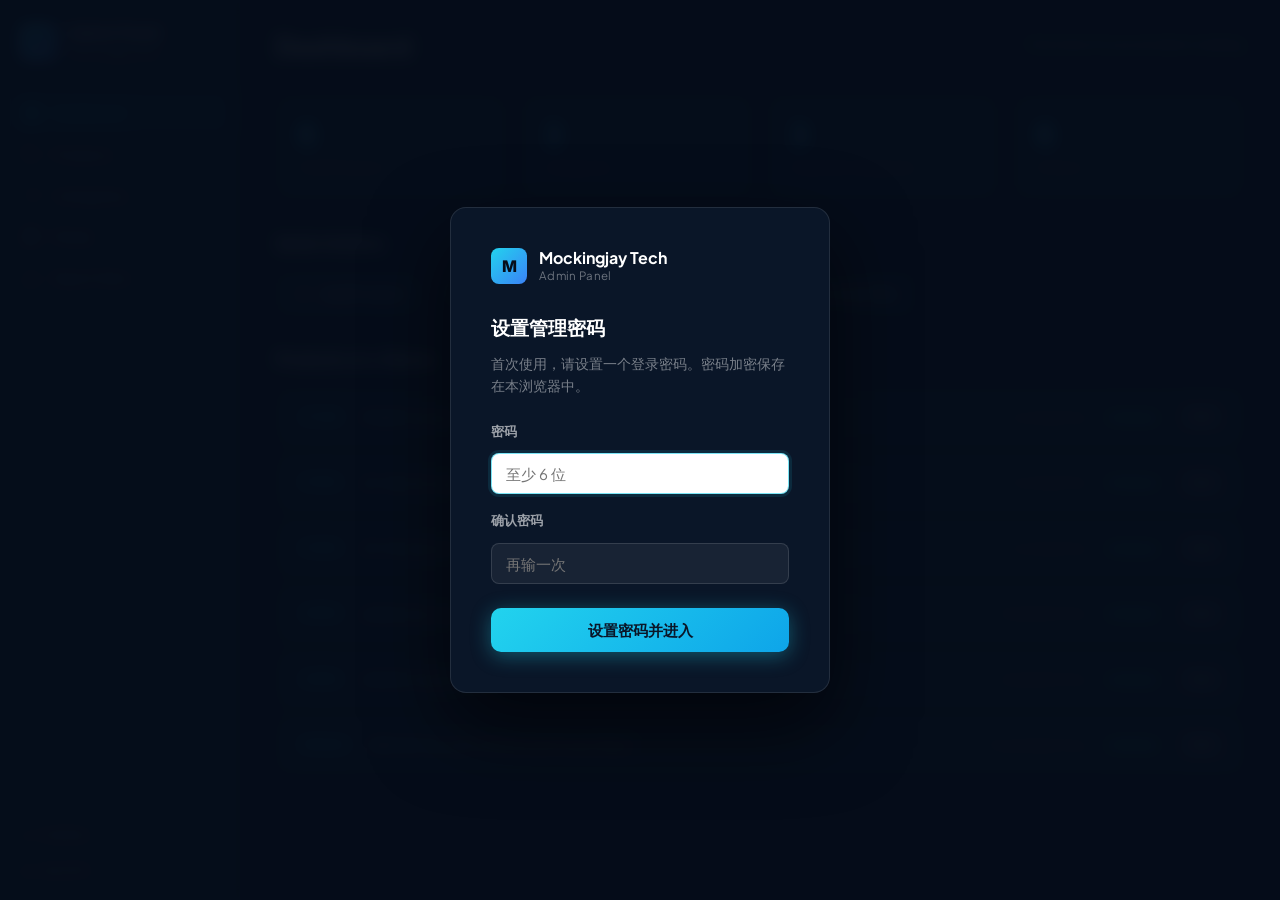
<file: admin.html>
<!DOCTYPE html>
<html lang="en">
<head>
  <meta charset="UTF-8">
  <meta name="viewport" content="width=device-width, initial-scale=1.0">
  <title>Admin Panel | Mockingjay Tech</title>
  <meta name="robots" content="noindex, nofollow">
  <link rel="icon" href="data:image/svg+xml,<svg xmlns='http://www.w3.org/2000/svg' viewBox='0 0 100 100'><rect width='100' height='100' rx='20' fill='%230A1628'/><text y='.9em' font-size='80' x='10'>⚙️</text></svg>">
  <link rel="preconnect" href="https://fonts.googleapis.com">
  <link rel="preconnect" href="https://fonts.gstatic.com" crossorigin>
  <link href="https://fonts.googleapis.com/css2?family=Inter:wght@400;500;600;700;800&family=Plus+Jakarta+Sans:wght@400;500;600;700&display=swap" rel="stylesheet">
  <link rel="stylesheet" href="assets/css/styles.css?v=20260601">
  <link rel="stylesheet" href="assets/css/admin.css?v=20260601">
</head>
<body class="admin-body">

<!-- ══ AUTH OVERLAY ════════════════════════════ -->
<div id="auth-overlay" class="auth-overlay" style="display:none">
  <div class="auth-box">
    <div class="auth-logo">
      <div class="nav-logo-icon">M</div>
      <div>
        <div class="auth-logo-name">Mockingjay Tech</div>
        <div class="auth-logo-sub">Admin Panel</div>
      </div>
    </div>

    <!-- Setup (first time) -->
    <div id="auth-setup" style="display:none">
      <h2 class="auth-title">设置管理密码</h2>
      <p class="auth-desc">首次使用，请设置一个登录密码。密码加密保存在本浏览器中。</p>
      <div class="form-group">
        <label class="form-label">密码</label>
        <input class="form-input" type="password" id="setup-pass" placeholder="至少 6 位" autocomplete="new-password">
      </div>
      <div class="form-group">
        <label class="form-label">确认密码</label>
        <input class="form-input" type="password" id="setup-pass2" placeholder="再输一次" autocomplete="new-password">
      </div>
      <div id="auth-error" class="auth-error" style="display:none"></div>
      <button class="btn-primary" style="width:100%;margin-top:8px;justify-content:center" onclick="MJ_Auth.submitSetup()">设置密码并进入</button>
    </div>

    <!-- Login -->
    <div id="auth-login" style="display:none">
      <h2 class="auth-title">登录后台</h2>
      <p class="auth-desc">请输入管理密码继续。</p>
      <div class="form-group">
        <label class="form-label">密码</label>
        <input class="form-input" type="password" id="login-pass" placeholder="管理密码" autocomplete="current-password">
      </div>
      <div id="auth-error" class="auth-error" style="display:none"></div>
      <button class="btn-primary" style="width:100%;margin-top:8px;justify-content:center" onclick="MJ_Auth.submitLogin()">进入后台</button>
    </div>
  </div>
</div>

<!-- ══ ADMIN LAYOUT ═════════════════════════════ -->
<div class="admin-layout">

  <!-- ─── Sidebar ─── -->
  <aside class="admin-sidebar" id="admin-sidebar">
    <div class="admin-sidebar-header">
      <div class="admin-logo">
        <div class="nav-logo-icon">M</div>
        <div>
          <div style="color:var(--white);font-weight:700;font-size:0.9375rem">Admin Panel</div>
          <div style="color:var(--text-muted);font-size:0.75rem">Mockingjay Tech</div>
        </div>
      </div>
    </div>

    <nav class="admin-nav">
      <a href="#" class="admin-nav-item active" data-section="dashboard">
        <svg width="18" height="18" viewBox="0 0 24 24" fill="none" stroke="currentColor" stroke-width="2"><rect x="3" y="3" width="7" height="7"/><rect x="14" y="3" width="7" height="7"/><rect x="14" y="14" width="7" height="7"/><rect x="3" y="14" width="7" height="7"/></svg>
        Dashboard
      </a>
      <a href="#" class="admin-nav-item" data-section="products">
        <svg width="18" height="18" viewBox="0 0 24 24" fill="none" stroke="currentColor" stroke-width="2"><path d="M20.59 13.41l-7.17 7.17a2 2 0 01-2.83 0L2 12V2h10l8.59 8.59a2 2 0 010 2.82z"/><line x1="7" y1="7" x2="7.01" y2="7"/></svg>
        Products
      </a>
      <a href="#" class="admin-nav-item" data-section="categories">
        <svg width="18" height="18" viewBox="0 0 24 24" fill="none" stroke="currentColor" stroke-width="2"><line x1="8" y1="6" x2="21" y2="6"/><line x1="8" y1="12" x2="21" y2="12"/><line x1="8" y1="18" x2="21" y2="18"/><line x1="3" y1="6" x2="3.01" y2="6"/><line x1="3" y1="12" x2="3.01" y2="12"/><line x1="3" y1="18" x2="3.01" y2="18"/></svg>
        Categories
      </a>
      <a href="#" class="admin-nav-item" data-section="media">
        <svg width="18" height="18" viewBox="0 0 24 24" fill="none" stroke="currentColor" stroke-width="2"><rect x="3" y="3" width="18" height="18" rx="2" ry="2"/><circle cx="8.5" cy="8.5" r="1.5"/><polyline points="21 15 16 10 5 21"/></svg>
        Media
      </a>
      <a href="#" class="admin-nav-item" data-section="export">
        <svg width="18" height="18" viewBox="0 0 24 24" fill="none" stroke="currentColor" stroke-width="2"><path d="M21 15v4a2 2 0 01-2 2H5a2 2 0 01-2-2v-4"/><polyline points="7 10 12 15 17 10"/><line x1="12" y1="15" x2="12" y2="3"/></svg>
        Export Data
      </a>
    </nav>

    <div class="admin-sidebar-footer">
      <a href="index.html" target="_blank" class="admin-view-site">
        <svg width="14" height="14" viewBox="0 0 24 24" fill="none" stroke="currentColor" stroke-width="2"><path d="M18 13v6a2 2 0 01-2 2H5a2 2 0 01-2-2V8a2 2 0 012-2h6"/><polyline points="15 3 21 3 21 9"/><line x1="10" y1="14" x2="21" y2="3"/></svg>
        查看网站
      </a>
      <button class="admin-view-site" style="background:none;border:none;cursor:pointer;width:100%;text-align:left" onclick="MJ_Auth.changePassword()">
        <svg width="14" height="14" viewBox="0 0 24 24" fill="none" stroke="currentColor" stroke-width="2"><rect x="3" y="11" width="18" height="11" rx="2" ry="2"/><path d="M7 11V7a5 5 0 0110 0v4"/></svg>
        修改密码
      </button>
    </div>
  </aside>

  <!-- ─── Main ─── -->
  <main class="admin-main" id="admin-main">

    <!-- ═══ DASHBOARD ════════════════════════════ -->
    <section class="admin-section active" id="section-dashboard">
      <div class="admin-section-header">
        <h1>Dashboard</h1>
        <p>Overview of your product catalog</p>
      </div>

      <div class="dashboard-stats" id="dashboard-stats">
        <!-- Rendered by admin.js -->
      </div>

      <div class="dashboard-quick">
        <h3>Quick Actions</h3>
        <div class="quick-actions">
          <button class="quick-action-btn" onclick="MJ_Admin.goSection('products'); MJ_Admin.openProductForm()">
            <svg width="20" height="20" viewBox="0 0 24 24" fill="none" stroke="currentColor" stroke-width="2"><line x1="12" y1="5" x2="12" y2="19"/><line x1="5" y1="12" x2="19" y2="12"/></svg>
            Add Product
          </button>
          <button class="quick-action-btn" onclick="MJ_Admin.goSection('categories'); MJ_Admin.openCategoryForm()">
            <svg width="20" height="20" viewBox="0 0 24 24" fill="none" stroke="currentColor" stroke-width="2"><line x1="12" y1="5" x2="12" y2="19"/><line x1="5" y1="12" x2="19" y2="12"/></svg>
            Add Category
          </button>
          <button class="quick-action-btn" onclick="MJ_Admin.goSection('export')">
            <svg width="20" height="20" viewBox="0 0 24 24" fill="none" stroke="currentColor" stroke-width="2"><path d="M21 15v4a2 2 0 01-2 2H5a2 2 0 01-2-2v-4"/><polyline points="7 10 12 15 17 10"/><line x1="12" y1="15" x2="12" y2="3"/></svg>
            Export data.js
          </button>
          <a href="index.html" target="_blank" class="quick-action-btn">
            <svg width="20" height="20" viewBox="0 0 24 24" fill="none" stroke="currentColor" stroke-width="2"><path d="M1 12s4-8 11-8 11 8 11 8-4 8-11 8-11-8-11-8z"/><circle cx="12" cy="12" r="3"/></svg>
            Preview Site
          </a>
        </div>
      </div>

      <div class="dashboard-recent">
        <h3>Products at a Glance</h3>
        <div id="dashboard-product-list" class="dashboard-product-list">
          <!-- Rendered by admin.js -->
        </div>
      </div>
    </section>

    <!-- ═══ PRODUCTS ══════════════════════════════ -->
    <section class="admin-section" id="section-products">
      <div class="admin-section-header">
        <div>
          <h1>Products</h1>
          <p>Manage your product catalog</p>
        </div>
        <button class="btn-primary" onclick="MJ_Admin.openProductForm()">+ Add Product</button>
      </div>

      <div class="admin-table-wrap">
        <table class="admin-table" id="products-table">
          <thead>
            <tr>
              <th>SKU</th>
              <th>Name</th>
              <th>Category</th>
              <th>Price</th>
              <th>Stock</th>
              <th>Homepage Hero</th>
              <th>Actions</th>
            </tr>
          </thead>
          <tbody id="products-tbody">
            <!-- Rendered by admin.js -->
          </tbody>
        </table>
      </div>
    </section>

    <!-- ═══ CATEGORIES ════════════════════════════ -->
    <section class="admin-section" id="section-categories">
      <div class="admin-section-header">
        <div>
          <h1>Categories</h1>
          <p>Manage product categories</p>
        </div>
        <button class="btn-primary" onclick="MJ_Admin.openCategoryForm()">+ Add Category</button>
      </div>

      <div class="admin-table-wrap">
        <table class="admin-table" id="categories-table">
          <thead>
            <tr>
              <th>Icon</th>
              <th>Name</th>
              <th>Type Code</th>
              <th>Count</th>
              <th>Color</th>
              <th>Featured</th>
              <th>Actions</th>
            </tr>
          </thead>
          <tbody id="categories-tbody">
            <!-- Rendered by admin.js -->
          </tbody>
        </table>
      </div>
    </section>

    <!-- ═══ MEDIA ══════════════════════════════════ -->
    <section class="admin-section" id="section-media">
      <div class="admin-section-header">
        <div>
          <h1>Media Library</h1>
          <p>Images and videos in your <code>/media</code> folder</p>
        </div>
      </div>

      <div class="media-upload-zone" id="media-upload-zone">
        <input type="file" id="media-file-input" multiple accept="image/*,video/*" style="display:none">
        <div class="media-dropzone" onclick="document.getElementById('media-file-input').click()" id="media-dropzone">
          <svg width="48" height="48" viewBox="0 0 24 24" fill="none" stroke="currentColor" stroke-width="1.5"><path d="M21 15v4a2 2 0 01-2 2H5a2 2 0 01-2-2v-4"/><polyline points="17 8 12 3 7 8"/><line x1="12" y1="3" x2="12" y2="15"/></svg>
          <p>Click to upload or drag &amp; drop</p>
          <p style="color:var(--text-muted);font-size:0.8125rem">Images (JPG, PNG, WebP) and Videos (MP4, WebM)</p>
          <p style="color:var(--text-muted);font-size:0.75rem;margin-top:4px">Files will be saved to <code>/media/</code></p>
        </div>
      </div>

      <div id="media-grid" class="media-grid">
        <!-- Rendered by admin.js -->
      </div>
    </section>

    <!-- ═══ EXPORT ═════════════════════════════════ -->
    <section class="admin-section" id="section-export">
      <div class="admin-section-header">
        <h1>Export Data</h1>
        <p>Download or copy your updated <code>data.js</code> file</p>
      </div>

      <div class="export-panel">
        <div class="export-info">
          <h3>如何保存数据</h3>
          <p><strong>本地服务器模式</strong>（推荐）：运行 <code>node admin-server.js</code>，点击"保存 data.js"按钮，修改直接写入 <code>assets/js/data.js</code>，刷新页面即生效。</p>
          <p style="margin-top:10px"><strong>离线模式</strong>：点击"下载 data.js"，用下载的文件替换项目中的 <code>assets/js/data.js</code>，然后重新部署。</p>
          <p style="margin-top:10px;color:rgba(255,255,255,0.35);font-size:0.8125rem">所有改动实时保存在浏览器 localStorage，关闭页面不会丢失。</p>
        </div>

        <div class="export-actions">
          <button class="btn-primary btn-lg" onclick="MJ_Admin.downloadDataJS()">
            <svg width="18" height="18" viewBox="0 0 24 24" fill="none" stroke="currentColor" stroke-width="2"><path d="M21 15v4a2 2 0 01-2 2H5a2 2 0 01-2-2v-4"/><polyline points="7 10 12 15 17 10"/><line x1="12" y1="15" x2="12" y2="3"/></svg>
            下载 data.js
          </button>
          <button class="btn-outline" onclick="MJ_Admin.copyDataJS()">
            <svg width="18" height="18" viewBox="0 0 24 24" fill="none" stroke="currentColor" stroke-width="2"><rect x="9" y="9" width="13" height="13" rx="2" ry="2"/><path d="M5 15H4a2 2 0 01-2-2V4a2 2 0 012-2h9a2 2 0 012 2v1"/></svg>
            Copy to Clipboard
          </button>
          <button class="btn-outline btn-danger" onclick="MJ_Admin.resetToDefault()">
            <svg width="18" height="18" viewBox="0 0 24 24" fill="none" stroke="currentColor" stroke-width="2"><polyline points="1 4 1 10 7 10"/><path d="M3.51 15a9 9 0 102.13-9.36L1 10"/></svg>
            Reset to Default
          </button>
        </div>

        <div class="export-preview">
          <div class="export-preview-header">
            <span>data.js Preview</span>
            <button class="export-refresh-btn" onclick="MJ_Admin.refreshPreview()">Refresh</button>
          </div>
          <pre id="export-preview-code" class="export-code"></pre>
        </div>
      </div>
    </section>

  </main>
</div>

<!-- ══ PRODUCT MODAL ════════════════════════════ -->
<div class="admin-modal" id="product-modal" role="dialog" aria-modal="true" aria-labelledby="product-modal-title">
  <div class="admin-modal-backdrop" onclick="MJ_Admin.closeProductForm()"></div>
  <div class="admin-modal-content admin-modal-large">
    <div class="admin-modal-header">
      <h2 id="product-modal-title">Add Product</h2>
      <button class="admin-modal-close" onclick="MJ_Admin.closeProductForm()" aria-label="Close">✕</button>
    </div>
    <div class="admin-modal-body">
      <form id="product-form" novalidate>
        <input type="hidden" id="pf-edit-index" value="">

        <div class="form-row-2">
          <div class="form-group">
            <label class="form-label">Product Name *</label>
            <input class="form-input" id="pf-name" type="text" required placeholder="e.g. JF168 Cooling Fan">
          </div>
          <div class="form-group">
            <label class="form-label">SKU *</label>
            <input class="form-input" id="pf-sku" type="text" required placeholder="e.g. JF168">
          </div>
        </div>

        <div class="form-row-2">
          <div class="form-group">
            <label class="form-label">Category</label>
            <select class="form-input" id="pf-cat">
              <!-- Populated by admin.js -->
            </select>
          </div>
          <div class="form-group">
            <label class="form-label">Type Code</label>
            <select class="form-input" id="pf-type">
              <!-- Populated by admin.js -->
            </select>
          </div>
        </div>

        <div class="form-row-2">
          <div class="form-group">
            <label class="form-label">Price Display</label>
            <input class="form-input" id="pf-price" type="text" placeholder="e.g. $12.50–$15.00 / pc">
          </div>
          <div class="form-group">
            <label class="form-label">Trade Note</label>
            <input class="form-input" id="pf-trade" type="text" placeholder="e.g. Bulk Price Available">
          </div>
        </div>

        <div class="form-row-2">
          <div class="form-group">
            <label class="form-label">Stock Status</label>
            <select class="form-input" id="pf-stock">
              <option value="in">In Stock</option>
              <option value="low">Low Stock</option>
              <option value="back">Backordered</option>
            </select>
          </div>
          <div class="form-group form-group-toggle">
            <label class="form-label">Homepage Hero Product</label>
            <label class="toggle">
              <input type="checkbox" id="pf-homepage-hero">
              <span class="toggle-slider"></span>
            </label>
          </div>
        </div>

        <div class="form-group">
          <label class="form-label">Tags (comma separated)</label>
          <input class="form-input" id="pf-tags" type="text" placeholder="e.g. 199 Speeds, 9000mAh, 12h Runtime">
        </div>

        <div class="form-group">
          <label class="form-label">Product Images (gallery, one media path per line)</label>
          <textarea class="form-input form-textarea" id="pf-images" rows="4" placeholder="media/jf168-main.jpg&#10;media/jf168-detail-01.jpg"></textarea>
          <div class="media-select-actions">
            <button type="button" class="btn-add-item" onclick="MJ_Admin.openMediaPicker('product-images')">+ Select from Media</button>
          </div>
          <p class="form-help">These images drive product cards and the product detail gallery. Upload files in Media Library first, then select them here.</p>
        </div>

        <div class="form-group">
          <label class="form-label">Video Path</label>
          <input class="form-input" id="pf-video" type="text" placeholder="media/jf168-demo.mp4">
        </div>

        <div class="form-group">
          <label class="form-label">Color Options (optional)</label>
          <p class="form-help">Each color controls the color dot. The Image Path is optional; if filled, clicking that color on the product detail page switches to that color image.</p>
          <div id="pf-colors-list" class="dynamic-list">
            <!-- Rendered by admin.js -->
          </div>
          <button type="button" class="btn-add-item" onclick="MJ_Admin.addColorRow()">+ Add Color</button>
        </div>

        <hr class="form-divider">
        <p class="form-section-label">Product Detail (for product page)</p>

        <div class="form-group">
          <label class="form-label">Description</label>
          <textarea class="form-input form-textarea" id="pf-description" rows="3" placeholder="Full product description..."></textarea>
        </div>

        <div class="form-group">
          <label class="form-label">Specifications (JSON)</label>
          <textarea class="form-input form-textarea form-mono" id="pf-specs" rows="6" placeholder='{"Battery": "9000mAh", "Runtime": "Up to 12h"}'></textarea>
        </div>

        <div class="form-group">
          <label class="form-label">Key Features (one per line)</label>
          <textarea class="form-input form-textarea" id="pf-features" rows="4" placeholder="199 adjustable speed levels&#10;USB-C fast charging"></textarea>
        </div>

        <div class="form-group">
          <label class="form-label">Applications (one per line)</label>
          <textarea class="form-input form-textarea" id="pf-applications" rows="3" placeholder="Office & Desk&#10;Outdoor Sports"></textarea>
        </div>

        <div class="form-group">
          <label class="form-label">Customization Options (one per line)</label>
          <textarea class="form-input form-textarea" id="pf-customization" rows="3" placeholder="Custom color (Pantone)&#10;Private label packaging"></textarea>
        </div>

        <div class="form-row-2">
          <div class="form-group">
            <label class="form-label">MOQ</label>
            <input class="form-input" id="pf-moq" type="text" placeholder="e.g. 500 pcs">
          </div>
          <div class="form-group">
            <label class="form-label">Lead Time</label>
            <input class="form-input" id="pf-leadtime" type="text" placeholder="e.g. 15-20 business days">
          </div>
        </div>

        <div class="form-group">
          <label class="form-label">Package Info</label>
          <textarea class="form-input form-textarea" id="pf-package" rows="3" placeholder="Retail box: 160×90×60mm&#10;Master carton: 50 pcs / 12kg"></textarea>
        </div>

      </form>
    </div>
    <div class="admin-modal-footer">
      <button class="btn-outline" onclick="MJ_Admin.closeProductForm()">Cancel</button>
      <button class="btn-primary" onclick="MJ_Admin.saveProduct()">Save Product</button>
    </div>
  </div>
</div>

<!-- ══ CATEGORY MODAL ═══════════════════════════ -->
<div class="admin-modal" id="category-modal" role="dialog" aria-modal="true" aria-labelledby="category-modal-title">
  <div class="admin-modal-backdrop" onclick="MJ_Admin.closeCategoryForm()"></div>
  <div class="admin-modal-content">
    <div class="admin-modal-header">
      <h2 id="category-modal-title">Add Category</h2>
      <button class="admin-modal-close" onclick="MJ_Admin.closeCategoryForm()" aria-label="Close">✕</button>
    </div>
    <div class="admin-modal-body">
      <form id="category-form" novalidate>
        <input type="hidden" id="cf-edit-index" value="">

        <div class="form-row-2">
          <div class="form-group">
            <label class="form-label">Category Name *</label>
            <input class="form-input" id="cf-name" type="text" required placeholder="e.g. Cooling Fans">
          </div>
          <div class="form-group">
            <label class="form-label">Type Code *</label>
            <input class="form-input" id="cf-type" type="text" required placeholder="e.g. COOLING" style="text-transform:uppercase">
          </div>
        </div>

        <div class="form-row-2">
          <div class="form-group">
            <label class="form-label">Short Code</label>
            <input class="form-input" id="cf-code" type="text" placeholder="e.g. CF">
          </div>
          <div class="form-group">
            <label class="form-label">Product Count Display</label>
            <input class="form-input" id="cf-count" type="text" placeholder="e.g. 8 Products">
          </div>
        </div>

        <div class="form-row-2">
          <div class="form-group">
            <label class="form-label">Icon (emoji or text)</label>
            <input class="form-input" id="cf-icon" type="text" placeholder="e.g. ❄️">
          </div>
          <div class="form-group">
            <label class="form-label">Color (hex)</label>
            <div style="display:flex;gap:8px;align-items:center">
              <input class="form-input" id="cf-color" type="text" placeholder="#22D3EE" style="flex:1">
              <input type="color" id="cf-color-picker" value="#22D3EE" style="width:40px;height:40px;border:none;background:none;cursor:pointer;border-radius:8px" oninput="document.getElementById('cf-color').value=this.value">
            </div>
          </div>
        </div>

        <div class="form-group">
          <label class="form-label">Description</label>
          <textarea class="form-input form-textarea" id="cf-description" rows="2" placeholder="Short category description for the homepage card"></textarea>
        </div>

        <div class="form-group form-group-toggle">
          <label class="form-label">Featured Category</label>
          <label class="toggle">
            <input type="checkbox" id="cf-featured">
            <span class="toggle-slider"></span>
          </label>
        </div>

      </form>
    </div>
    <div class="admin-modal-footer">
      <button class="btn-outline" onclick="MJ_Admin.closeCategoryForm()">Cancel</button>
      <button class="btn-primary" onclick="MJ_Admin.saveCategory()">Save Category</button>
    </div>
  </div>
</div>

<!-- MEDIA PICKER MODAL -->
<div class="admin-modal" id="media-picker-modal" role="dialog" aria-modal="true" aria-labelledby="media-picker-title">
  <div class="admin-modal-backdrop" onclick="MJ_Admin.closeMediaPicker()"></div>
  <div class="admin-modal-content admin-modal-large">
    <div class="admin-modal-header">
      <h2 id="media-picker-title">Select Media</h2>
      <button class="admin-modal-close" onclick="MJ_Admin.closeMediaPicker()" aria-label="Close">✕</button>
    </div>
    <div class="admin-modal-body">
      <p class="form-help">Choose an uploaded image from Media Library. New files should be uploaded in the Media section first.</p>
      <div id="media-picker-grid" class="media-picker-grid"></div>
    </div>
    <div class="admin-modal-footer">
      <button class="btn-primary" id="media-picker-add-btn" onclick="MJ_Admin.chooseSelectedMedia()" style="display:none">Add Selected</button>
      <button class="btn-outline" onclick="MJ_Admin.closeMediaPicker()">Cancel</button>
    </div>
  </div>
</div>

<!-- DELETE CONFIRM MODAL -->
<div class="admin-modal" id="delete-modal" role="dialog" aria-modal="true">
  <div class="admin-modal-backdrop" onclick="MJ_Admin.closeDeleteConfirm()"></div>
  <div class="admin-modal-content admin-modal-small">
    <div class="admin-modal-header">
      <h2>Confirm Delete</h2>
      <button class="admin-modal-close" onclick="MJ_Admin.closeDeleteConfirm()" aria-label="Close">✕</button>
    </div>
    <div class="admin-modal-body">
      <p id="delete-confirm-msg" style="color:var(--text-muted)">Are you sure you want to delete this item?</p>
    </div>
    <div class="admin-modal-footer">
      <button class="btn-outline" onclick="MJ_Admin.closeDeleteConfirm()">Cancel</button>
      <button class="btn-primary btn-danger" id="delete-confirm-btn" onclick="MJ_Admin.confirmDelete()">Delete</button>
    </div>
  </div>
</div>

<script src="assets/js/data.js?v=20260602"></script>
<script src="assets/js/admin.js?v=20260602"></script>
</body>
</html>
</file>
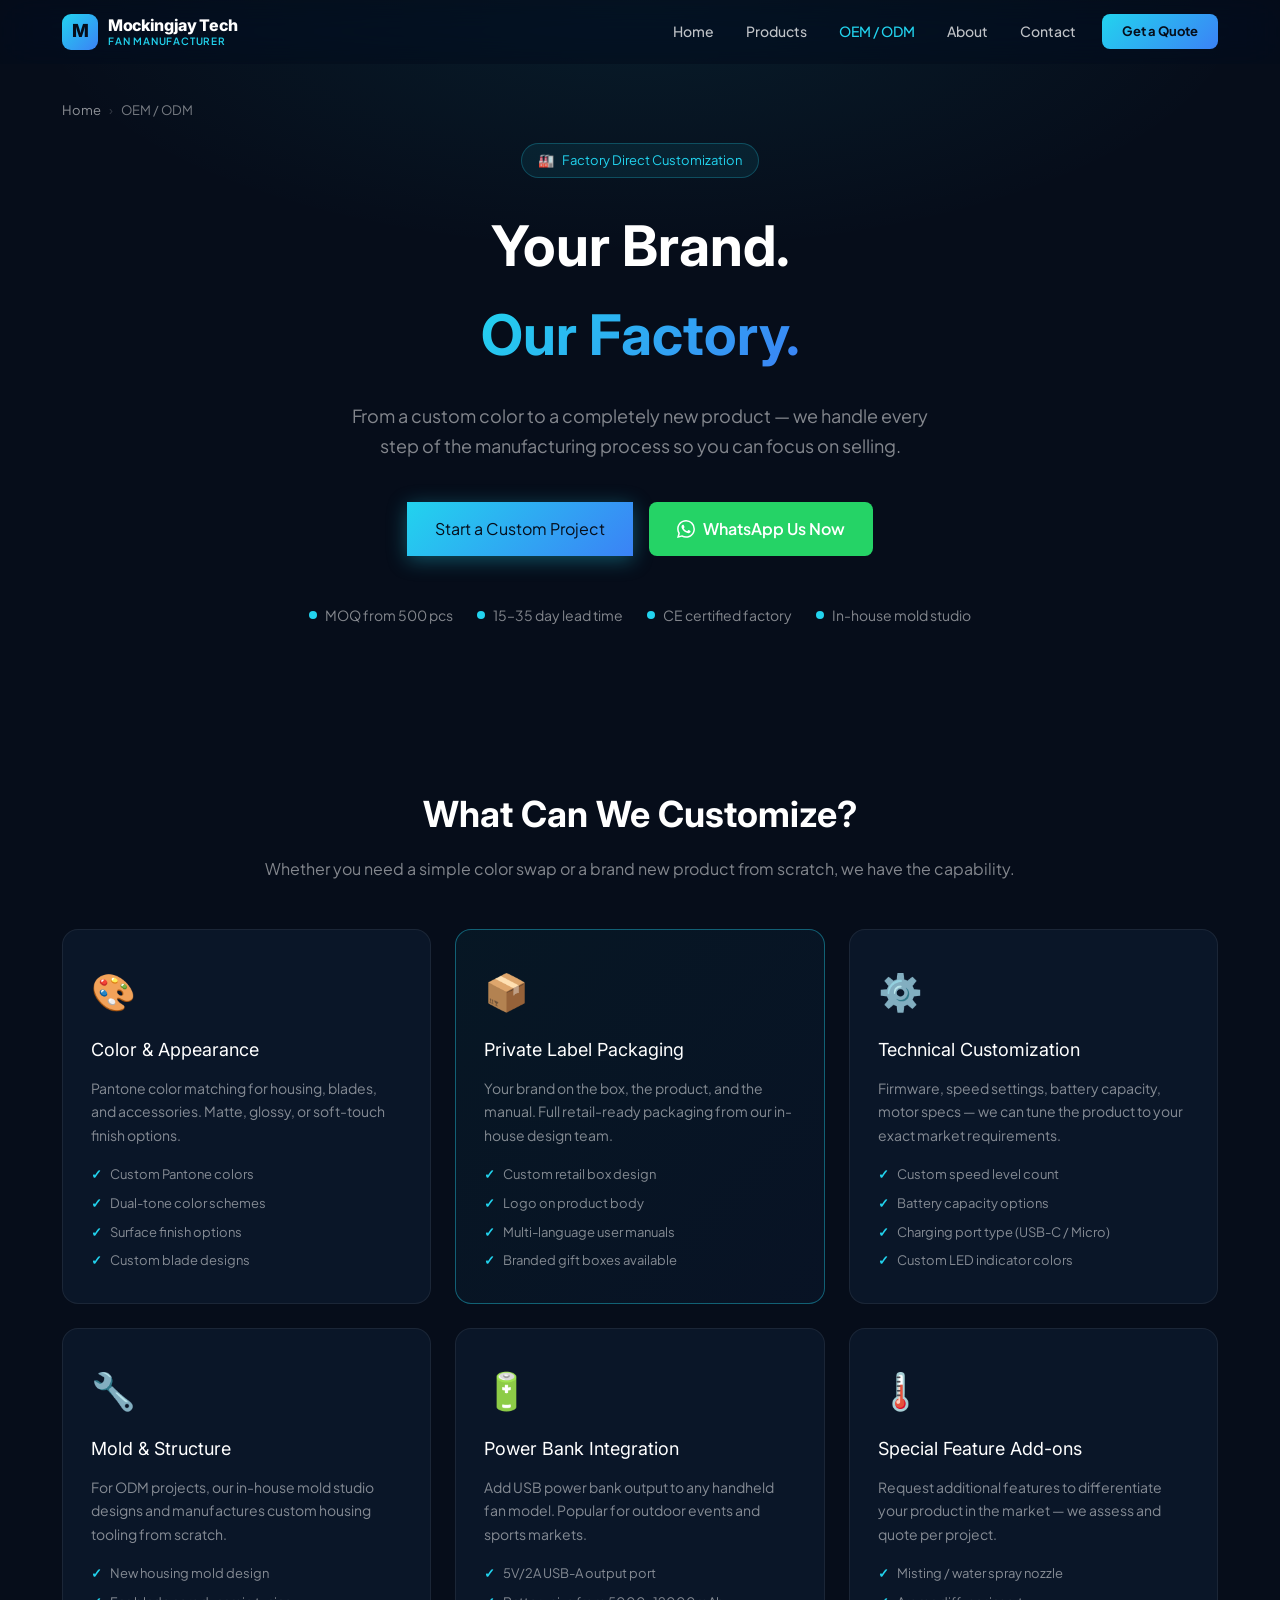
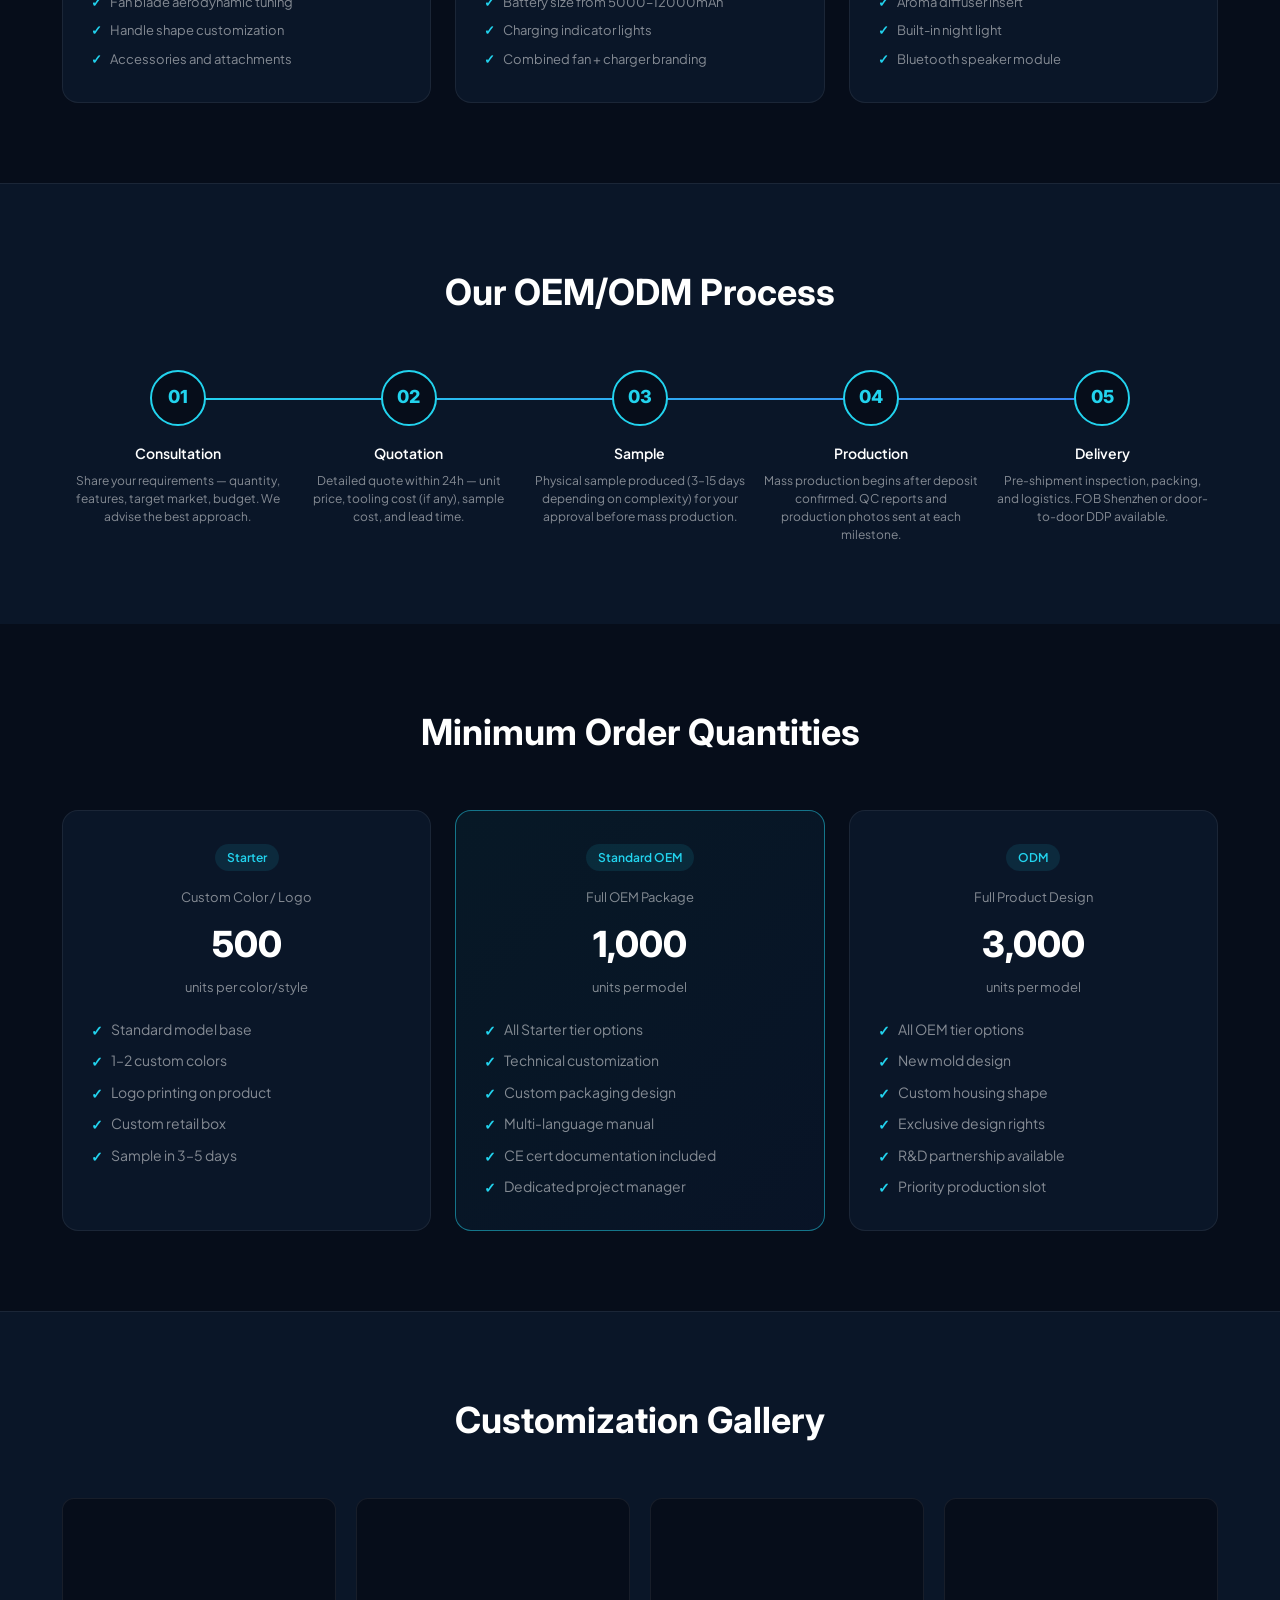
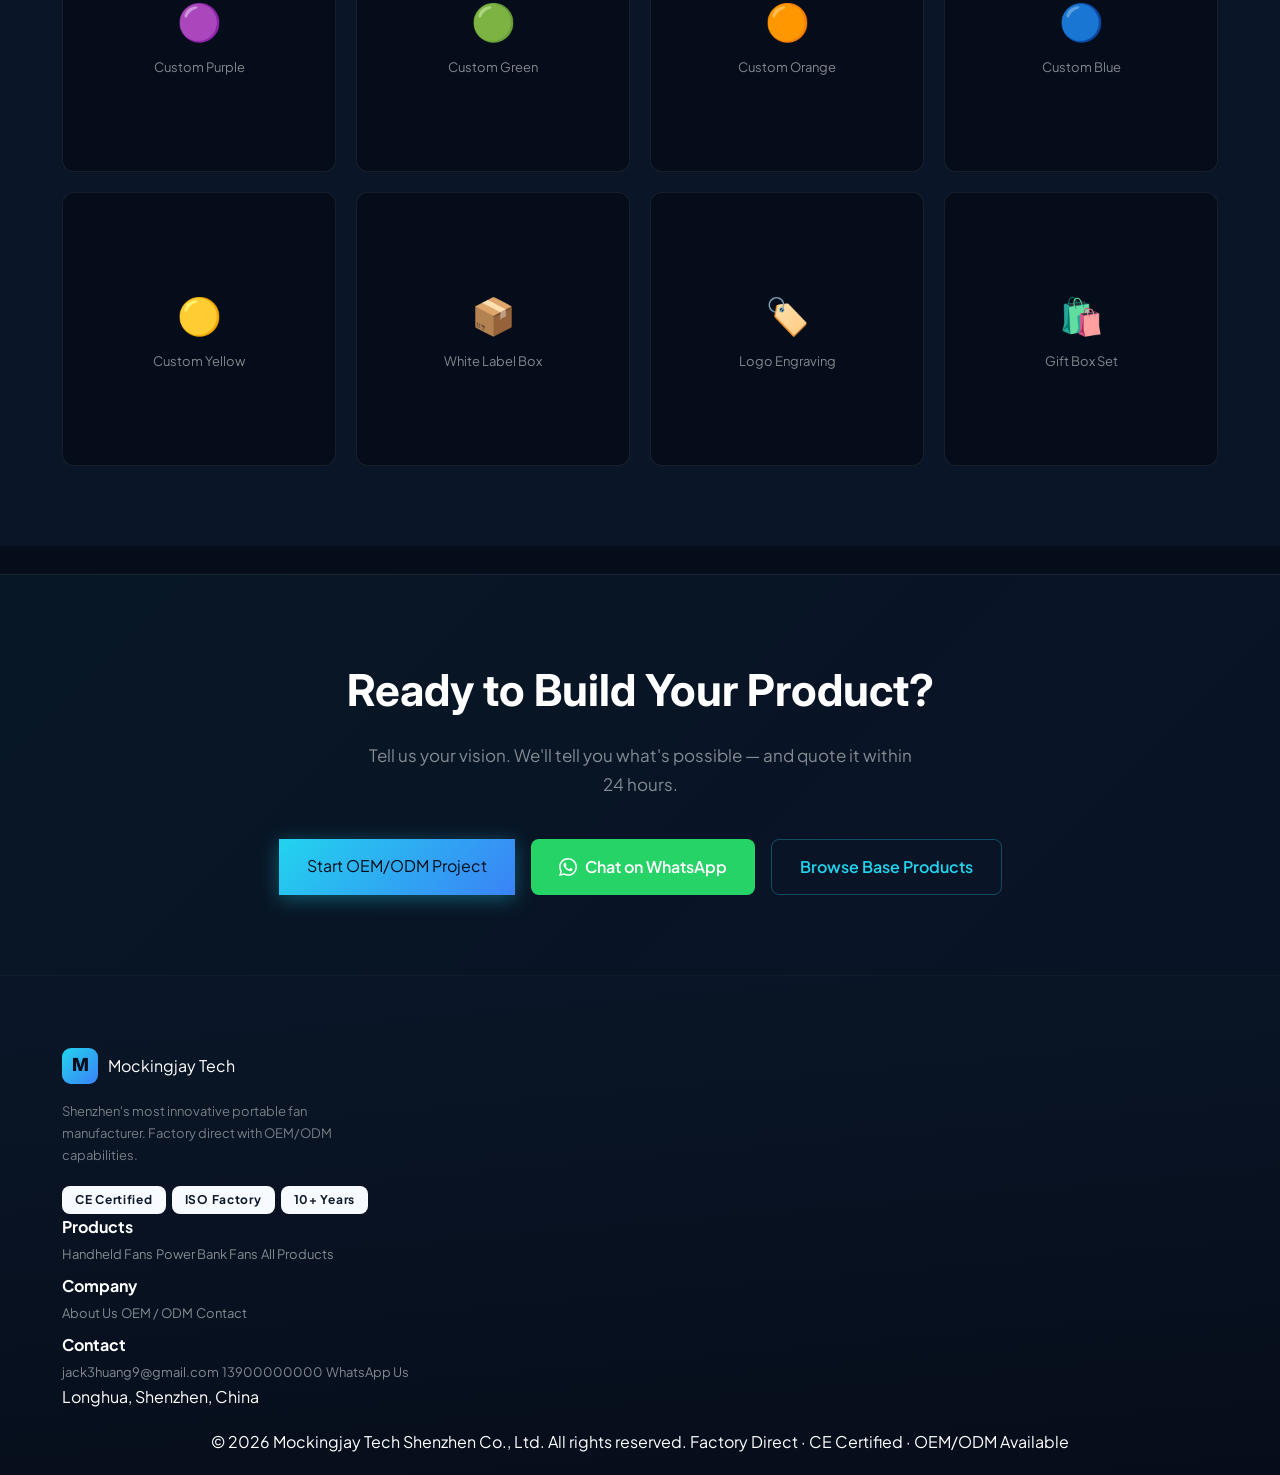
<file: oem.html>
<!DOCTYPE html>
<html lang="en">
<head>
  <meta charset="UTF-8">
  <meta name="viewport" content="width=device-width, initial-scale=1.0">
  <title>OEM / ODM Services | Mockingjay Tech — Custom Fan Manufacturing</title>
  <meta name="description" content="Full OEM/ODM fan customization from Mockingjay Tech — custom colors, private label packaging, firmware, mold design. MOQ 500 pcs. CE certified. Factory direct from Shenzhen.">
  <link rel="canonical" href="https://www.mockingjaytech.com/oem.html">
  <meta property="og:type" content="website">
  <meta property="og:title" content="OEM / ODM Fan Manufacturing | Mockingjay Tech">
  <meta property="og:image" content="https://www.mockingjaytech.com/media/og-cover.jpg">
  <link rel="icon" href="data:image/svg+xml,<svg xmlns='http://www.w3.org/2000/svg' viewBox='0 0 100 100'><rect width='100' height='100' rx='20' fill='%230A1628'/><text y='.9em' font-size='80' x='10'>🌀</text></svg>">
  <link rel="preconnect" href="https://fonts.googleapis.com">
  <link rel="preconnect" href="https://fonts.gstatic.com" crossorigin>
  <link href="https://fonts.googleapis.com/css2?family=Inter:wght@400;500;600;700;800&family=Plus+Jakarta+Sans:wght@400;500;600;700&display=swap" rel="stylesheet">
  <link rel="stylesheet" href="assets/css/styles.css?v=20260601">
  <style>
    /* ─── OEM Page Styles ─── */
    .oem-hero { padding: 100px 0 80px; text-align: center; position: relative; overflow: hidden; }
    .oem-hero::before { content: ''; position: absolute; inset: 0; background: radial-gradient(ellipse 80% 60% at 50% 0%, rgba(34,211,238,0.08) 0%, transparent 60%); pointer-events: none; }
    .oem-hero-eyebrow { display: inline-flex; align-items: center; gap: 8px; background: rgba(34,211,238,0.08); border: 1px solid rgba(34,211,238,0.25); border-radius: 100px; padding: 6px 16px; font-size: 0.8125rem; color: var(--ice); margin-bottom: 24px; }
    .oem-hero h1 { font-family: var(--font-d); font-size: clamp(2rem,5vw,3.5rem); color: var(--white); margin-bottom: 20px; }
    .oem-hero h1 span { background: linear-gradient(135deg, var(--ice), var(--blue)); -webkit-background-clip: text; -webkit-text-fill-color: transparent; background-clip: text; }
    .oem-hero p { color: var(--text-muted); font-size: 1.125rem; max-width: 600px; margin: 0 auto 40px; line-height: 1.7; }
    .oem-hero-btns { display: flex; gap: 16px; justify-content: center; flex-wrap: wrap; }
    .oem-hero-badges { display: flex; gap: 24px; justify-content: center; flex-wrap: wrap; margin-top: 48px; }
    .oem-hero-badge { display: flex; align-items: center; gap: 8px; color: var(--text-muted); font-size: 0.875rem; }
    .oem-hero-badge-dot { width: 8px; height: 8px; border-radius: 50%; background: var(--ice); }

    .oem-options { padding: 80px 0; }
    .oem-options h2 { font-family: var(--font-d); font-size: clamp(1.5rem,3vw,2.25rem); color: var(--white); margin-bottom: 12px; text-align: center; }
    .oem-options-sub { color: var(--text-muted); text-align: center; margin-bottom: 48px; }
    .oem-options-grid { display: grid; grid-template-columns: repeat(3, 1fr); gap: 24px; }
    .oem-option-card { background: var(--card); border: 1px solid var(--border); border-radius: 16px; padding: 32px 28px; transition: border-color 0.3s, transform 0.3s; }
    .oem-option-card:hover { border-color: var(--ice-dim); transform: translateY(-6px); }
    .oem-option-card.featured { border-color: rgba(34,211,238,0.4); background: linear-gradient(135deg, rgba(34,211,238,0.05), rgba(59,130,246,0.05)); }
    .oem-option-icon { font-size: 36px; margin-bottom: 16px; }
    .oem-option-name { font-family: var(--font-d); font-size: 1.125rem; color: var(--white); margin-bottom: 12px; }
    .oem-option-desc { color: var(--text-muted); font-size: 0.875rem; line-height: 1.7; margin-bottom: 16px; }
    .oem-option-items { list-style: none; display: flex; flex-direction: column; gap: 8px; }
    .oem-option-items li { color: var(--text-muted); font-size: 0.8125rem; display: flex; align-items: center; gap: 8px; }
    .oem-option-items li::before { content: '✓'; color: var(--ice); font-weight: 700; flex-shrink: 0; }

    .oem-process { padding: 80px 0; background: var(--card); border-top: 1px solid var(--border); }
    .oem-process h2 { font-family: var(--font-d); font-size: clamp(1.5rem,3vw,2.25rem); color: var(--white); margin-bottom: 48px; text-align: center; }
    .process-steps { display: grid; grid-template-columns: repeat(5, 1fr); gap: 0; position: relative; }
    .process-steps::before { content: ''; position: absolute; top: 28px; left: 10%; right: 10%; height: 2px; background: linear-gradient(to right, var(--ice), var(--blue)); z-index: 0; }
    .process-step { text-align: center; position: relative; z-index: 1; padding: 0 8px; }
    .process-step-num { width: 56px; height: 56px; border-radius: 50%; background: var(--bg); border: 2px solid var(--ice); display: flex; align-items: center; justify-content: center; margin: 0 auto 16px; font-family: var(--font-d); font-size: 1.125rem; font-weight: 800; color: var(--ice); }
    .process-step-name { color: var(--white); font-weight: 600; font-size: 0.875rem; margin-bottom: 8px; }
    .process-step-desc { color: var(--text-muted); font-size: 0.75rem; line-height: 1.5; }

    .oem-moq { padding: 80px 0; }
    .oem-moq h2 { font-family: var(--font-d); font-size: clamp(1.5rem,3vw,2.25rem); color: var(--white); margin-bottom: 48px; text-align: center; }
    .moq-grid { display: grid; grid-template-columns: repeat(3, 1fr); gap: 24px; }
    .moq-card { background: var(--card); border: 1px solid var(--border); border-radius: 16px; padding: 32px 28px; text-align: center; transition: border-color 0.3s; }
    .moq-card.highlight { border-color: rgba(34,211,238,0.5); background: linear-gradient(135deg, rgba(34,211,238,0.06), rgba(59,130,246,0.06)); }
    .moq-badge { display: inline-block; background: rgba(34,211,238,0.1); color: var(--ice); font-size: 0.75rem; font-weight: 600; padding: 4px 12px; border-radius: 100px; margin-bottom: 16px; }
    .moq-label { color: var(--text-muted); font-size: 0.8125rem; margin-bottom: 8px; }
    .moq-qty { font-family: var(--font-d); font-size: 2.25rem; font-weight: 800; color: var(--white); margin-bottom: 4px; }
    .moq-unit { color: var(--text-muted); font-size: 0.8125rem; margin-bottom: 20px; }
    .moq-features { list-style: none; text-align: left; display: flex; flex-direction: column; gap: 8px; }
    .moq-features li { color: var(--text-muted); font-size: 0.875rem; display: flex; gap: 8px; align-items: flex-start; }
    .moq-features li::before { content: '✓'; color: var(--ice); font-weight: 700; flex-shrink: 0; margin-top: 1px; }

    .oem-showcase { padding: 80px 0; background: var(--card); border-top: 1px solid var(--border); }
    .oem-showcase h2 { font-family: var(--font-d); font-size: clamp(1.5rem,3vw,2.25rem); color: var(--white); margin-bottom: 48px; text-align: center; }
    .showcase-grid { display: grid; grid-template-columns: repeat(4, 1fr); gap: 20px; }
    .showcase-item { background: var(--bg); border: 1px solid var(--border); border-radius: 12px; aspect-ratio: 1; display: flex; flex-direction: column; align-items: center; justify-content: center; gap: 8px; font-size: 36px; transition: border-color 0.3s; }
    .showcase-item:hover { border-color: var(--ice-dim); }
    .showcase-item-label { color: var(--text-muted); font-size: 0.8125rem; }

    .oem-cta { padding: 80px 0; text-align: center; background: linear-gradient(135deg, rgba(34,211,238,0.05) 0%, rgba(59,130,246,0.05) 100%); border-top: 1px solid var(--border); }
    .oem-cta h2 { font-family: var(--font-d); font-size: clamp(1.75rem,4vw,2.75rem); color: var(--white); margin-bottom: 16px; }
    .oem-cta p { color: var(--text-muted); font-size: 1.0625rem; max-width: 560px; margin: 0 auto 40px; line-height: 1.7; }
    .oem-cta-btns { display: flex; gap: 16px; justify-content: center; flex-wrap: wrap; }

    @media (max-width: 1024px) { .process-steps { grid-template-columns: repeat(3, 1fr); gap: 24px; } .process-steps::before { display: none; } }
    @media (max-width: 768px) { .oem-options-grid, .moq-grid, .showcase-grid { grid-template-columns: 1fr; } }
    @media (max-width: 640px) { .showcase-grid { grid-template-columns: repeat(2, 1fr); } }
  </style>
</head>
<body>

<!-- ══ NAVIGATION ══════════════════════════════ -->
<nav class="site-nav" role="navigation" aria-label="Main navigation">
  <div class="cw nav-inner">
    <a href="index.html" class="nav-logo" aria-label="Mockingjay Tech Home">
      <div class="nav-logo-icon">M</div>
      <div class="nav-logo-text">
        <span class="nav-logo-name">Mockingjay Tech</span>
        <span class="nav-logo-tag">Fan Manufacturer</span>
      </div>
    </a>
    <div class="nav-links">
      <a href="index.html" class="nav-link">Home</a>
      <a href="category.html" class="nav-link">Products</a>      <a href="oem.html" class="nav-link active">OEM / ODM</a>
      <a href="about.html" class="nav-link">About</a>
      <a href="contact.html" class="nav-link">Contact</a>
      <a href="contact.html" class="nav-cta">Get a Quote</a>
    </div>
    <button class="nav-hamburger" aria-label="Toggle menu" aria-expanded="false">
      <span></span><span></span><span></span>
    </button>
  </div>
</nav>
<nav class="nav-mobile" role="navigation" aria-label="Mobile navigation">
  <a href="index.html">Home</a>
  <a href="category.html">Products</a>  <a href="oem.html">OEM / ODM</a>
  <a href="about.html">About Us</a>
  <a href="contact.html">Contact</a>
  <a href="contact.html" class="nav-cta">Get a Quote →</a>
</nav>

<!-- ══ OEM HERO ══════════════════════════════════ -->
<section class="oem-hero">
  <div class="cw">
    <nav class="breadcrumb oem-breadcrumb fade-up" aria-label="Breadcrumb">
      <a href="index.html">Home</a>
      <span class="breadcrumb-sep">›</span>
      <span>OEM / ODM</span>
    </nav>
    <div class="oem-hero-eyebrow fade-up">
      <span>🏭</span>
      <span>Factory Direct Customization</span>
    </div>
    <h1 class="fade-up">Your Brand.<br><span>Our Factory.</span></h1>
    <p class="fade-up">From a custom color to a completely new product — we handle every step of the manufacturing process so you can focus on selling.</p>
    <div class="oem-hero-btns fade-up">
      <a href="contact.html?type=oem" class="btn-primary btn-lg">Start a Custom Project</a>
      <a href="https://wa.me/13900000000" target="_blank" rel="noopener" class="btn-whatsapp btn-lg">
        <svg width="18" height="18" viewBox="0 0 24 24" fill="currentColor"><path d="M17.472 14.382c-.297-.149-1.758-.867-2.03-.967-.273-.099-.471-.148-.67.15-.197.297-.767.966-.94 1.164-.173.199-.347.223-.644.075-.297-.15-1.255-.463-2.39-1.475-.883-.788-1.48-1.761-1.653-2.059-.173-.297-.018-.458.13-.606.134-.133.298-.347.446-.52.149-.174.198-.298.298-.497.099-.198.05-.371-.025-.52-.075-.149-.669-1.612-.916-2.207-.242-.579-.487-.5-.669-.51-.173-.008-.371-.01-.57-.01-.198 0-.52.074-.792.372-.272.297-1.04 1.016-1.04 2.479 0 1.462 1.065 2.875 1.213 3.074.149.198 2.096 3.2 5.077 4.487.709.306 1.262.489 1.694.625.712.227 1.36.195 1.871.118.571-.085 1.758-.719 2.006-1.413.248-.694.248-1.289.173-1.413-.074-.124-.272-.198-.57-.347m-5.421 7.403h-.004a9.87 9.87 0 01-5.031-1.378l-.361-.214-3.741.982.998-3.648-.235-.374a9.86 9.86 0 01-1.51-5.26c.001-5.45 4.436-9.884 9.888-9.884 2.64 0 5.122 1.03 6.988 2.898a9.825 9.825 0 012.893 6.994c-.003 5.45-4.437 9.884-9.885 9.884m8.413-18.297A11.815 11.815 0 0012.05 0C5.495 0 .16 5.335.157 11.892c0 2.096.547 4.142 1.588 5.945L.057 24l6.305-1.654a11.882 11.882 0 005.683 1.448h.005c6.554 0 11.89-5.335 11.893-11.893a11.821 11.821 0 00-3.48-8.413z"/></svg>
        WhatsApp Us Now
      </a>
    </div>
    <div class="oem-hero-badges fade-up">
      <div class="oem-hero-badge"><div class="oem-hero-badge-dot"></div>MOQ from 500 pcs</div>
      <div class="oem-hero-badge"><div class="oem-hero-badge-dot"></div>15–35 day lead time</div>
      <div class="oem-hero-badge"><div class="oem-hero-badge-dot"></div>CE certified factory</div>
      <div class="oem-hero-badge"><div class="oem-hero-badge-dot"></div>In-house mold studio</div>
    </div>
  </div>
</section>

<!-- ══ CUSTOMIZATION OPTIONS ════════════════════ -->
<section class="oem-options">
  <div class="cw">
    <h2 class="fade-up">What Can We Customize?</h2>
    <p class="oem-options-sub fade-up">Whether you need a simple color swap or a brand new product from scratch, we have the capability.</p>
    <div class="oem-options-grid">

      <div class="oem-option-card fade-up">
        <div class="oem-option-icon">🎨</div>
        <div class="oem-option-name">Color & Appearance</div>
        <div class="oem-option-desc">Pantone color matching for housing, blades, and accessories. Matte, glossy, or soft-touch finish options.</div>
        <ul class="oem-option-items">
          <li>Custom Pantone colors</li>
          <li>Dual-tone color schemes</li>
          <li>Surface finish options</li>
          <li>Custom blade designs</li>
        </ul>
      </div>

      <div class="oem-option-card featured fade-up">
        <div class="oem-option-icon">📦</div>
        <div class="oem-option-name">Private Label Packaging</div>
        <div class="oem-option-desc">Your brand on the box, the product, and the manual. Full retail-ready packaging from our in-house design team.</div>
        <ul class="oem-option-items">
          <li>Custom retail box design</li>
          <li>Logo on product body</li>
          <li>Multi-language user manuals</li>
          <li>Branded gift boxes available</li>
        </ul>
      </div>

      <div class="oem-option-card fade-up">
        <div class="oem-option-icon">⚙️</div>
        <div class="oem-option-name">Technical Customization</div>
        <div class="oem-option-desc">Firmware, speed settings, battery capacity, motor specs — we can tune the product to your exact market requirements.</div>
        <ul class="oem-option-items">
          <li>Custom speed level count</li>
          <li>Battery capacity options</li>
          <li>Charging port type (USB-C / Micro)</li>
          <li>Custom LED indicator colors</li>
        </ul>
      </div>

      <div class="oem-option-card fade-up">
        <div class="oem-option-icon">🔧</div>
        <div class="oem-option-name">Mold & Structure</div>
        <div class="oem-option-desc">For ODM projects, our in-house mold studio designs and manufactures custom housing tooling from scratch.</div>
        <ul class="oem-option-items">
          <li>New housing mold design</li>
          <li>Fan blade aerodynamic tuning</li>
          <li>Handle shape customization</li>
          <li>Accessories and attachments</li>
        </ul>
      </div>

      <div class="oem-option-card fade-up">
        <div class="oem-option-icon">🔋</div>
        <div class="oem-option-name">Power Bank Integration</div>
        <div class="oem-option-desc">Add USB power bank output to any handheld fan model. Popular for outdoor events and sports markets.</div>
        <ul class="oem-option-items">
          <li>5V/2A USB-A output port</li>
          <li>Battery size from 5000–12000mAh</li>
          <li>Charging indicator lights</li>
          <li>Combined fan + charger branding</li>
        </ul>
      </div>

      <div class="oem-option-card fade-up">
        <div class="oem-option-icon">🌡️</div>
        <div class="oem-option-name">Special Feature Add-ons</div>
        <div class="oem-option-desc">Request additional features to differentiate your product in the market — we assess and quote per project.</div>
        <ul class="oem-option-items">
          <li>Misting / water spray nozzle</li>
          <li>Aroma diffuser insert</li>
          <li>Built-in night light</li>
          <li>Bluetooth speaker module</li>
        </ul>
      </div>

    </div>
  </div>
</section>

<!-- ══ PROCESS ═══════════════════════════════════ -->
<section class="oem-process">
  <div class="cw">
    <h2 class="fade-up">Our OEM/ODM Process</h2>
    <div class="process-steps fade-up">
      <div class="process-step">
        <div class="process-step-num">01</div>
        <div class="process-step-name">Consultation</div>
        <div class="process-step-desc">Share your requirements — quantity, features, target market, budget. We advise the best approach.</div>
      </div>
      <div class="process-step">
        <div class="process-step-num">02</div>
        <div class="process-step-name">Quotation</div>
        <div class="process-step-desc">Detailed quote within 24h — unit price, tooling cost (if any), sample cost, and lead time.</div>
      </div>
      <div class="process-step">
        <div class="process-step-num">03</div>
        <div class="process-step-name">Sample</div>
        <div class="process-step-desc">Physical sample produced (3–15 days depending on complexity) for your approval before mass production.</div>
      </div>
      <div class="process-step">
        <div class="process-step-num">04</div>
        <div class="process-step-name">Production</div>
        <div class="process-step-desc">Mass production begins after deposit confirmed. QC reports and production photos sent at each milestone.</div>
      </div>
      <div class="process-step">
        <div class="process-step-num">05</div>
        <div class="process-step-name">Delivery</div>
        <div class="process-step-desc">Pre-shipment inspection, packing, and logistics. FOB Shenzhen or door-to-door DDP available.</div>
      </div>
    </div>
  </div>
</section>

<!-- ══ MOQ TIERS ═════════════════════════════════ -->
<section class="oem-moq">
  <div class="cw">
    <h2 class="fade-up">Minimum Order Quantities</h2>
    <div class="moq-grid">

      <div class="moq-card fade-up">
        <div class="moq-badge">Starter</div>
        <div class="moq-label">Custom Color / Logo</div>
        <div class="moq-qty">500</div>
        <div class="moq-unit">units per color/style</div>
        <ul class="moq-features">
          <li>Standard model base</li>
          <li>1–2 custom colors</li>
          <li>Logo printing on product</li>
          <li>Custom retail box</li>
          <li>Sample in 3–5 days</li>
        </ul>
      </div>

      <div class="moq-card highlight fade-up">
        <div class="moq-badge">Standard OEM</div>
        <div class="moq-label">Full OEM Package</div>
        <div class="moq-qty">1,000</div>
        <div class="moq-unit">units per model</div>
        <ul class="moq-features">
          <li>All Starter tier options</li>
          <li>Technical customization</li>
          <li>Custom packaging design</li>
          <li>Multi-language manual</li>
          <li>CE cert documentation included</li>
          <li>Dedicated project manager</li>
        </ul>
      </div>

      <div class="moq-card fade-up">
        <div class="moq-badge">ODM</div>
        <div class="moq-label">Full Product Design</div>
        <div class="moq-qty">3,000</div>
        <div class="moq-unit">units per model</div>
        <ul class="moq-features">
          <li>All OEM tier options</li>
          <li>New mold design</li>
          <li>Custom housing shape</li>
          <li>Exclusive design rights</li>
          <li>R&D partnership available</li>
          <li>Priority production slot</li>
        </ul>
      </div>

    </div>
  </div>
</section>

<!-- ══ SHOWCASE ══════════════════════════════════ -->
<section class="oem-showcase">
  <div class="cw">
    <h2 class="fade-up">Customization Gallery</h2>
    <div class="showcase-grid">
      <div class="showcase-item fade-up">
        <span>🟣</span><span class="showcase-item-label">Custom Purple</span>
      </div>
      <div class="showcase-item fade-up">
        <span>🟢</span><span class="showcase-item-label">Custom Green</span>
      </div>
      <div class="showcase-item fade-up">
        <span>🟠</span><span class="showcase-item-label">Custom Orange</span>
      </div>
      <div class="showcase-item fade-up">
        <span>🔵</span><span class="showcase-item-label">Custom Blue</span>
      </div>
      <div class="showcase-item fade-up">
        <span>🟡</span><span class="showcase-item-label">Custom Yellow</span>
      </div>
      <div class="showcase-item fade-up">
        <span>📦</span><span class="showcase-item-label">White Label Box</span>
      </div>
      <div class="showcase-item fade-up">
        <span>🏷️</span><span class="showcase-item-label">Logo Engraving</span>
      </div>
      <div class="showcase-item fade-up">
        <span>🛍️</span><span class="showcase-item-label">Gift Box Set</span>
      </div>
    </div>
  </div>
</section>

<!-- ══ CTA ═══════════════════════════════════════ -->
<section class="oem-cta">
  <div class="cw">
    <h2 class="fade-up">Ready to Build Your Product?</h2>
    <p class="fade-up">Tell us your vision. We'll tell you what's possible — and quote it within 24 hours.</p>
    <div class="oem-cta-btns fade-up">
      <a href="contact.html?type=oem" class="btn-primary btn-lg">Start OEM/ODM Project</a>
      <a href="https://wa.me/13900000000" target="_blank" rel="noopener" class="btn-whatsapp btn-lg">
        <svg width="18" height="18" viewBox="0 0 24 24" fill="currentColor"><path d="M17.472 14.382c-.297-.149-1.758-.867-2.03-.967-.273-.099-.471-.148-.67.15-.197.297-.767.966-.94 1.164-.173.199-.347.223-.644.075-.297-.15-1.255-.463-2.39-1.475-.883-.788-1.48-1.761-1.653-2.059-.173-.297-.018-.458.13-.606.134-.133.298-.347.446-.52.149-.174.198-.298.298-.497.099-.198.05-.371-.025-.52-.075-.149-.669-1.612-.916-2.207-.242-.579-.487-.5-.669-.51-.173-.008-.371-.01-.57-.01-.198 0-.52.074-.792.372-.272.297-1.04 1.016-1.04 2.479 0 1.462 1.065 2.875 1.213 3.074.149.198 2.096 3.2 5.077 4.487.709.306 1.262.489 1.694.625.712.227 1.36.195 1.871.118.571-.085 1.758-.719 2.006-1.413.248-.694.248-1.289.173-1.413-.074-.124-.272-.198-.57-.347m-5.421 7.403h-.004a9.87 9.87 0 01-5.031-1.378l-.361-.214-3.741.982.998-3.648-.235-.374a9.86 9.86 0 01-1.51-5.26c.001-5.45 4.436-9.884 9.888-9.884 2.64 0 5.122 1.03 6.988 2.898a9.825 9.825 0 012.893 6.994c-.003 5.45-4.437 9.884-9.885 9.884m8.413-18.297A11.815 11.815 0 0012.05 0C5.495 0 .16 5.335.157 11.892c0 2.096.547 4.142 1.588 5.945L.057 24l6.305-1.654a11.882 11.882 0 005.683 1.448h.005c6.554 0 11.89-5.335 11.893-11.893a11.821 11.821 0 00-3.48-8.413z"/></svg>
        Chat on WhatsApp
      </a>
      <a href="category.html" class="btn-outline btn-lg">Browse Base Products</a>
    </div>
  </div>
</section>

<!-- ══ FOOTER ══════════════════════════════════ -->
<footer class="site-footer">
  <div class="cw footer-inner">
    <div class="footer-brand">
      <div class="footer-logo">
        <div class="nav-logo-icon">M</div>
        <span>Mockingjay Tech</span>
      </div>
      <p class="footer-tagline">Shenzhen's most innovative portable fan manufacturer. Factory direct with OEM/ODM capabilities.</p>
      <div class="footer-certs">
        <span class="cert-badge">CE Certified</span>
        <span class="cert-badge">ISO Factory</span>
        <span class="cert-badge">10+ Years</span>
      </div>
    </div>
    <div class="footer-links">
      <div class="footer-col">
        <h4>Products</h4>        <a href="category.html?type=HANDHELD&name=Handheld+Fans">Handheld Fans</a>
        <a href="category.html?type=POWERBANK&name=Power+Bank+Fans">Power Bank Fans</a>
        <a href="category.html">All Products</a>
      </div>
      <div class="footer-col">
        <h4>Company</h4>
        <a href="about.html">About Us</a>
        <a href="oem.html">OEM / ODM</a>
        <a href="contact.html">Contact</a>
      </div>
      <div class="footer-col">
        <h4>Contact</h4>
        <a href="mailto:jack3huang9@gmail.com">jack3huang9@gmail.com</a>
        <a href="tel:13900000000">13900000000</a>
        <a href="https://wa.me/13900000000" target="_blank" rel="noopener">WhatsApp Us</a>
        <p class="footer-addr">Longhua, Shenzhen, China</p>
      </div>
    </div>
  </div>
  <div class="footer-bottom">
    <div class="cw">
      <span>© 2026 Mockingjay Tech Shenzhen Co., Ltd. All rights reserved.</span>
      <span>Factory Direct · CE Certified · OEM/ODM Available</span>
    </div>
  </div>
</footer>

<script src="assets/js/data.js?v=20260601"></script>
<script src="assets/js/script.js?v=20260601"></script>
</body>
</html>
</file>
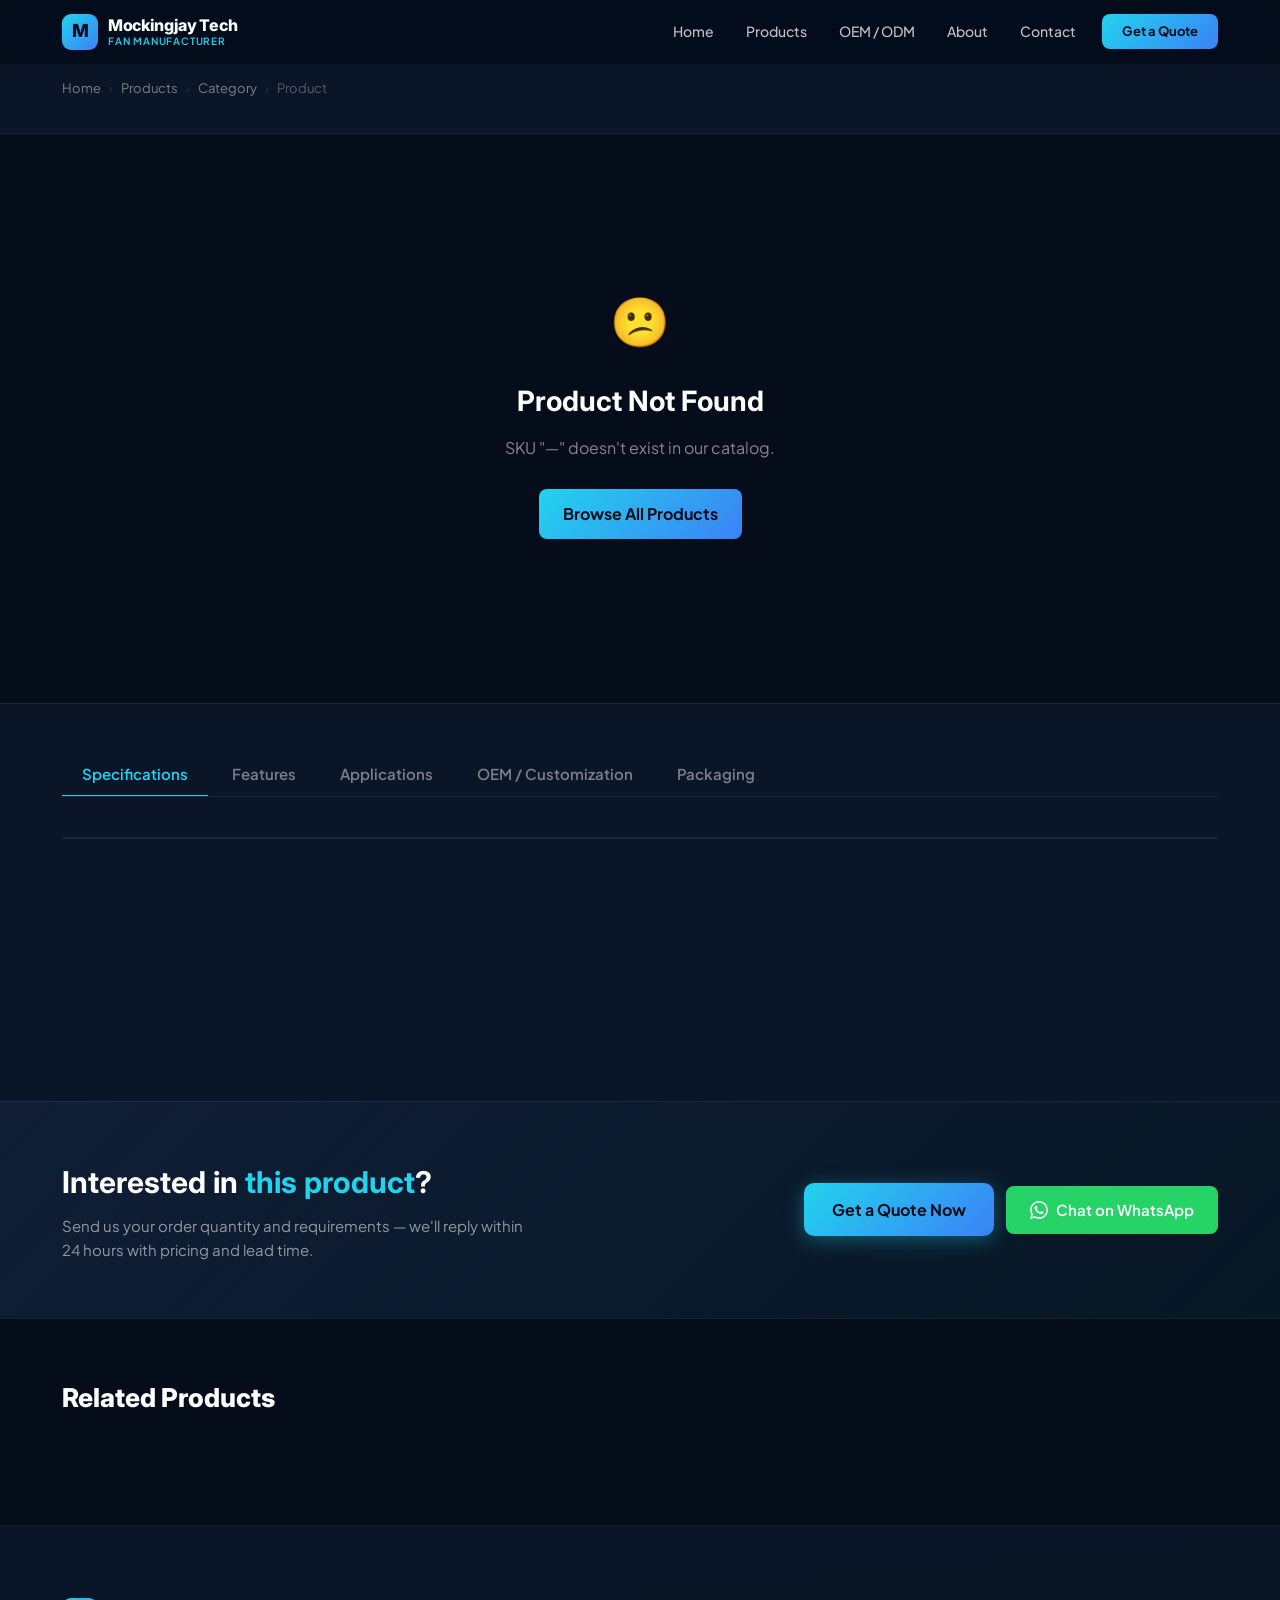
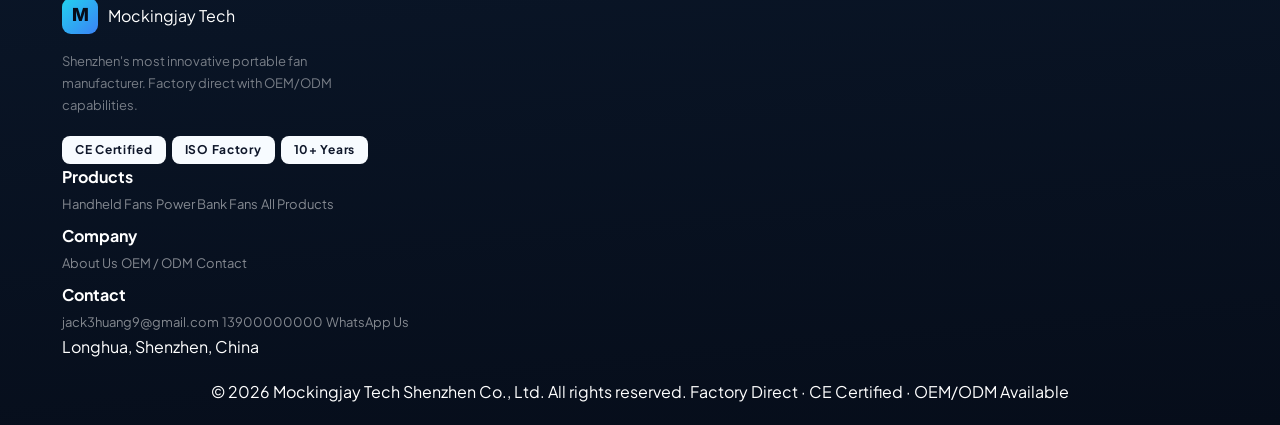
<file: product.html>
<!DOCTYPE html>
<html lang="en">
<head>
  <meta charset="UTF-8">
  <meta name="viewport" content="width=device-width, initial-scale=1.0">
  <title>Product | Mockingjay Tech</title>
  <meta name="description" content="Portable fan details — specifications, features, colors, and wholesale pricing from Mockingjay Tech.">
  <link rel="canonical" href="https://www.mockingjaytech.com/product.html">
  <meta property="og:type" content="product">
  <meta property="og:title" content="Product | Mockingjay Tech">
  <meta property="og:image" content="https://www.mockingjaytech.com/media/og-cover.jpg">
  <meta name="twitter:card" content="summary_large_image">
  <link rel="icon" href="data:image/svg+xml,<svg xmlns='http://www.w3.org/2000/svg' viewBox='0 0 100 100'><rect width='100' height='100' rx='20' fill='%230A1628'/><text y='.9em' font-size='80' x='10'>🌀</text></svg>">
  <link rel="preconnect" href="https://fonts.googleapis.com">
  <link rel="preconnect" href="https://fonts.gstatic.com" crossorigin>
  <link href="https://fonts.googleapis.com/css2?family=Inter:wght@400;500;600;700;800&family=Plus+Jakarta+Sans:wght@400;500;600;700&display=swap" rel="stylesheet">
  <link rel="stylesheet" href="assets/css/styles.css?v=20260601">
  <link rel="stylesheet" href="assets/css/product.css?v=20260601">
</head>
<body>

<!-- ══ NAVIGATION ══════════════════════════════ -->
<nav class="site-nav" role="navigation" aria-label="Main navigation">
  <div class="cw nav-inner">
    <a href="index.html" class="nav-logo" aria-label="Mockingjay Tech Home">
      <div class="nav-logo-icon">M</div>
      <div class="nav-logo-text">
        <span class="nav-logo-name">Mockingjay Tech</span>
        <span class="nav-logo-tag">Fan Manufacturer</span>
      </div>
    </a>
    <div class="nav-links">
      <a href="index.html" class="nav-link">Home</a>
      <a href="category.html" class="nav-link">Products</a>      <a href="oem.html" class="nav-link">OEM / ODM</a>
      <a href="about.html" class="nav-link">About</a>
      <a href="contact.html" class="nav-link">Contact</a>
      <a href="contact.html" class="nav-cta">Get a Quote</a>
    </div>
    <button class="nav-hamburger" aria-label="Toggle menu" aria-expanded="false">
      <span></span><span></span><span></span>
    </button>
  </div>
</nav>
<nav class="nav-mobile" role="navigation" aria-label="Mobile navigation">
  <a href="index.html">Home</a>
  <a href="category.html">Products</a>  <a href="oem.html">OEM / ODM</a>
  <a href="about.html">About Us</a>
  <a href="contact.html">Contact</a>
  <a href="contact.html" class="nav-cta">Get a Quote →</a>
</nav>

<!-- ══ BREADCRUMB ══════════════════════════════ -->
<div class="product-breadcrumb-bar">
  <div class="cw">
    <nav class="breadcrumb" aria-label="Breadcrumb">
      <a href="index.html">Home</a>
      <span class="breadcrumb-sep">&rsaquo;</span>
      <a href="category.html" id="breadcrumb-products">Products</a>
      <span class="breadcrumb-sep">&rsaquo;</span>
      <a href="category.html" id="breadcrumb-cat">Category</a>
      <span class="breadcrumb-sep">&rsaquo;</span>
      <span id="breadcrumb-product">Product</span>
    </nav>
  </div>
</div>

<!-- ══ PRODUCT DETAIL ══════════════════════════ -->
<section class="product-detail-section">
  <div class="cw product-detail-grid" id="product-detail-grid">

    <!-- ─── Gallery ─── -->
    <div class="product-gallery">
      <div class="product-main-media" id="product-main-media">
        <!-- Rendered by product.js -->
      </div>
      <div class="product-thumbs" id="product-thumbs">
        <!-- Rendered by product.js -->
      </div>
    </div>

    <!-- ─── Info ─── -->
    <div class="product-info">
      <div class="product-info-cat" id="product-cat">—</div>
      <h1 class="product-name" id="product-name">Loading…</h1>
      <div class="product-sku-row">
        <span class="product-sku" id="product-sku">—</span>
        <span class="product-stock" id="product-stock"></span>
      </div>

      <!-- Color Switcher -->
      <div class="product-color-section" id="product-color-section" style="display:none">
        <div class="product-color-label">
          Color: <strong id="selected-color-name"></strong>
        </div>
        <div class="product-color-dots" id="product-color-dots">
          <!-- Rendered by product.js -->
        </div>
      </div>

      <!-- Tags -->
      <div class="product-tags-row" id="product-tags-row"></div>

      <!-- Price -->
      <div class="product-price-row">
        <div class="product-price" id="product-price">Contact for Quote</div>
        <div class="product-trade" id="product-trade"></div>
      </div>

      <!-- CTAs -->
      <div class="product-cta-row">
        <a href="#" id="btn-inquiry" class="btn-primary btn-lg">Request a Quote</a>
        <a href="https://wa.me/13900000000" target="_blank" rel="noopener" class="btn-whatsapp btn-lg">
          <svg width="20" height="20" viewBox="0 0 24 24" fill="currentColor"><path d="M17.472 14.382c-.297-.149-1.758-.867-2.03-.967-.273-.099-.471-.148-.67.15-.197.297-.767.966-.94 1.164-.173.199-.347.223-.644.075-.297-.15-1.255-.463-2.39-1.475-.883-.788-1.48-1.761-1.653-2.059-.173-.297-.018-.458.13-.606.134-.133.298-.347.446-.52.149-.174.198-.298.298-.497.099-.198.05-.371-.025-.52-.075-.149-.669-1.612-.916-2.207-.242-.579-.487-.5-.669-.51-.173-.008-.371-.01-.57-.01-.198 0-.52.074-.792.372-.272.297-1.04 1.016-1.04 2.479 0 1.462 1.065 2.875 1.213 3.074.149.198 2.096 3.2 5.077 4.487.709.306 1.262.489 1.694.625.712.227 1.36.195 1.871.118.571-.085 1.758-.719 2.006-1.413.248-.694.248-1.289.173-1.413-.074-.124-.272-.198-.57-.347m-5.421 7.403h-.004a9.87 9.87 0 01-5.031-1.378l-.361-.214-3.741.982.998-3.648-.235-.374a9.86 9.86 0 01-1.51-5.26c.001-5.45 4.436-9.884 9.888-9.884 2.64 0 5.122 1.03 6.988 2.898a9.825 9.825 0 012.893 6.994c-.003 5.45-4.437 9.884-9.885 9.884m8.413-18.297A11.815 11.815 0 0012.05 0C5.495 0 .16 5.335.157 11.892c0 2.096.547 4.142 1.588 5.945L.057 24l6.305-1.654a11.882 11.882 0 005.683 1.448h.005c6.554 0 11.89-5.335 11.893-11.893a11.821 11.821 0 00-3.48-8.413z"/></svg>
          WhatsApp
        </a>
      </div>

      <!-- MOQ Info -->
      <div class="product-moq-info">
        <div class="moq-item">
          <svg width="16" height="16" viewBox="0 0 24 24" fill="none" stroke="currentColor" stroke-width="2"><path d="M20 7H4a2 2 0 00-2 2v6a2 2 0 002 2h16a2 2 0 002-2V9a2 2 0 00-2-2z"/><path d="M16 21V5a2 2 0 00-2-2h-4a2 2 0 00-2 2v16"/></svg>
          <span>MOQ: 500 pcs</span>
        </div>
        <div class="moq-item">
          <svg width="16" height="16" viewBox="0 0 24 24" fill="none" stroke="currentColor" stroke-width="2"><rect x="1" y="3" width="15" height="13"/><polygon points="16 8 20 8 23 11 23 16 16 16 16 8"/><circle cx="5.5" cy="18.5" r="2.5"/><circle cx="18.5" cy="18.5" r="2.5"/></svg>
          <span>Lead Time: 15-25 days</span>
        </div>
        <div class="moq-item">
          <svg width="16" height="16" viewBox="0 0 24 24" fill="none" stroke="currentColor" stroke-width="2"><path d="M21 10c0 7-9 13-9 13s-9-6-9-13a9 9 0 0118 0z"/><circle cx="12" cy="10" r="3"/></svg>
          <span>FOB Shenzhen</span>
        </div>
      </div>
    </div>

  </div>
</section>

<!-- ══ PRODUCT TABS ═════════════════════════════ -->
<section class="product-tabs-section">
  <div class="cw">
    <div class="tabs-nav" role="tablist">
      <button class="tab-btn active" data-tab="specs" role="tab" aria-selected="true">Specifications</button>
      <button class="tab-btn" data-tab="features" role="tab" aria-selected="false">Features</button>
      <button class="tab-btn" data-tab="applications" role="tab" aria-selected="false">Applications</button>
      <button class="tab-btn" data-tab="customization" role="tab" aria-selected="false">OEM / Customization</button>
      <button class="tab-btn" data-tab="package" role="tab" aria-selected="false">Packaging</button>
    </div>

    <div class="tab-panels">

      <!-- Specs Tab -->
      <div class="tab-panel active" id="tab-specs" role="tabpanel">
        <div id="specs-table" class="specs-table">
          <!-- Rendered by product.js -->
        </div>
      </div>

      <!-- Features Tab -->
      <div class="tab-panel" id="tab-features" role="tabpanel">
        <div id="features-list" class="features-list">
          <!-- Rendered by product.js -->
        </div>
      </div>

      <!-- Applications Tab -->
      <div class="tab-panel" id="tab-applications" role="tabpanel">
        <div id="applications-grid" class="applications-grid">
          <!-- Rendered by product.js -->
        </div>
      </div>

      <!-- Customization Tab -->
      <div class="tab-panel" id="tab-customization" role="tabpanel">
        <div class="customization-content">
          <div class="custom-intro">
            <h3>OEM / ODM Customization Available</h3>
            <p>We support full product customization — from color and logo to housing mold redesign. Our in-house R&D and tooling team handles everything.</p>
          </div>
          <div id="customization-list" class="customization-list">
            <!-- Rendered by product.js -->
          </div>
          <div class="custom-cta">
            <a href="oem.html" class="btn-outline">Learn More About OEM/ODM</a>
            <a href="contact.html" class="btn-primary">Request Customization Quote</a>
          </div>
        </div>
      </div>

      <!-- Package Tab -->
      <div class="tab-panel" id="tab-package" role="tabpanel">
        <div id="package-info" class="package-info">
          <!-- Rendered by product.js -->
        </div>
      </div>

    </div>
  </div>
</section>

<!-- ══ INQUIRY STRIP ════════════════════════════ -->
<section class="product-inquiry-strip">
  <div class="cw product-inquiry-inner">
    <div class="inquiry-strip-text">
      <h2>Interested in <span id="inquiry-product-name">this product</span>?</h2>
      <p>Send us your order quantity and requirements — we'll reply within 24 hours with pricing and lead time.</p>
    </div>
    <div class="inquiry-strip-actions">
      <a href="#" id="btn-inquiry-strip" class="btn-primary btn-lg">Get a Quote Now</a>
      <a href="https://wa.me/13900000000" target="_blank" rel="noopener" class="btn-whatsapp">
        <svg width="18" height="18" viewBox="0 0 24 24" fill="currentColor"><path d="M17.472 14.382c-.297-.149-1.758-.867-2.03-.967-.273-.099-.471-.148-.67.15-.197.297-.767.966-.94 1.164-.173.199-.347.223-.644.075-.297-.15-1.255-.463-2.39-1.475-.883-.788-1.48-1.761-1.653-2.059-.173-.297-.018-.458.13-.606.134-.133.298-.347.446-.52.149-.174.198-.298.298-.497.099-.198.05-.371-.025-.52-.075-.149-.669-1.612-.916-2.207-.242-.579-.487-.5-.669-.51-.173-.008-.371-.01-.57-.01-.198 0-.52.074-.792.372-.272.297-1.04 1.016-1.04 2.479 0 1.462 1.065 2.875 1.213 3.074.149.198 2.096 3.2 5.077 4.487.709.306 1.262.489 1.694.625.712.227 1.36.195 1.871.118.571-.085 1.758-.719 2.006-1.413.248-.694.248-1.289.173-1.413-.074-.124-.272-.198-.57-.347m-5.421 7.403h-.004a9.87 9.87 0 01-5.031-1.378l-.361-.214-3.741.982.998-3.648-.235-.374a9.86 9.86 0 01-1.51-5.26c.001-5.45 4.436-9.884 9.888-9.884 2.64 0 5.122 1.03 6.988 2.898a9.825 9.825 0 012.893 6.994c-.003 5.45-4.437 9.884-9.885 9.884m8.413-18.297A11.815 11.815 0 0012.05 0C5.495 0 .16 5.335.157 11.892c0 2.096.547 4.142 1.588 5.945L.057 24l6.305-1.654a11.882 11.882 0 005.683 1.448h.005c6.554 0 11.89-5.335 11.893-11.893a11.821 11.821 0 00-3.48-8.413z"/></svg>
        Chat on WhatsApp
      </a>
    </div>
  </div>
</section>

<!-- ══ RELATED PRODUCTS ══════════════════════════ -->
<section class="related-section">
  <div class="cw">
    <h2 class="section-title">Related Products</h2>
    <div id="related-grid" class="products-grid">
      <!-- Rendered by product.js -->
    </div>
  </div>
</section>

<!-- ══ FOOTER ══════════════════════════════════ -->
<footer class="site-footer">
  <div class="cw footer-inner">
    <div class="footer-brand">
      <div class="footer-logo">
        <div class="nav-logo-icon">M</div>
        <span>Mockingjay Tech</span>
      </div>
      <p class="footer-tagline">Shenzhen's most innovative portable fan manufacturer. Factory direct with OEM/ODM capabilities.</p>
      <div class="footer-certs">
        <span class="cert-badge">CE Certified</span>
        <span class="cert-badge">ISO Factory</span>
        <span class="cert-badge">10+ Years</span>
      </div>
    </div>
    <div class="footer-links">
      <div class="footer-col">
        <h4>Products</h4>        <a href="category.html?type=HANDHELD&name=Handheld+Fans">Handheld Fans</a>
        <a href="category.html?type=POWERBANK&name=Power+Bank+Fans">Power Bank Fans</a>
        <a href="category.html">All Products</a>
      </div>
      <div class="footer-col">
        <h4>Company</h4>
        <a href="about.html">About Us</a>
        <a href="oem.html">OEM / ODM</a>
        <a href="contact.html">Contact</a>
      </div>
      <div class="footer-col">
        <h4>Contact</h4>
        <a href="mailto:jack3huang9@gmail.com">jack3huang9@gmail.com</a>
        <a href="tel:13900000000">13900000000</a>
        <a href="https://wa.me/13900000000" target="_blank" rel="noopener">WhatsApp Us</a>
        <p class="footer-addr">Longhua, Shenzhen, China</p>
      </div>
    </div>
  </div>
  <div class="footer-bottom">
    <div class="cw">
      <span>© 2026 Mockingjay Tech Shenzhen Co., Ltd. All rights reserved.</span>
      <span>Factory Direct · CE Certified · OEM/ODM Available</span>
    </div>
  </div>
</footer>

<script src="assets/js/data.js?v=20260601"></script>
<script src="assets/js/cards.js?v=20260601"></script>
<script src="assets/js/script.js?v=20260601"></script>
<script src="assets/js/product.js?v=20260601"></script>
</body>
</html>
</file>
<file: assets/css/styles.css>
/* ═══════════════════════════════════════════════
   styles.css — Mockingjay Tech · Global Styles
   Ice Blue + Deep Navy Design System
═══════════════════════════════════════════════ */

/* ── Google Fonts ─────────────────────────────── */
@import url('https://fonts.googleapis.com/css2?family=Inter:wght@400;500;600;700;800&family=Plus+Jakarta+Sans:ital,wght@0,400;0,500;0,600;0,700;1,400&display=swap');

/* ── CSS Variables ────────────────────────────── */
:root {
  --navy:      #060D1A;
  --navy2:     #0A1628;
  --navy3:     #0F1E35;
  --ice:       #22D3EE;
  --ice2:      #38BDF8;
  --blue:      #3B82F6;
  --purple:    #A78BFA;
  --white:     #ffffff;
  --page-bg:   #F7FBFF;
  --text:      #0F172A;
  --text-2:    #334155;
  --text-3:    #64748B;
  --border:    rgba(15,23,42,0.1);
  --border-d:  rgba(255,255,255,0.08);
  --shadow-sm: 0 1px 3px rgba(0,0,0,0.08);
  --shadow:    0 4px 16px rgba(0,0,0,0.08);
  --shadow-lg: 0 12px 40px rgba(0,0,0,0.12);
  --radius-sm: 8px;
  --radius:    12px;
  --radius-lg: 20px;
  --font-d:    'Inter', sans-serif;
  --font-b:    'Plus Jakarta Sans', sans-serif;
  --cw:        1220px;
  --accent:    #22D3EE;
}

/* ── Reset ────────────────────────────────────── */
*, *::before, *::after { box-sizing: border-box; margin: 0; padding: 0; }
html { scroll-behavior: smooth; font-size: 16px; }
body {
  font-family: var(--font-b);
  background: var(--page-bg);
  color: var(--text);
  line-height: 1.6;
  -webkit-font-smoothing: antialiased;
  overflow-x: hidden;
}
img, video { max-width: 100%; display: block; }
a { text-decoration: none; color: inherit; }
button { font-family: inherit; cursor: pointer; border: none; background: none; }
input, textarea, select { font-family: inherit; }
ul, ol { list-style: none; }

/* ── Layout ───────────────────────────────────── */
.cw {
  max-width: var(--cw);
  margin: 0 auto;
  padding: 0 32px;
}
@media (max-width: 768px) { .cw { padding: 0 20px; } }

/* ── Typography ───────────────────────────────── */
.stt {
  font-family: var(--font-d);
  font-weight: 800;
  line-height: 1.1;
  letter-spacing: -0.025em;
}
.section-title {
  font-family: var(--font-d);
  font-size: clamp(26px, 3vw, 38px);
  font-weight: 800;
  letter-spacing: -0.02em;
  line-height: 1.1;
  margin-bottom: 12px;
}
.section-sub {
  font-size: 16px;
  color: var(--text-2);
  max-width: 540px;
  line-height: 1.7;
}
.pill {
  display: inline-flex;
  align-items: center;
  gap: 6px;
  background: rgba(34,211,238,0.08);
  border: 1px solid rgba(34,211,238,0.22);
  padding: 5px 14px;
  border-radius: 100px;
  font-family: var(--font-d);
  font-size: 11px;
  font-weight: 700;
  letter-spacing: 0.1em;
  text-transform: uppercase;
  color: var(--ice);
  margin-bottom: 16px;
}
.pill.dark {
  background: rgba(34,211,238,0.1);
  border-color: rgba(34,211,238,0.25);
}

/* ── Buttons ──────────────────────────────────── */
.btn {
  display: inline-flex;
  align-items: center;
  gap: 8px;
  padding: 14px 28px;
  border-radius: var(--radius-sm);
  font-family: var(--font-b);
  font-size: 15px;
  font-weight: 600;
  transition: all 0.2s;
  cursor: pointer;
  white-space: nowrap;
}
.btn-primary {
  background: linear-gradient(135deg, var(--ice), var(--blue));
  color: var(--navy);
  box-shadow: 0 4px 20px rgba(34,211,238,0.35);
}
.btn-primary:hover {
  transform: translateY(-2px);
  box-shadow: 0 8px 30px rgba(34,211,238,0.45);
}
.btn-outline {
  background: transparent;
  color: var(--white);
  border: 1.5px solid rgba(255,255,255,0.25);
}
.btn-outline:hover {
  background: rgba(255,255,255,0.08);
  border-color: rgba(255,255,255,0.4);
  transform: translateY(-2px);
}
.btn-outline-d {
  background: transparent;
  color: var(--text);
  border: 1.5px solid var(--border);
}
.btn-outline-d:hover {
  background: rgba(15,23,42,0.04);
  border-color: rgba(15,23,42,0.2);
}
.btn-sm {
  padding: 10px 20px;
  font-size: 13px;
}
.btn-lg {
  padding: 16px 36px;
  font-size: 16px;
}

/* ── Navigation ───────────────────────────────── */
.site-nav {
  position: fixed;
  top: 0; left: 0; right: 0;
  z-index: 200;
  height: 64px;
  backdrop-filter: blur(18px) saturate(180%);
  background: rgba(6,13,26,0.65);
  border-bottom: 1px solid transparent;
  display: flex;
  align-items: center;
  transition: all 0.3s;
}
.site-nav.scrolled {
  background: rgba(6,13,26,0.92);
  border-bottom-color: rgba(255,255,255,0.07);
  box-shadow: 0 4px 24px rgba(0,0,0,0.4);
}
.nav-inner {
  display: flex;
  align-items: center;
  justify-content: space-between;
  width: 100%;
}
.nav-logo {
  display: flex;
  align-items: center;
  gap: 10px;
}
.nav-logo-icon {
  width: 36px;
  height: 36px;
  background: linear-gradient(135deg, var(--ice), var(--blue));
  border-radius: 9px;
  display: flex;
  align-items: center;
  justify-content: center;
  font-size: 18px;
  color: var(--navy);
  font-weight: 800;
  font-family: var(--font-d);
  flex-shrink: 0;
}
.nav-logo-text {
  display: flex;
  flex-direction: column;
  line-height: 1.2;
}
.nav-logo-name {
  font-family: var(--font-d);
  font-size: 16px;
  font-weight: 800;
  color: white;
  letter-spacing: -0.02em;
}
.nav-logo-tag {
  font-size: 10px;
  color: var(--ice);
  font-weight: 600;
  letter-spacing: 0.08em;
  text-transform: uppercase;
}
.nav-links {
  display: flex;
  align-items: center;
  gap: 4px;
}
.nav-link {
  padding: 8px 14px;
  color: rgba(255,255,255,0.75);
  font-size: 14px;
  font-weight: 500;
  border-radius: 8px;
  transition: all 0.2s;
}
.nav-link:hover {
  color: white;
  background: rgba(255,255,255,0.07);
}
.nav-link.active {
  color: var(--ice);
}
.nav-cta {
  padding: 9px 20px;
  background: linear-gradient(135deg, var(--ice), var(--blue));
  color: var(--navy);
  font-size: 13px;
  font-weight: 700;
  border-radius: 8px;
  margin-left: 8px;
  transition: all 0.2s;
  white-space: nowrap;
}
.nav-cta:hover {
  transform: translateY(-1px);
  box-shadow: 0 4px 16px rgba(34,211,238,0.4);
}
.nav-hamburger {
  display: none;
  flex-direction: column;
  gap: 5px;
  padding: 8px;
  cursor: pointer;
}
.nav-hamburger span {
  display: block;
  width: 22px;
  height: 2px;
  background: white;
  border-radius: 2px;
  transition: all 0.3s;
}
.nav-mobile {
  display: none;
  position: fixed;
  top: 64px; left: 0; right: 0;
  background: rgba(6,13,26,0.97);
  backdrop-filter: blur(20px);
  border-top: 1px solid rgba(255,255,255,0.06);
  padding: 16px 20px 24px;
  z-index: 199;
  flex-direction: column;
  gap: 4px;
}
.nav-mobile.open { display: flex; }
.nav-mobile a {
  padding: 12px 16px;
  color: rgba(255,255,255,0.8);
  font-size: 15px;
  font-weight: 500;
  border-radius: 8px;
  transition: all 0.2s;
}
.nav-mobile a:hover { background: rgba(255,255,255,0.07); color: white; }
.nav-mobile .nav-cta {
  margin: 8px 0 0;
  text-align: center;
  display: block;
}
@media (max-width: 900px) {
  .nav-links { display: none; }
  .nav-cta { display: none; }
  .nav-hamburger { display: flex; }
}

/* ── Hero Section ─────────────────────────────── */
.hero {
  min-height: auto;
  background: linear-gradient(165deg, #0A1628 0%, #060D1A 100%);
  position: relative;
  overflow: hidden;
  display: flex;
  align-items: center;
  padding-top: 64px;
}
.hero-orb-1 {
  position: absolute;
  width: 600px; height: 600px;
  border-radius: 50%;
  background: radial-gradient(circle, rgba(34,211,238,0.13) 0%, transparent 70%);
  top: -100px; right: -100px;
  pointer-events: none;
}
.hero-orb-2 {
  position: absolute;
  width: 400px; height: 400px;
  border-radius: 50%;
  background: radial-gradient(circle, rgba(99,102,241,0.07) 0%, transparent 70%);
  bottom: 50px; left: -50px;
  pointer-events: none;
}
.hero-grid {
  position: absolute;
  inset: 0;
  background-image: linear-gradient(rgba(255,255,255,0.02) 1px, transparent 1px),
    linear-gradient(90deg, rgba(255,255,255,0.02) 1px, transparent 1px);
  background-size: 60px 60px;
  pointer-events: none;
}
.hero-inner {
  display: grid;
  grid-template-columns: minmax(0, 0.95fr) minmax(500px, 1.05fr);
  gap: 48px;
  align-items: center;
  padding: 72px 0 54px;
  position: relative;
  z-index: 1;
}
.hero-content { order: 1; }
.hero-visual  { order: 2; display: flex; justify-content: flex-end; align-items: center; }
.hero-eyebrow {
  display: inline-flex;
  align-items: center;
  gap: 8px;
  background: rgba(34,211,238,0.08);
  border: 1px solid rgba(34,211,238,0.22);
  padding: 6px 16px;
  border-radius: 100px;
  font-family: var(--font-d);
  font-size: 11px;
  font-weight: 700;
  letter-spacing: 0.12em;
  text-transform: uppercase;
  color: var(--ice);
  margin-bottom: 24px;
}
.hero-eyebrow-dot {
  width: 6px; height: 6px;
  border-radius: 50%;
  background: var(--ice);
  animation: pulse 2s ease-in-out infinite;
}
@keyframes pulse {
  0%, 100% { opacity: 1; transform: scale(1); }
  50% { opacity: 0.4; transform: scale(0.7); }
}
.hero-h1 {
  font-family: var(--font-d);
  font-size: clamp(38px, 5vw, 64px);
  font-weight: 800;
  color: white;
  line-height: 1.05;
  letter-spacing: -0.03em;
  margin-bottom: 10px;
}
.hero-h1 span {
  background: linear-gradient(135deg, var(--ice), var(--blue));
  -webkit-background-clip: text;
  -webkit-text-fill-color: transparent;
  background-clip: text;
}
.hero-sub {
  font-size: 17px;
  color: rgba(255,255,255,0.6);
  line-height: 1.7;
  max-width: 500px;
  margin-bottom: 32px;
}
.hero-chips {
  display: flex;
  flex-wrap: wrap;
  gap: 8px;
  margin-bottom: 36px;
}
.hero-chip {
  display: inline-flex;
  align-items: center;
  gap: 6px;
  background: rgba(255,255,255,0.06);
  border: 1px solid rgba(255,255,255,0.1);
  padding: 6px 14px;
  border-radius: 100px;
  font-size: 12px;
  font-weight: 600;
  color: rgba(255,255,255,0.8);
}
.hero-chip-icon { color: var(--ice); font-size: 14px; }
.hero-btns {
  display: flex;
  flex-wrap: wrap;
  gap: 12px;
}

/* Fan SVG illustration */
.fan-wrap {
  position: relative;
  width: min(580px, 100%);
  height: 560px;
  display: flex;
  align-items: center;
  justify-content: center;
  --hero-accent: var(--ice);
  perspective: 1200px;
}
.hero-product-stage {
  position: absolute;
  inset: 18px 0 38px;
  z-index: 2;
  display: grid;
  place-items: center;
  opacity: 0;
  pointer-events: none;
  transition: opacity 0.35s ease;
  transform-style: preserve-3d;
}
.hero-product-stage.has-image { opacity: 1; }
.hero-product-stage::before {
  content: "";
  position: absolute;
  inset: 9% 2% 12% 8%;
  border-radius: 34px;
  background:
    linear-gradient(145deg, rgba(255,255,255,0.12), rgba(255,255,255,0.02) 46%, rgba(34,211,238,0.05)),
    radial-gradient(80% 74% at 50% 42%, color-mix(in srgb, var(--hero-accent) 18%, transparent), transparent 74%),
    rgba(8,18,34,0.64);
  border: 1px solid rgba(255,255,255,0.13);
  box-shadow:
    inset 0 1px 0 rgba(255,255,255,0.18),
    inset 0 -34px 70px rgba(6,13,26,0.34),
    0 34px 80px rgba(0,0,0,0.34),
    0 0 52px color-mix(in srgb, var(--hero-accent) 18%, transparent);
  transform: rotateY(-7deg) rotateX(2deg) translateZ(-16px);
  animation: heroShowcaseBreathe 4.6s ease-in-out infinite;
}
.hero-product-stage::after {
  content: "";
  position: absolute;
  inset: 15% 0 18% 12%;
  border-radius: 32px;
  background:
    linear-gradient(112deg, transparent 0 28%, rgba(255,255,255,0.18) 30%, transparent 34% 100%),
    radial-gradient(44% 20% at 62% 24%, color-mix(in srgb, var(--hero-accent) 26%, transparent), transparent 70%);
  mix-blend-mode: screen;
  opacity: 0.46;
  transform: rotateY(-7deg) translateZ(8px);
  animation: heroShowcaseSweep 5.4s ease-in-out infinite;
}
.hero-product-img {
  position: relative;
  z-index: 3;
  width: min(540px, 96%);
  aspect-ratio: 4 / 3;
  height: auto;
  object-fit: contain;
  background:
    radial-gradient(70% 80% at 50% 45%, rgba(255,255,255,0.08), transparent 70%),
    rgba(255,255,255,0.03);
  border-radius: 26px;
  border: 1px solid rgba(255,255,255,0.18);
  box-shadow:
    0 26px 50px rgba(0,0,0,0.32),
    0 0 0 10px rgba(255,255,255,0.025),
    0 0 42px color-mix(in srgb, var(--hero-accent) 18%, transparent);
  opacity: 0;
  transform: rotateY(-7deg) rotateX(2deg) translateY(4px) translateZ(28px);
  transition: opacity 0.24s ease, transform 0.35s ease;
  animation: heroProductFloat 4.8s ease-in-out infinite;
}
.hero-product-glow {
  position: absolute;
  z-index: 1;
  width: 72%;
  height: 68%;
  border-radius: 50%;
  background: color-mix(in srgb, var(--hero-accent) 24%, transparent);
  filter: blur(64px);
  opacity: 0.72;
}
.hero-product-stage.has-image + .fan-svg + .color-selector,
.hero-product-stage.has-image ~ .color-selector {
  padding: 9px;
  border-radius: 999px;
  background: rgba(6,13,26,0.46);
  border: 1px solid rgba(255,255,255,0.12);
  backdrop-filter: blur(12px);
}
.fan-svg {
  width: 100%;
  height: auto;
  max-height: 100%;
  flex: 0 0 100%;
  position: relative;
  z-index: 1;
  transition: opacity 0.28s ease, transform 0.35s ease;
}
.fan-svg.is-hidden {
  opacity: 0;
  transform: scale(0.94);
  pointer-events: none;
}
.fan-blades {
  transform-origin: 140px 122px;
  animation: fanSpin 4s linear infinite;
}
@keyframes fanSpin {
  from { transform: rotate(0deg); }
  to   { transform: rotate(360deg); }
}
@keyframes heroProductFloat {
  0%, 100% { transform: rotateY(-7deg) rotateX(2deg) translateY(4px) translateZ(28px) scale(1); }
  50% { transform: rotateY(-5deg) rotateX(1deg) translateY(-8px) translateZ(34px) scale(1.012); }
}
@keyframes heroShowcaseBreathe {
  0%, 100% { opacity: 0.86; transform: rotateY(-7deg) rotateX(2deg) translateZ(-16px) scale(0.99); }
  50% { opacity: 1; transform: rotateY(-5deg) rotateX(1deg) translateZ(-12px) scale(1.012); }
}
@keyframes heroShowcaseSweep {
  0%, 58% { transform: rotateY(-7deg) translateX(-18%) translateZ(8px); opacity: 0; }
  72% { opacity: 0.5; }
  100% { transform: rotateY(-7deg) translateX(16%) translateZ(8px); opacity: 0; }
}

/* Color selector */
.color-selector {
  position: relative;
  z-index: 6;
  display: flex;
  gap: 10px;
  margin-top: 20px;
  justify-content: center;
}
.color-dot {
  width: 28px; height: 28px;
  border-radius: 50%;
  cursor: pointer;
  border: 2px solid transparent;
  transition: all 0.2s;
  box-shadow: 0 2px 8px rgba(0,0,0,0.3);
}
.color-dot:hover,
.color-dot.active {
  transform: scale(1.2);
  border-color: white;
}

/* ── Stats Bar ────────────────────────────────── */
.stats-bar {
  background: linear-gradient(135deg, #0A1628, #07101E);
  border-top: 1px solid rgba(255,255,255,0.05);
  border-bottom: 1px solid rgba(255,255,255,0.05);
  padding: 8px 0;
}
.stats-grid {
  display: grid;
  grid-template-columns: repeat(4, 1fr);
  gap: 0;
}
.stat-item {
  display: grid;
  grid-template-columns: auto minmax(0, 1fr);
  column-gap: 8px;
  align-items: center;
  text-align: left;
  padding: 4px 16px;
  border-right: 1px solid rgba(255,255,255,0.06);
}
.stat-item:last-child { border-right: none; }
.stat-icon {
  grid-row: 1 / span 2;
  width: 20px; height: 20px;
  border-radius: 7px;
  background: rgba(34,211,238,0.1);
  display: flex;
  align-items: center;
  justify-content: center;
  margin: 0;
  color: var(--ice);
}
.stat-num {
  font-family: var(--font-d);
  font-size: clamp(16px, 1.7vw, 21px);
  font-weight: 800;
  background: linear-gradient(135deg, var(--ice), var(--blue));
  -webkit-background-clip: text;
  -webkit-text-fill-color: transparent;
  background-clip: text;
  line-height: 1.05;
  margin-bottom: 2px;
}
.stat-label {
  font-size: 8px;
  font-weight: 600;
  color: rgba(255,255,255,0.5);
  letter-spacing: 0.04em;
  text-transform: uppercase;
}
@media (max-width: 640px) {
  .stats-grid { grid-template-columns: repeat(2, 1fr); }
  .stat-item:nth-child(2) { border-right: none; }
  .stat-item:nth-child(1),
  .stat-item:nth-child(2) { border-bottom: 1px solid rgba(255,255,255,0.06); }
}

/* ── Section Basics ───────────────────────────── */
.section {
  padding: 96px 0;
}
.section-header {
  margin-bottom: 56px;
}
.section-header.center {
  text-align: center;
}
.section-header.center .section-sub {
  margin: 0 auto;
}

/* ── Categories ───────────────────────────────── */
.categories-section {
  padding-top: 56px;
  padding-bottom: 64px;
}
.categories-section .section-header {
  margin-bottom: 32px;
}
.categories-section .section-title {
  margin-bottom: 10px;
}
.categories-grid {
  display: grid;
  grid-template-columns: repeat(3, 1fr);
  gap: 24px;
}
.cat-card {
  background: white;
  border-radius: var(--radius-lg);
  padding: 36px 32px;
  border: 1px solid var(--border);
  box-shadow: var(--shadow-sm);
  transition: all 0.3s;
  cursor: pointer;
  position: relative;
  overflow: hidden;
}
.cat-card::before {
  content: '';
  position: absolute;
  top: 0; left: 0; right: 0;
  height: 3px;
  background: var(--cat-color, var(--ice));
  transform: scaleX(0);
  transform-origin: left;
  transition: transform 0.3s;
}
.cat-card:hover {
  transform: translateY(-6px);
  box-shadow: var(--shadow-lg);
  border-color: var(--cat-color, var(--ice));
}
.cat-card:hover::before { transform: scaleX(1); }
.cat-media {
  position: relative;
  aspect-ratio: 16 / 10;
  margin: -16px -12px 22px;
  overflow: hidden;
  border-radius: 12px;
  background: linear-gradient(135deg, rgba(10,22,40,0.95), rgba(30,58,95,0.9));
  box-shadow: inset 0 0 0 1px rgba(255,255,255,0.08), 0 18px 42px -30px rgba(34,211,238,0.7);
}
.cat-carousel,
.media-carousel {
  position: relative;
  width: 100%;
  height: 100%;
  overflow: hidden;
  isolation: isolate;
  background:
    radial-gradient(70% 70% at 18% 12%, rgba(34,211,238,0.34), transparent 56%),
    radial-gradient(70% 70% at 82% 72%, rgba(74,222,128,0.16), transparent 58%),
    linear-gradient(135deg, rgba(6,13,26,0.96), rgba(30,58,95,0.82));
}
.media-carousel::before {
  content: "";
  position: absolute;
  inset: 0;
  z-index: 3;
  background:
    linear-gradient(180deg, rgba(6,13,26,0) 48%, rgba(6,13,26,0.52) 100%),
    radial-gradient(1px 1px at 18% 28%, rgba(34,211,238,0.6), transparent 70%),
    radial-gradient(1px 1px at 72% 62%, rgba(74,222,128,0.5), transparent 70%),
    repeating-linear-gradient(112deg, rgba(34,211,238,0.08) 0 1px, transparent 1px 24px);
  mix-blend-mode: screen;
  opacity: 0.62;
  pointer-events: none;
}
.media-carousel::after {
  content: "";
  position: absolute;
  inset: 1px;
  z-index: 5;
  border-radius: inherit;
  border: 1px solid rgba(34,211,238,0.26);
  box-shadow:
    inset 0 0 22px rgba(34,211,238,0.18),
    inset 0 0 46px rgba(59,130,246,0.08);
  animation: mediaBioBorder 3.4s ease-in-out infinite;
  pointer-events: none;
}
.media-carousel-stage {
  position: absolute;
  inset: 0;
  z-index: 1;
}
.media-slide {
  position: absolute;
  inset: 0;
  width: 100%;
  height: 100%;
  opacity: 0;
  filter: saturate(1.06) contrast(1.04);
  transform: scale(1.04);
  animation: mediaBioReveal calc(var(--count, 1) * 2.65s) ease-in-out infinite;
  animation-delay: calc(var(--i, 0) * 2.65s);
}
.media-slide img {
  width: 100%;
  height: 100%;
  object-fit: cover;
  display: block;
}
.media-slide span {
  display: none;
}
.media-slide-missing {
  display: flex;
  align-items: center;
  justify-content: center;
  color: rgba(255,255,255,0.46);
  font-family: var(--font-m);
  font-size: 0.74rem;
  letter-spacing: 0.04em;
}
.media-slide-missing span {
  display: block;
}
.media-carousel-1 .media-slide {
  opacity: 1;
  transform: scale(1.03);
  animation: none;
}
.media-carousel-empty {
  display: flex;
  align-items: center;
  justify-content: center;
  color: rgba(255,255,255,0.38);
  font-family: var(--font-m);
  font-size: 0.76rem;
  letter-spacing: 0.04em;
}
.media-carousel-sheen {
  position: absolute;
  inset: -30% -60%;
  z-index: 4;
  background:
    linear-gradient(110deg, transparent 35%, rgba(255,255,255,0.22) 48%, transparent 60%),
    linear-gradient(92deg, transparent 42%, rgba(34,211,238,0.25) 48%, transparent 54%);
  transform: translateX(-46%) rotate(7deg);
  animation: mediaBioSheen 4.4s ease-in-out infinite;
  pointer-events: none;
}
.media-carousel-current {
  position: absolute;
  inset: 0;
  z-index: 4;
  background:
    radial-gradient(34% 18% at 24% 26%, rgba(34,211,238,0.22), transparent 68%),
    radial-gradient(28% 16% at 76% 58%, rgba(74,222,128,0.18), transparent 70%),
    linear-gradient(118deg, transparent 0 42%, rgba(34,211,238,0.18) 43%, rgba(255,255,255,0.1) 44%, transparent 46% 100%),
    linear-gradient(58deg, transparent 0 62%, rgba(74,222,128,0.16) 63%, transparent 65% 100%);
  opacity: 0;
  mix-blend-mode: screen;
  animation: mediaBioCurrent 3.1s ease-in-out infinite;
  pointer-events: none;
}
.media-carousel-dots {
  position: absolute;
  left: 12px;
  right: 42px;
  bottom: 12px;
  z-index: 5;
  display: grid;
  grid-template-columns: repeat(var(--count, 1), minmax(0, 1fr));
  gap: 5px;
}
.media-carousel-dot {
  height: 3px;
  border-radius: 999px;
  background: rgba(255,255,255,0.22);
  overflow: hidden;
}
.media-carousel-dot::after {
  content: "";
  display: block;
  width: 100%;
  height: 100%;
  background: linear-gradient(90deg, var(--ice), var(--blue));
  transform: scaleX(0);
  transform-origin: left;
  animation: mediaCarouselProgress calc(var(--count, 1) * 2.65s) linear infinite;
  animation-delay: calc(var(--i, 0) * 2.65s);
}
.media-carousel-count {
  position: absolute;
  right: 12px;
  bottom: 7px;
  z-index: 5;
  font-family: var(--font-m);
  font-size: 0.66rem;
  letter-spacing: 0.06em;
  color: rgba(255,255,255,0.72);
}
.product-card:hover .media-slide,
.featured-product-card:hover .media-slide,
.cat-card:hover .media-slide {
  filter: saturate(1.18) contrast(1.08);
}
@keyframes mediaCarouselReveal {
  0%, 100% { opacity: 0; transform: scale(1.1) translateX(12px); clip-path: inset(0 0 0 100%); }
  5% { opacity: 1; clip-path: inset(0); }
  12%, 30% { opacity: 1; transform: scale(1.03) translateX(0); clip-path: inset(0); }
  38% { opacity: 0; transform: scale(1.08) translateX(-10px); clip-path: inset(0 100% 0 0); }
}
@keyframes mediaBioReveal {
  0%, 100% { opacity: 0; transform: scale(1.035); filter: saturate(0.95) contrast(1); }
  3% { opacity: 0.72; filter: saturate(1.18) contrast(1.08) brightness(1.04); }
  8%, 58% { opacity: 1; transform: scale(1.01); filter: saturate(1.08) contrast(1.04); }
  66% { opacity: 0.18; transform: scale(1.028); }
  70%, 100% { opacity: 0; }
}
@keyframes mediaCarouselProgress {
  0%, 5% { transform: scaleX(0); }
  54% { transform: scaleX(1); }
  62%, 100% { transform: scaleX(0); }
}
@keyframes mediaBioSheen {
  0%, 58% { transform: translateX(-38%) rotate(7deg); opacity: 0; }
  70% { opacity: 0.42; }
  100% { transform: translateX(38%) rotate(7deg); opacity: 0; }
}
@keyframes mediaBioCurrent {
  0%, 100% { opacity: 0.06; transform: scale(0.98); }
  24% { opacity: 0.34; transform: scale(1); }
  38% { opacity: 0.18; }
  58% { opacity: 0.42; transform: scale(1.018); }
  74% { opacity: 0.1; }
}
@keyframes mediaBioBorder {
  0%, 100% { border-color: rgba(34,211,238,0.2); box-shadow: inset 0 0 18px rgba(34,211,238,0.12); }
  44% { border-color: rgba(74,222,128,0.38); box-shadow: inset 0 0 28px rgba(34,211,238,0.22), 0 0 18px rgba(74,222,128,0.12); }
  68% { border-color: rgba(34,211,238,0.42); }
}
.cat-icon {
  width: 52px; height: 52px;
  border-radius: 14px;
  display: flex;
  align-items: center;
  justify-content: center;
  font-size: 24px;
  margin-bottom: 20px;
  background: var(--cat-bg, rgba(34,211,238,0.1));
}
.cat-name {
  font-family: var(--font-d);
  font-size: 20px;
  font-weight: 800;
  color: var(--text);
  margin-bottom: 8px;
  letter-spacing: -0.01em;
}
.cat-count {
  font-size: 12px;
  font-weight: 600;
  color: var(--cat-color, var(--ice));
  text-transform: uppercase;
  letter-spacing: 0.08em;
  margin-bottom: 14px;
}
.cat-desc {
  font-size: 14px;
  color: var(--text-3);
  line-height: 1.6;
  margin-bottom: 20px;
}
.cat-arrow {
  display: inline-flex;
  align-items: center;
  gap: 6px;
  font-size: 13px;
  font-weight: 600;
  color: var(--cat-color, var(--ice));
  transition: gap 0.2s;
}
.cat-card:hover .cat-arrow { gap: 10px; }

/* ── Featured Product ─────────────────────────── */
.featured-section {
  background: linear-gradient(160deg, #F0F9FF 0%, #F7FBFF 100%);
  border-top: 1px solid var(--border);
  border-bottom: 1px solid var(--border);
}
.featured-grid {
  display: grid;
  grid-template-columns: 1fr 1fr;
  gap: 72px;
  align-items: center;
}
.featured-visual {
  position: relative;
}
.featured-img-wrap {
  position: relative;
  border-radius: var(--radius-lg);
  overflow: hidden;
  background: linear-gradient(135deg, #0A1628, #1E3A5F);
  aspect-ratio: 1;
  display: flex;
  align-items: center;
  justify-content: center;
  box-shadow: 0 24px 60px rgba(34,211,238,0.2), 0 8px 30px rgba(0,0,0,0.15);
}
.featured-img-wrap img {
  width: 100%;
  height: 100%;
  object-fit: contain;
  padding: 20px;
}
.featured-img-placeholder {
  display: flex;
  flex-direction: column;
  align-items: center;
  gap: 12px;
  color: rgba(255,255,255,0.4);
  font-size: 14px;
}
.featured-badges {
  position: absolute;
  top: 16px;
  right: 16px;
  display: flex;
  flex-direction: column;
  gap: 6px;
}
.featured-badge {
  background: rgba(34,211,238,0.15);
  border: 1px solid rgba(34,211,238,0.3);
  color: var(--ice);
  font-size: 10px;
  font-weight: 700;
  padding: 4px 10px;
  border-radius: 100px;
  letter-spacing: 0.06em;
  text-transform: uppercase;
  text-align: center;
  backdrop-filter: blur(8px);
}
.featured-colors {
  display: flex;
  align-items: center;
  gap: 10px;
  margin-top: 20px;
}
.featured-colors-label {
  font-size: 12px;
  font-weight: 600;
  color: var(--text-3);
  margin-right: 4px;
}
.featured-color-dot {
  width: 26px; height: 26px;
  border-radius: 50%;
  cursor: pointer;
  border: 2px solid transparent;
  outline: 2px solid transparent;
  transition: all 0.2s;
  box-shadow: 0 2px 8px rgba(0,0,0,0.2);
}
.featured-color-dot.active {
  border-color: white;
  outline-color: var(--blue);
  transform: scale(1.15);
}
.featured-color-dot:hover:not(.active) {
  transform: scale(1.1);
}

/* Featured: Content */
.featured-model {
  font-size: 12px;
  font-weight: 700;
  color: var(--ice);
  letter-spacing: 0.12em;
  text-transform: uppercase;
  margin-bottom: 8px;
}
.featured-name {
  font-family: var(--font-d);
  font-size: clamp(28px, 3vw, 42px);
  font-weight: 800;
  color: var(--text);
  line-height: 1.1;
  letter-spacing: -0.02em;
  margin-bottom: 16px;
}
.featured-tagline {
  font-size: 15px;
  color: var(--text-2);
  margin-bottom: 28px;
  font-style: italic;
}
.featured-specs {
  display: grid;
  grid-template-columns: 1fr 1fr;
  gap: 12px;
  margin-bottom: 32px;
}
.spec-card {
  background: white;
  border: 1px solid var(--border);
  border-radius: var(--radius);
  padding: 16px 18px;
  box-shadow: var(--shadow-sm);
  transition: all 0.2s;
}
.spec-card:hover {
  border-color: var(--ice);
  box-shadow: 0 4px 20px rgba(34,211,238,0.12);
}
.spec-card-icon {
  color: var(--ice);
  margin-bottom: 8px;
  display: block;
}
.spec-val {
  font-family: var(--font-d);
  font-size: 22px;
  font-weight: 800;
  color: var(--text);
  line-height: 1;
  margin-bottom: 4px;
}
.spec-key {
  font-size: 12px;
  font-weight: 600;
  color: var(--text-3);
  text-transform: uppercase;
  letter-spacing: 0.06em;
}
.featured-ctас {
  display: flex;
  gap: 12px;
  flex-wrap: wrap;
}

/* ── Why Section ──────────────────────────────── */
.why-grid {
  display: grid;
  grid-template-columns: repeat(4, 1fr);
  gap: 24px;
}
.why-card {
  background: white;
  border-radius: var(--radius);
  padding: 28px 24px;
  border: 1px solid var(--border);
  box-shadow: var(--shadow-sm);
  transition: all 0.3s;
}
.why-card:hover {
  transform: translateY(-4px);
  box-shadow: var(--shadow);
  border-color: rgba(34,211,238,0.3);
}
.why-icon {
  width: 48px; height: 48px;
  border-radius: 12px;
  background: linear-gradient(135deg, rgba(34,211,238,0.12), rgba(59,130,246,0.08));
  display: flex;
  align-items: center;
  justify-content: center;
  color: var(--ice);
  margin-bottom: 16px;
}
.why-title {
  font-family: var(--font-d);
  font-size: 16px;
  font-weight: 800;
  color: var(--text);
  margin-bottom: 10px;
}
.why-text {
  font-size: 13px;
  color: var(--text-3);
  line-height: 1.65;
}

/* ── Applications ─────────────────────────────── */
.app-section {
  background: var(--page-bg);
}
.app-section .pill {
  font-size: 13px;
  padding: 7px 18px;
}
.app-section .section-title {
  font-size: clamp(36px, 4.6vw, 56px);
  color: var(--text);
  margin-bottom: 16px;
}
.app-section .section-sub {
  font-size: clamp(17px, 1.6vw, 20px);
  max-width: 680px;
  color: var(--text-2);
}
.app-grid {
  display: grid;
  grid-template-columns: repeat(5, 1fr);
  grid-template-rows: auto auto;
  gap: 16px;
}
.app-card {
  border-radius: var(--radius);
  overflow: hidden;
  position: relative;
  background: linear-gradient(135deg, #1E3A5F, #0A1628);
  min-height: 180px;
  display: flex;
  flex-direction: column;
  justify-content: flex-end;
  padding: 20px;
  cursor: pointer;
  transition: all 0.3s;
}
.app-card:nth-child(1) { grid-column: 1 / 3; grid-row: 1; }
.app-card:nth-child(2) { grid-column: 3; grid-row: 1; }
.app-card:nth-child(3) { grid-column: 4 / 6; grid-row: 1; }
.app-card:nth-child(4) { grid-column: 1 / 3; grid-row: 2; }
.app-card:nth-child(5) { grid-column: 3 / 6; grid-row: 2; }
.app-card:hover {
  transform: scale(1.02);
  box-shadow: 0 16px 40px rgba(0,0,0,0.25);
}
.app-card-bg {
  position: absolute;
  inset: 0;
  background: var(--app-bg, linear-gradient(135deg, #0A1628, #1E3A5F));
  transition: opacity 0.3s;
}
.app-icon {
  font-size: 28px;
  margin-bottom: 8px;
  position: relative;
  z-index: 1;
}
.app-name {
  font-family: var(--font-d);
  font-size: 16px;
  font-weight: 800;
  color: white;
  position: relative;
  z-index: 1;
  margin-bottom: 4px;
}
.app-desc {
  font-size: 12px;
  color: rgba(255,255,255,0.6);
  line-height: 1.5;
  position: relative;
  z-index: 1;
}
.app-card::after {
  content: '';
  position: absolute;
  inset: 0;
  background: linear-gradient(to top, rgba(0,0,0,0.7) 0%, rgba(0,0,0,0.1) 60%, transparent 100%);
}

/* ── OEM/ODM Section ──────────────────────────── */
.oem-section {
  background: linear-gradient(165deg, #07101E 0%, #040C18 100%);
  position: relative;
  overflow: hidden;
}
.oem-section::before {
  content: '';
  position: absolute;
  width: 500px; height: 500px;
  border-radius: 50%;
  background: radial-gradient(circle, rgba(34,211,238,0.06) 0%, transparent 70%);
  top: -100px; right: -100px;
}
.oem-inner {
  display: grid;
  grid-template-columns: 1fr 1fr;
  gap: 80px;
  align-items: center;
  position: relative;
  z-index: 1;
}
.oem-content .section-title { color: white; }
.oem-content .section-sub { color: rgba(255,255,255,0.55); }
.oem-steps {
  display: flex;
  flex-direction: column;
  gap: 0;
  margin-top: 32px;
}
.oem-step {
  display: flex;
  gap: 16px;
  padding: 18px 0;
  border-bottom: 1px solid rgba(255,255,255,0.05);
}
.oem-step:last-child { border-bottom: none; }
.oem-step-num {
  width: 36px; height: 36px;
  border-radius: 10px;
  background: rgba(34,211,238,0.12);
  border: 1px solid rgba(34,211,238,0.2);
  display: flex;
  align-items: center;
  justify-content: center;
  font-family: var(--font-d);
  font-size: 14px;
  font-weight: 800;
  color: var(--ice);
  flex-shrink: 0;
}
.oem-step-title {
  font-size: 15px;
  font-weight: 700;
  color: white;
  margin-bottom: 4px;
}
.oem-step-text {
  font-size: 13px;
  color: rgba(255,255,255,0.5);
  line-height: 1.6;
}
.oem-options {
  display: flex;
  flex-direction: column;
  gap: 16px;
}
.oem-option-card {
  background: rgba(255,255,255,0.04);
  border: 1px solid rgba(255,255,255,0.07);
  border-radius: var(--radius);
  padding: 20px;
  transition: all 0.2s;
}
.oem-option-card:hover {
  border-color: rgba(34,211,238,0.25);
  background: rgba(34,211,238,0.04);
}
.oem-opt-title {
  font-size: 15px;
  font-weight: 700;
  color: white;
  margin-bottom: 6px;
}
.oem-opt-desc {
  font-size: 13px;
  color: rgba(255,255,255,0.5);
}
.oem-cta {
  margin-top: 28px;
  display: flex;
  gap: 12px;
}

/* ── Factory Section ──────────────────────────── */
.factory-section {
  background: white;
  border-bottom: 1px solid var(--border);
}
.factory-grid {
  display: grid;
  grid-template-columns: 1fr 1fr;
  gap: 72px;
  align-items: center;
}
.factory-stats {
  display: grid;
  grid-template-columns: 1fr 1fr;
  gap: 20px;
  margin-bottom: 36px;
}
.factory-stat {
  background: var(--page-bg);
  border: 1px solid var(--border);
  border-radius: var(--radius);
  padding: 20px;
}
.factory-stat-val {
  font-family: var(--font-d);
  font-size: 28px;
  font-weight: 800;
  color: var(--text);
  line-height: 1;
  margin-bottom: 6px;
}
.factory-stat-label {
  font-size: 12px;
  font-weight: 600;
  color: var(--text-3);
  text-transform: uppercase;
  letter-spacing: 0.06em;
}
.factory-caps {
  display: flex;
  flex-direction: column;
  gap: 10px;
  margin-bottom: 28px;
}
.factory-cap {
  display: flex;
  align-items: center;
  gap: 10px;
  font-size: 14px;
  color: var(--text-2);
  font-weight: 500;
}
.factory-cap-icon {
  color: var(--ice);
  flex-shrink: 0;
}
.factory-certs {
  display: flex;
  gap: 10px;
  flex-wrap: wrap;
  margin-top: 24px;
}
.cert-badge {
  background: var(--page-bg);
  border: 1.5px solid var(--border);
  border-radius: 8px;
  padding: 8px 16px;
  font-size: 12px;
  font-weight: 700;
  color: var(--text);
  letter-spacing: 0.06em;
}
.factory-img-area {
  position: relative;
  border-radius: var(--radius-lg);
  overflow: hidden;
  background: linear-gradient(135deg, #0A1628, #1E3A5F);
  aspect-ratio: 4/3;
  display: flex;
  align-items: center;
  justify-content: center;
  box-shadow: var(--shadow-lg);
}
.factory-img-area img {
  width: 100%;
  height: 100%;
  object-fit: cover;
}
.factory-img-placeholder {
  color: rgba(255,255,255,0.3);
  font-size: 14px;
  text-align: center;
  padding: 40px;
}

/* ── Inquiry Form ─────────────────────────────── */
.inquiry-section {
  background: linear-gradient(160deg, #F0F9FF 0%, #F7FBFF 60%, #EFF6FF 100%);
}
.inquiry-grid {
  display: grid;
  grid-template-columns: 3fr 2fr;
  gap: 60px;
  align-items: start;
}
.inquiry-form {
  background: white;
  border-radius: var(--radius-lg);
  padding: 40px;
  border: 1px solid var(--border);
  box-shadow: var(--shadow);
}
.inquiry-form h3 {
  font-family: var(--font-d);
  font-size: 24px;
  font-weight: 800;
  color: var(--text);
  margin-bottom: 8px;
}
.inquiry-form p {
  font-size: 14px;
  color: var(--text-3);
  margin-bottom: 28px;
}
.form-row {
  display: grid;
  grid-template-columns: 1fr 1fr;
  gap: 16px;
}
.form-group {
  margin-bottom: 20px;
}
.form-group label {
  display: block;
  font-size: 13px;
  font-weight: 600;
  color: var(--text-2);
  margin-bottom: 7px;
}
.form-group input,
.form-group select,
.form-group textarea {
  width: 100%;
  padding: 11px 14px;
  border: 1.5px solid var(--border);
  border-radius: var(--radius-sm);
  font-size: 14px;
  color: var(--text);
  background: var(--page-bg);
  transition: all 0.2s;
  outline: none;
}
.form-group input:focus,
.form-group select:focus,
.form-group textarea:focus {
  border-color: var(--ice);
  background: white;
  box-shadow: 0 0 0 3px rgba(34,211,238,0.1);
}
.form-group textarea { resize: vertical; min-height: 100px; }
.form-group select {
  appearance: none;
  background-image: url("data:image/svg+xml,%3Csvg xmlns='http://www.w3.org/2000/svg' viewBox='0 0 24 24' fill='none' stroke='%2364748b' stroke-width='2'%3E%3Cpath d='M6 9l6 6 6-6'/%3E%3C/svg%3E");
  background-repeat: no-repeat;
  background-position: right 12px center;
  background-size: 16px;
  padding-right: 36px;
}
.form-submit {
  width: 100%;
  padding: 15px;
  background: linear-gradient(135deg, var(--ice), var(--blue));
  color: var(--navy);
  font-size: 15px;
  font-weight: 700;
  border-radius: var(--radius-sm);
  border: none;
  cursor: pointer;
  transition: all 0.2s;
  display: flex;
  align-items: center;
  justify-content: center;
  gap: 8px;
}
.form-submit:hover {
  transform: translateY(-2px);
  box-shadow: 0 6px 24px rgba(34,211,238,0.35);
}
.form-note {
  font-size: 12px;
  color: var(--text-3);
  margin-top: 12px;
  text-align: center;
}
.inquiry-info {
  display: flex;
  flex-direction: column;
  gap: 16px;
}
.contact-card {
  background: white;
  border-radius: var(--radius);
  padding: 24px;
  border: 1px solid var(--border);
  box-shadow: var(--shadow-sm);
}
.contact-card-title {
  font-family: var(--font-d);
  font-size: 16px;
  font-weight: 800;
  color: var(--text);
  margin-bottom: 16px;
}
.contact-item {
  display: flex;
  align-items: flex-start;
  gap: 12px;
  padding: 10px 0;
  border-bottom: 1px solid var(--border);
}
.contact-item:last-child { border-bottom: none; }
.contact-icon {
  width: 32px; height: 32px;
  border-radius: 8px;
  background: rgba(34,211,238,0.1);
  display: flex;
  align-items: center;
  justify-content: center;
  color: var(--ice);
  flex-shrink: 0;
}
.contact-label {
  font-size: 11px;
  font-weight: 700;
  color: var(--text-3);
  text-transform: uppercase;
  letter-spacing: 0.06em;
}
.contact-val {
  font-size: 14px;
  font-weight: 600;
  color: var(--text);
}
.contact-val a { color: var(--blue); }
.whatsapp-btn {
  display: flex;
  align-items: center;
  gap: 10px;
  background: #25D366;
  color: white;
  padding: 12px 20px;
  border-radius: var(--radius-sm);
  font-size: 14px;
  font-weight: 700;
  transition: all 0.2s;
  margin-top: 4px;
}
.whatsapp-btn:hover {
  background: #1ebe5d;
  transform: translateY(-2px);
  box-shadow: 0 4px 16px rgba(37,211,102,0.35);
}

/* Form feedback */
.form-success {
  background: rgba(34,197,94,0.08);
  border: 1px solid rgba(34,197,94,0.3);
  border-radius: var(--radius-sm);
  padding: 16px;
  color: #15803D;
  font-size: 14px;
  font-weight: 600;
  text-align: center;
  display: none;
}
.form-error-msg {
  background: rgba(239,68,68,0.08);
  border: 1px solid rgba(239,68,68,0.3);
  border-radius: var(--radius-sm);
  padding: 16px;
  color: #DC2626;
  font-size: 14px;
  font-weight: 600;
  text-align: center;
  display: none;
}

/* ── Footer ───────────────────────────────────── */
.site-footer {
  background: linear-gradient(175deg, #0A1628 0%, #060D1A 100%);
  border-top: 1px solid rgba(255,255,255,0.05);
  padding: 72px 0 0;
}
.footer-grid {
  display: grid;
  grid-template-columns: 2fr 1fr 1fr 1fr;
  gap: 48px;
  padding-bottom: 56px;
  border-bottom: 1px solid rgba(255,255,255,0.07);
}
.footer-brand { max-width: 320px; }
.footer-logo {
  display: flex;
  align-items: center;
  gap: 10px;
  margin-bottom: 16px;
}
.footer-logo-icon {
  width: 36px; height: 36px;
  background: linear-gradient(135deg, var(--ice), var(--blue));
  border-radius: 9px;
  display: flex;
  align-items: center;
  justify-content: center;
  font-family: var(--font-d);
  font-size: 16px;
  font-weight: 800;
  color: var(--navy);
}
.footer-logo-name {
  font-family: var(--font-d);
  font-size: 16px;
  font-weight: 800;
  color: white;
}
.footer-brand p {
  font-size: 13px;
  color: rgba(255,255,255,0.45);
  line-height: 1.7;
  margin-bottom: 20px;
}
.footer-certs {
  display: flex;
  flex-wrap: wrap;
  gap: 6px;
  margin-top: 16px;
}
.footer-certs .cert-badge {
  display: inline-flex;
  align-items: center;
  justify-content: center;
  width: auto;
  min-width: max-content;
  max-width: 100%;
  white-space: nowrap;
  word-break: keep-all;
  padding: 7px 12px;
  line-height: 1;
}
.footer-contact-items {
  display: flex;
  flex-direction: column;
  gap: 8px;
}
.footer-contact-item {
  display: flex;
  align-items: center;
  gap: 8px;
  font-size: 13px;
  color: rgba(255,255,255,0.5);
}
.footer-contact-item a { color: rgba(255,255,255,0.6); }
.footer-contact-item a:hover { color: var(--ice); }
.footer-col-title {
  font-family: var(--font-d);
  font-size: 13px;
  font-weight: 800;
  color: white;
  letter-spacing: 0.06em;
  text-transform: uppercase;
  margin-bottom: 20px;
}
.footer-links {
  display: flex;
  flex-direction: column;
  gap: 8px;
}
.footer-links a {
  font-size: 13px;
  color: rgba(255,255,255,0.5);
  transition: color 0.2s;
  line-height: 1.6;
}
.footer-links a:hover { color: var(--ice); }
.footer-bottom {
  padding: 20px 0;
  display: flex;
  align-items: center;
  justify-content: space-between;
  flex-wrap: wrap;
  gap: 12px;
}
.footer-copy {
  font-size: 12px;
  color: rgba(255,255,255,0.3);
}
.footer-legal {
  display: flex;
  gap: 20px;
}
.footer-legal a {
  font-size: 12px;
  color: rgba(255,255,255,0.3);
  transition: color 0.2s;
}
.footer-legal a:hover { color: rgba(255,255,255,0.6); }

/* ── Responsive ───────────────────────────────── */
@media (max-width: 1024px) {
  .hero-inner        { grid-template-columns: 1fr; gap: 40px; }
  .hero-visual       { display: none; }
  .featured-grid     { grid-template-columns: 1fr; gap: 40px; }
  .oem-inner         { grid-template-columns: 1fr; gap: 48px; }
  .factory-grid      { grid-template-columns: 1fr; gap: 40px; }
  .inquiry-grid      { grid-template-columns: 1fr; gap: 36px; }
  .footer-grid       { grid-template-columns: 1fr 1fr; }
  .why-grid          { grid-template-columns: repeat(2, 1fr); }
}
@media (max-width: 768px) {
  .section           { padding: 64px 0; }
  .categories-grid   { grid-template-columns: 1fr; }
  .app-grid          { grid-template-columns: 1fr 1fr; }
  .app-card          { grid-column: auto !important; grid-row: auto !important; min-height: 140px; }
  .footer-grid       { grid-template-columns: 1fr; }
  .form-row          { grid-template-columns: 1fr; }
  .featured-specs    { grid-template-columns: 1fr 1fr; }
  .factory-stats     { grid-template-columns: 1fr 1fr; }
}
@media (max-width: 540px) {
  .hero-btns         { flex-direction: column; }
  .hero-btns .btn    { text-align: center; justify-content: center; }
  .why-grid          { grid-template-columns: 1fr; }
  .app-grid          { grid-template-columns: 1fr; }
  .featured-specs    { grid-template-columns: 1fr; }
  .factory-stats     { grid-template-columns: 1fr; }
  .footer-bottom     { flex-direction: column; text-align: center; }
}

/* ── Scroll Animations ────────────────────────── */
.fade-up {
  opacity: 0;
  transform: translateY(30px);
  transition: opacity 0.6s ease, transform 0.6s ease;
}
.fade-up.visible {
  opacity: 1;
  transform: translateY(0);
}

/* ── Toast Notification ───────────────────────── */
.toast {
  position: fixed;
  bottom: 28px;
  right: 28px;
  z-index: 9999;
  background: var(--text);
  color: white;
  padding: 14px 20px;
  border-radius: 10px;
  font-size: 14px;
  font-weight: 600;
  box-shadow: 0 8px 32px rgba(0,0,0,0.25);
  transform: translateY(100px);
  opacity: 0;
  transition: all 0.3s;
  max-width: 320px;
}
.toast.show {
  transform: translateY(0);
  opacity: 1;
}
.toast.success { background: #065F46; }
.toast.error   { background: #991B1B; }

/* ── Color Themes ─────────────────────────────── */
html[data-theme="purple"] {
  --ice:  #A78BFA;
  --ice2: #C4B5FD;
  --blue: #7C3AED;
  --accent: #A78BFA;
}
html[data-theme="green"] {
  --ice:  #4ADE80;
  --ice2: #86EFAC;
  --blue: #16A34A;
  --accent: #4ADE80;
}

/* ── Theme Switcher Widget ─────────────────────── */
.theme-switcher {
  position: fixed;
  bottom: 28px;
  left: 28px;
  z-index: 500;
  display: flex;
  flex-direction: column;
  gap: 7px;
  background: rgba(10,22,40,0.75);
  backdrop-filter: blur(10px);
  border: 1px solid rgba(255,255,255,0.1);
  border-radius: 100px;
  padding: 8px 7px;
}
.theme-dot {
  width: 18px;
  height: 18px;
  border-radius: 50%;
  border: 2px solid transparent;
  cursor: pointer;
  transition: transform 0.2s, border-color 0.2s;
  flex-shrink: 0;
}
.theme-dot:hover  { transform: scale(1.2); }
.theme-dot.active { border-color: rgba(255,255,255,0.85); transform: scale(1.15); }

/* ── Page Header (inner pages) ────────────────── */
.page-header {
  background: var(--navy);
  padding: 120px 0 60px;
  position: relative;
  overflow: hidden;
}
.page-header-orb-1 {
  position: absolute;
  width: 500px; height: 500px;
  border-radius: 50%;
  background: radial-gradient(circle, rgba(34,211,238,0.08) 0%, transparent 70%);
  top: -200px; right: -100px;
  pointer-events: none;
}
.page-header-orb-2 {
  position: absolute;
  width: 300px; height: 300px;
  border-radius: 50%;
  background: radial-gradient(circle, rgba(59,130,246,0.06) 0%, transparent 70%);
  bottom: -150px; left: 50px;
  pointer-events: none;
}
.page-header-inner { position: relative; z-index: 1; }
.page-header-inner > :not(.category-wind-effect) {
  position: relative;
  z-index: 2;
}
.page-header-title {
  font-family: var(--font-d);
  font-size: clamp(2rem, 5vw, 3.25rem);
  color: var(--white);
  margin: 16px 0 12px;
  line-height: 1.15;
}
.page-header-sub {
  color: rgba(255,255,255,0.6);
  font-size: 1.0625rem;
  max-width: 600px;
  line-height: 1.7;
}
.page-header-meta { margin-top: 16px; }

.category-wind-effect {
  position: absolute;
  z-index: 1;
  top: 44px;
  right: 0;
  width: min(48vw, 590px);
  height: 190px;
  pointer-events: none;
  border: 1px solid rgba(125,211,252,0.14);
  border-radius: 34px 12px 38px 12px;
  background:
    radial-gradient(70% 85% at 28% 48%, rgba(186,230,253,0.18), transparent 68%),
    radial-gradient(44% 70% at 78% 46%, rgba(56,189,248,0.16), transparent 76%),
    linear-gradient(90deg, rgba(186,230,253,0.06), rgba(34,211,238,0.08), transparent 88%);
  box-shadow:
    inset 0 0 48px rgba(186,230,253,0.09),
    0 0 64px rgba(34,211,238,0.1);
  overflow: hidden;
  opacity: 0.95;
}
.category-wind-effect::before,
.category-wind-effect::after {
  content: "";
  position: absolute;
  inset: -40%;
  background:
    repeating-linear-gradient(101deg, transparent 0 24px, rgba(186,230,253,0.18) 25px 27px, transparent 28px 62px),
    repeating-linear-gradient(96deg, transparent 0 52px, rgba(34,211,238,0.1) 53px 54px, transparent 55px 108px);
  animation: windFieldDrift 2.9s linear infinite;
  mix-blend-mode: screen;
  opacity: 0.62;
}
.category-wind-effect::after {
  background:
    radial-gradient(62% 32% at 18% 48%, rgba(255,255,255,0.18), transparent 74%),
    linear-gradient(101deg, transparent 24%, rgba(255,255,255,0.2) 44%, rgba(125,211,252,0.12) 52%, transparent 68%);
  animation: windSweep 1.9s ease-in-out infinite;
  opacity: 0.66;
}
.wind-line {
  position: absolute;
  right: 116px;
  height: 24px;
  border-radius: 999px;
  background:
    radial-gradient(100% 120% at 50% 50%, rgba(255,255,255,0.96) 0 22%, rgba(186,230,253,0.72) 38%, rgba(34,211,238,0.28) 58%, transparent 76%),
    linear-gradient(90deg, transparent, rgba(255,255,255,0.9), rgba(125,211,252,0.64), transparent);
  filter: blur(0.2px) drop-shadow(0 0 15px rgba(125,211,252,0.82));
  transform: skewX(-28deg) rotate(-6deg);
  animation: windLineRush 1.18s cubic-bezier(.18,0,.18,1) infinite;
}
.wind-line::after {
  content: "";
  position: absolute;
  inset: 7px 20px auto 26px;
  height: 4px;
  border-radius: 999px;
  background: rgba(255,255,255,0.86);
  box-shadow: 0 0 12px rgba(186,230,253,0.72);
}
.wind-line-1 { top: 38px; width: 245px; animation-delay: -0.08s; }
.wind-line-2 { top: 68px; width: 310px; animation-delay: -0.42s; }
.wind-line-3 { top: 106px; width: 230px; animation-delay: -0.78s; }
.wind-line-4 { top: 50px; width: 360px; animation-delay: -0.92s; }
.wind-line-5 { top: 92px; width: 285px; animation-delay: -0.22s; }
.wind-line-6 { top: 134px; width: 330px; animation-delay: -0.58s; }
.wind-particle {
  position: absolute;
  right: 144px;
  width: 7px;
  height: 7px;
  border-radius: 50%;
  background: rgba(224,242,254,0.92);
  box-shadow: 0 0 18px rgba(186,230,253,0.9);
  animation: windParticleRush 1.55s linear infinite;
}
.wind-particle-1 { top: 36px; animation-delay: -0.2s; }
.wind-particle-2 { top: 88px; animation-delay: -1.1s; }
.wind-particle-3 { top: 134px; animation-delay: -0.75s; }
.wind-particle-4 { top: 162px; animation-delay: -1.65s; }
.wind-fan-svg {
  position: absolute;
  right: 14px;
  top: 10px;
  width: 176px;
  height: 204px;
  z-index: 5;
  filter: drop-shadow(0 0 28px rgba(34,211,238,0.34));
}
.wind-fan-cage {
  fill: rgba(34,211,238,0.08);
  stroke: rgba(186,230,253,0.42);
  stroke-width: 2.5;
}
.wind-fan-cage-inner {
  fill: none;
  stroke-width: 1.2;
  stroke-dasharray: 6 8;
  animation: windFanCageSpin 6s linear infinite;
  transform-origin: 104px 78px;
}
.wind-fan-blades {
  fill: rgba(34,211,238,0.72);
  filter: drop-shadow(0 0 12px rgba(34,211,238,0.7));
  transform-origin: 104px 78px;
  animation: windFanSpin 0.46s linear infinite;
}
.wind-fan-hub {
  fill: rgba(59,130,246,0.72);
  stroke: rgba(224,242,254,0.74);
  stroke-width: 2;
}
.wind-fan-core { fill: white; opacity: 0.92; }
.wind-fan-neck,
.wind-fan-handle {
  fill: rgba(56,189,248,0.2);
  stroke: rgba(186,230,253,0.46);
  stroke-width: 2;
}
.wind-fan-button {
  fill: rgba(224,242,254,0.8);
}
@keyframes windLineRush {
  0% { transform: translateX(0) translateY(10px) skewX(-28deg) rotate(-6deg) scaleX(0.2); opacity: 0; }
  10% { opacity: 0.98; }
  64% { opacity: 0.92; }
  100% { transform: translateX(-620px) translateY(-12px) skewX(-28deg) rotate(-6deg) scaleX(1.1); opacity: 0; }
}
@keyframes windParticleRush {
  0% { transform: translateX(0) translateY(0); opacity: 0; }
  12% { opacity: 0.9; }
  100% { transform: translateX(-520px) translateY(-26px); opacity: 0; }
}
@keyframes windFieldDrift {
  from { transform: translateX(-120px); }
  to { transform: translateX(120px); }
}
@keyframes windSweep {
  0%, 12% { transform: translateX(-74%); opacity: 0; }
  38% { opacity: 0.72; }
  100% { transform: translateX(72%); opacity: 0; }
}
@keyframes windFanSpin {
  to { transform: rotate(360deg); }
}
@keyframes windFanCageSpin {
  to { transform: rotate(-360deg); }
}
@media (max-width: 900px) {
  .category-wind-effect { display: none; }
}

/* ── Breadcrumb ───────────────────────────────── */
.breadcrumb {
  display: flex;
  align-items: center;
  gap: 8px;
  font-size: 0.8125rem;
  color: rgba(255,255,255,0.45);
}
.breadcrumb a {
  color: rgba(255,255,255,0.55);
  transition: color 0.2s;
}
.breadcrumb a:hover { color: var(--ice); }
.breadcrumb-sep { opacity: 0.4; }

/* ── Products Count ───────────────────────────── */
.products-count {
  display: inline-block;
  background: rgba(34,211,238,0.1);
  border: 1px solid rgba(34,211,238,0.25);
  color: var(--ice);
  font-size: 0.8125rem;
  font-weight: 600;
  padding: 4px 14px;
  border-radius: 100px;
}

/* ── Filter Section ───────────────────────────── */
.filter-section {
  background: var(--navy2);
  border-bottom: 1px solid rgba(255,255,255,0.06);
  padding: 20px 0;
  position: sticky;
  top: 64px;
  z-index: 100;
}
.filter-tags {
  display: flex;
  flex-wrap: wrap;
  gap: 8px;
}
.filter-tag {
  padding: 8px 18px;
  border-radius: 100px;
  font-size: 0.875rem;
  font-weight: 500;
  border: 1px solid rgba(255,255,255,0.1);
  color: rgba(255,255,255,0.55);
  background: transparent;
  cursor: pointer;
  transition: all 0.2s;
}
.filter-tag:hover {
  border-color: rgba(34,211,238,0.4);
  color: var(--ice);
}
.filter-tag.active {
  background: rgba(34,211,238,0.12);
  border-color: rgba(34,211,238,0.5);
  color: var(--ice);
  font-weight: 600;
}

/* ── Products Section ─────────────────────────── */
.products-section {
  background: var(--navy);
  padding: 48px 0 80px;
  min-height: 400px;
}
.products-grid {
  display: grid;
  grid-template-columns: repeat(3, 1fr);
  gap: 24px;
}
.products-loading {
  grid-column: 1/-1;
  display: flex;
  flex-direction: column;
  align-items: center;
  gap: 16px;
  padding: 80px;
  color: rgba(255,255,255,0.4);
}
.spinner {
  width: 36px; height: 36px;
  border: 3px solid rgba(34,211,238,0.2);
  border-top-color: var(--ice);
  border-radius: 50%;
  animation: spin 0.8s linear infinite;
}
@keyframes spin { to { transform: rotate(360deg); } }
.no-products {
  grid-column: 1/-1;
  text-align: center;
  padding: 80px;
  color: rgba(255,255,255,0.4);
}
.no-products h3 { color: rgba(255,255,255,0.7); margin-bottom: 8px; }

/* ── OEM Strip ────────────────────────────────── */
.oem-strip {
  background: linear-gradient(135deg, rgba(34,211,238,0.08), rgba(59,130,246,0.08));
  border-top: 1px solid rgba(255,255,255,0.06);
  padding: 48px 0;
}
.oem-strip-inner {
  display: flex;
  align-items: center;
  justify-content: space-between;
  gap: 32px;
  flex-wrap: wrap;
}
.oem-strip-text h2 {
  font-family: var(--font-d);
  font-size: 1.375rem;
  color: var(--white);
  margin-bottom: 6px;
}
.oem-strip-text p { color: rgba(255,255,255,0.6); font-size: 0.9375rem; }
.oem-strip-actions { display: flex; gap: 12px; flex-wrap: wrap; }

/* ── Shared Buttons (dark bg variants) ───────── */
.btn-outline-light {
  display: inline-flex; align-items: center; gap: 8px;
  padding: 12px 24px; border-radius: 8px;
  border: 1px solid rgba(255,255,255,0.2);
  color: rgba(255,255,255,0.8);
  font-weight: 600; font-size: 0.9375rem;
  background: transparent;
  transition: all 0.2s;
  text-decoration: none;
  cursor: pointer;
}
.btn-outline-light:hover { border-color: rgba(255,255,255,0.4); color: white; }

.btn-outline {
  display: inline-flex; align-items: center; gap: 8px;
  padding: 12px 24px; border-radius: 8px;
  border: 1px solid rgba(34,211,238,0.3);
  color: var(--ice);
  font-weight: 600; font-size: 0.9375rem;
  background: transparent;
  transition: all 0.2s;
  text-decoration: none;
  cursor: pointer;
}
.btn-outline:hover { background: rgba(34,211,238,0.08); border-color: var(--ice); }

.btn-whatsapp {
  display: inline-flex; align-items: center; gap: 8px;
  padding: 12px 24px; border-radius: 8px;
  background: #25D366;
  color: white;
  font-weight: 600; font-size: 0.9375rem;
  border: none;
  transition: background 0.2s, transform 0.2s;
  text-decoration: none;
  cursor: pointer;
}
.btn-whatsapp:hover { background: #1da851; transform: translateY(-1px); }

.btn-lg { padding: 14px 28px; font-size: 1rem; }

/* ── Dark page body ───────────────────────────── */
body { background: var(--navy); color: var(--white); }

/* Footer vars for dark bg */
:root {
  --bg: var(--navy);
  --card: var(--navy2);
  --border: rgba(255,255,255,0.07);
  --text-muted: rgba(255,255,255,0.5);
  --ice-dim: rgba(34,211,238,0.3);
}

/* ── Product Card (dark bg) ───────────────────── */
.product-card {
  background: var(--navy2);
  border: 1px solid rgba(255,255,255,0.07);
  border-radius: 16px;
  overflow: hidden;
  cursor: pointer;
  transition: border-color 0.3s, transform 0.3s, box-shadow 0.3s;
}
.product-card:hover {
  border-color: rgba(34,211,238,0.3);
  transform: translateY(-6px);
  box-shadow: 0 20px 48px rgba(0,0,0,0.3);
}
.product-card-img {
  position: relative;
  aspect-ratio: 4/3;
  overflow: hidden;
  background: var(--navy3);
}
.product-card-img img {
  width: 100%; height: 100%;
  object-fit: cover;
  transition: transform 0.5s;
}
.product-card-img .media-carousel {
  position: absolute;
  inset: 0;
}
.product-card-img .media-slide {
  transition: transform 0.5s;
}
.product-card:hover .product-card-img > img { transform: scale(1.06); }
.product-card-img-placeholder {
  width: 100%; height: 100%;
  display: flex; flex-direction: column;
  align-items: center; justify-content: center;
  gap: 12px; color: rgba(34,211,238,0.3);
  font-size: 0.875rem;
}
.product-card-img-placeholder svg { width: 64px; height: 64px; }
.product-card-badge {
  position: absolute; top: 12px; left: 12px;
  background: linear-gradient(135deg, var(--ice), var(--blue));
  color: var(--navy); font-size: 0.75rem; font-weight: 700;
  padding: 3px 10px; border-radius: 100px;
}
.product-card-colors {
  position: absolute; bottom: 12px; left: 12px;
  display: flex; gap: 4px;
}
.product-card-color {
  width: 14px; height: 14px; border-radius: 50%;
  border: 1.5px solid rgba(255,255,255,0.5);
}
.product-card-body { padding: 20px; }
.product-card-cat {
  font-size: 0.75rem; font-weight: 600; letter-spacing: 0.06em;
  color: var(--ice); text-transform: uppercase; margin-bottom: 6px;
}
.product-card-name {
  font-family: var(--font-d); font-size: 1rem;
  color: var(--white); margin-bottom: 10px; line-height: 1.3;
}
.product-card-tags {
  display: flex; flex-wrap: wrap; gap: 4px; margin-bottom: 12px;
}
.product-card-tag {
  background: rgba(255,255,255,0.06); border: 1px solid rgba(255,255,255,0.08);
  color: rgba(255,255,255,0.5); font-size: 0.6875rem; font-weight: 500;
  padding: 2px 8px; border-radius: 4px;
}
.product-card-price {
  color: var(--white); font-size: 0.875rem; margin-bottom: 14px;
}
.product-card-price strong { color: var(--ice); }
.product-card-action { display: flex; gap: 8px; }
.card-btn {
  flex: 1; padding: 10px;
  background: rgba(34,211,238,0.1);
  border: 1px solid rgba(34,211,238,0.25);
  color: var(--ice);
  border-radius: 8px; font-size: 0.8125rem; font-weight: 600;
  transition: all 0.2s; cursor: pointer;
}
.card-btn:hover { background: rgba(34,211,238,0.2); }
.card-inquiry {
  padding: 10px 14px;
  background: transparent;
  border: 1px solid rgba(255,255,255,0.1);
  color: rgba(255,255,255,0.5);
  border-radius: 8px; font-size: 0.8125rem; font-weight: 600;
  transition: all 0.2s; cursor: pointer;
}
.card-inquiry:hover { border-color: rgba(255,255,255,0.25); color: white; }

@media (max-width: 1024px) { .products-grid { grid-template-columns: repeat(2, 1fr); } }
@media (max-width: 540px) { .products-grid { grid-template-columns: 1fr; } }

/* Featured products grid */
.featured-products-section {
  background: linear-gradient(135deg, var(--navy) 0%, var(--navy2) 58%, var(--navy3) 100%);
  border-top: 1px solid rgba(255,255,255,0.07);
  border-bottom: 1px solid rgba(255,255,255,0.07);
  padding-top: 56px;
}
.featured-products-label {
  font-family: var(--font-m);
  font-size: 0.75rem;
  letter-spacing: 0.16em;
  text-transform: uppercase;
  color: rgba(255,255,255,0.48);
  display: flex;
  align-items: center;
  gap: 14px;
  margin-bottom: 26px;
}
.featured-products-index { color: var(--ice); font-weight: 700; }
.featured-products-line { flex: 1; height: 1px; background: rgba(255,255,255,0.12); }
.featured-products-head { display: flex; justify-content: space-between; gap: 24px; margin-bottom: 28px; }
.featured-products-head h2 {
  font-family: var(--font-d);
  font-size: clamp(1.75rem, 3.4vw, 2.625rem);
  line-height: 1.02;
  color: var(--white);
  max-width: 760px;
}
.featured-products-head p { color: rgba(255,255,255,0.58); max-width: 46ch; margin-top: 10px; }
.featured-products-tabs { display: flex; gap: 8px; flex-wrap: wrap; margin-bottom: 26px; }
.featured-products-tab {
  font-family: var(--font-m);
  font-size: 0.78rem;
  letter-spacing: 0.04em;
  padding: 8px 14px;
  border: 1px solid rgba(255,255,255,0.16);
  border-radius: 999px;
  color: rgba(255,255,255,0.68);
  background: rgba(255,255,255,0.03);
  transition: border-color 0.15s, background 0.15s, color 0.15s;
}
.featured-products-tab:hover,
.featured-products-tab.active {
  background: linear-gradient(135deg, var(--ice), var(--blue));
  border-color: transparent;
  color: var(--navy);
}
.featured-products-grid { display: grid; grid-template-columns: repeat(4, minmax(0, 1fr)); gap: 14px; }
.featured-product-card {
  background: rgba(10,22,40,0.74);
  border: 1px solid rgba(255,255,255,0.09);
  border-radius: 8px;
  overflow: hidden;
  display: flex;
  flex-direction: column;
  min-width: 0;
  cursor: pointer;
  transition: border-color 0.18s, box-shadow 0.18s, transform 0.18s;
}
.featured-product-card:hover {
  border-color: rgba(34,211,238,0.48);
  box-shadow: 0 18px 44px -28px rgba(34,211,238,0.55);
  transform: translateY(-3px);
}
.featured-product-media {
  position: relative;
  aspect-ratio: 1 / 1;
  display: grid;
  place-items: center;
  overflow: hidden;
  background: radial-gradient(120% 110% at 42% 34%, rgba(34,211,238,0.14), rgba(30,58,95,0.72) 56%, rgba(6,13,26,0.96) 100%);
  border-bottom: 1px solid rgba(255,255,255,0.08);
}
.featured-product-media::before {
  content: "";
  position: absolute;
  inset: 0;
  background: repeating-linear-gradient(135deg, rgba(255,255,255,0.035), rgba(255,255,255,0.035) 1px, transparent 1px, transparent 12px);
  pointer-events: none;
}
.featured-product-media img { position: absolute; inset: 0; width: 100%; height: 100%; object-fit: cover; z-index: 2; }
.featured-product-carousel {
  position: absolute;
  inset: 0;
  z-index: 2;
}
.featured-product-carousel .media-slide { z-index: 2; }
.featured-product-fallback { width: 70%; max-width: 220px; z-index: 1; filter: drop-shadow(0 18px 28px rgba(34,211,238,0.2)); }
.featured-product-fallback .spinprop { transform-box: fill-box; transform-origin: center; transition: transform 0.6s ease; }
.featured-product-card:hover .featured-product-fallback .spinprop { transform: rotate(92deg); }
.featured-product-stock {
  position: absolute;
  top: 10px;
  left: 10px;
  z-index: 4;
  display: inline-flex;
  align-items: center;
  gap: 6px;
  font-family: var(--font-m);
  font-size: 0.65rem;
  letter-spacing: 0.05em;
  color: rgba(255,255,255,0.82);
  background: rgba(6,13,26,0.72);
  border: 1px solid rgba(255,255,255,0.12);
  border-radius: 999px;
  padding: 4px 8px;
  backdrop-filter: blur(8px);
}
.featured-product-stock-dot { width: 6px; height: 6px; border-radius: 50%; }
.featured-product-stock-dot.in { background: #4ADE80; }
.featured-product-stock-dot.low { background: #FACC15; }
.featured-product-stock-dot.back { background: #94A3B8; }
.featured-product-view {
  position: absolute;
  right: 10px;
  bottom: 10px;
  z-index: 4;
  font-family: var(--font-m);
  font-size: 0.66rem;
  letter-spacing: 0.04em;
  color: var(--navy);
  background: var(--ice);
  border: 1px solid rgba(255,255,255,0.28);
  border-radius: 999px;
  padding: 4px 9px;
  opacity: 0;
  transform: translateY(4px);
  transition: opacity 0.18s, transform 0.18s;
}
.featured-product-card:hover .featured-product-view { opacity: 1; transform: none; }
.featured-product-body { padding: 14px; display: flex; flex-direction: column; gap: 8px; flex: 1; }
.featured-product-sku { font-family: var(--font-m); font-size: 0.66rem; letter-spacing: 0.04em; color: rgba(255,255,255,0.46); }
.featured-product-name { font-weight: 700; font-size: 0.95rem; line-height: 1.25; color: var(--white); }
.featured-product-tags { display: flex; flex-wrap: wrap; gap: 5px; margin-top: auto; }
.featured-product-tags span {
  font-family: var(--font-m);
  font-size: 0.62rem;
  color: rgba(255,255,255,0.72);
  background: rgba(255,255,255,0.06);
  border: 1px solid rgba(255,255,255,0.08);
  border-radius: 3px;
  padding: 3px 6px;
}
.featured-product-foot { display: flex; align-items: center; justify-content: space-between; gap: 12px; border-top: 1px solid rgba(255,255,255,0.08); padding: 12px 14px; }
.featured-product-price b { display: block; color: var(--white); font-size: 1rem; }
.featured-product-price small { display: block; font-family: var(--font-m); color: rgba(255,255,255,0.48); font-size: 0.64rem; letter-spacing: 0.04em; }
.featured-product-inquiry {
  flex: 0 0 auto;
  width: 34px;
  height: 34px;
  display: grid;
  place-items: center;
  border: 1px solid rgba(34,211,238,0.45);
  border-radius: 6px;
  color: var(--ice);
  background: rgba(34,211,238,0.08);
  transition: background 0.15s, color 0.15s, border-color 0.15s;
}
.featured-product-inquiry:hover { background: var(--ice); border-color: var(--ice); color: var(--navy); }
.featured-products-empty {
  grid-column: 1 / -1;
  padding: 44px;
  text-align: center;
  color: rgba(255,255,255,0.55);
  background: rgba(255,255,255,0.03);
  border: 1px dashed rgba(255,255,255,0.16);
  border-radius: 8px;
}
@media (max-width: 1100px) { .featured-products-grid { grid-template-columns: repeat(3, minmax(0, 1fr)); } }
@media (max-width: 820px) { .featured-products-grid { grid-template-columns: repeat(2, minmax(0, 1fr)); } }
@media (max-width: 520px) {
  .featured-products-grid { grid-template-columns: 1fr; }
  .featured-products-head h2 { font-size: 1.75rem; }
}

.oem-breadcrumb { margin-bottom: 22px; }

/* Small type rendering adjustment: keep descenders like g/y/j from feeling clipped. */
.hero-h1,
.section-title,
.stt,
.featured-products-head h2 {
  line-height: 1.16;
  letter-spacing: 0;
}

.btn,
.pill,
.nav-link,
.nav-cta,
.hero-chip,
.featured-products-tab,
.featured-product-name,
.product-card-badge {
  line-height: 1.35;
}
</file>
<file: assets/css/admin.css>
/* ═══════════════════════════════════════════════
   admin.css — Local Admin Panel Styles
═══════════════════════════════════════════════ */

@import url('https://fonts.googleapis.com/css2?family=Inter:wght@400;500;600;700&display=swap');

*, *::before, *::after { box-sizing: border-box; margin: 0; padding: 0; }
html, body { height: 100%; }

body {
  font-family: 'Inter', 'Plus Jakarta Sans', sans-serif;
  background: #F8F9FA;
  color: #1A202C;
  font-size: 14px;
  line-height: 1.6;
  -webkit-font-smoothing: antialiased;
}

/* ── Layout ──── */
.admin-layout {
  display: flex;
  height: 100vh;
  overflow: hidden;
}
.admin-sidebar {
  width: 240px;
  background: #0A1628;
  flex-shrink: 0;
  display: flex;
  flex-direction: column;
  overflow: hidden;
}
.admin-main {
  flex: 1;
  display: flex;
  flex-direction: column;
  overflow: hidden;
}
.admin-topbar {
  height: 56px;
  background: white;
  border-bottom: 1px solid #E2E8F0;
  display: flex;
  align-items: center;
  padding: 0 24px;
  gap: 16px;
  flex-shrink: 0;
}
.admin-content {
  flex: 1;
  overflow-y: auto;
  padding: 28px 32px;
}

/* ── Sidebar ──── */
.sidebar-brand {
  padding: 20px 20px 16px;
  border-bottom: 1px solid rgba(255,255,255,0.07);
  display: flex;
  align-items: center;
  gap: 10px;
}
.sidebar-brand-icon {
  width: 32px; height: 32px;
  background: linear-gradient(135deg, #22D3EE, #3B82F6);
  border-radius: 8px;
  display: flex;
  align-items: center;
  justify-content: center;
  font-weight: 800;
  color: #0A1628;
  font-size: 14px;
  flex-shrink: 0;
}
.sidebar-brand-text {
  color: white;
  font-weight: 700;
  font-size: 14px;
  line-height: 1.3;
}
.sidebar-brand-sub {
  font-size: 10px;
  color: rgba(255,255,255,0.4);
  font-weight: 500;
}
.sidebar-nav {
  flex: 1;
  padding: 16px 12px;
  display: flex;
  flex-direction: column;
  gap: 4px;
  overflow-y: auto;
}
.nav-item {
  display: flex;
  align-items: center;
  gap: 10px;
  padding: 10px 12px;
  border-radius: 8px;
  color: rgba(255,255,255,0.6);
  font-size: 13px;
  font-weight: 500;
  cursor: pointer;
  transition: all 0.15s;
  user-select: none;
}
.nav-item:hover { background: rgba(255,255,255,0.07); color: rgba(255,255,255,0.9); }
.nav-item.active { background: rgba(34,211,238,0.12); color: #22D3EE; }
.nav-item svg { flex-shrink: 0; }
.nav-section-label {
  padding: 14px 12px 6px;
  font-size: 10px;
  font-weight: 700;
  color: rgba(255,255,255,0.25);
  letter-spacing: 0.1em;
  text-transform: uppercase;
}
.sidebar-footer {
  padding: 12px;
  border-top: 1px solid rgba(255,255,255,0.07);
}
.sidebar-status {
  display: flex;
  align-items: center;
  gap: 8px;
  padding: 8px 10px;
  background: rgba(255,255,255,0.04);
  border-radius: 8px;
}
.status-dot {
  width: 7px; height: 7px;
  border-radius: 50%;
  background: #22D3EE;
  flex-shrink: 0;
}
.status-dot.offline { background: #EF4444; }
.status-text { font-size: 12px; color: rgba(255,255,255,0.5); }

/* ── Topbar ──── */
.topbar-title {
  font-weight: 700;
  font-size: 16px;
  color: #1A202C;
}
.topbar-actions { margin-left: auto; display: flex; gap: 10px; }
.topbar-breadcrumb {
  font-size: 13px;
  color: #718096;
  display: flex;
  align-items: center;
  gap: 6px;
}
.topbar-breadcrumb span { color: #CBD5E0; }
.topbar-breadcrumb a { color: #4A90D9; cursor: pointer; }

/* ── Buttons ──── */
.btn {
  display: inline-flex;
  align-items: center;
  gap: 7px;
  padding: 8px 16px;
  border-radius: 8px;
  font-size: 13px;
  font-weight: 600;
  cursor: pointer;
  transition: all 0.15s;
  border: none;
  white-space: nowrap;
}
.btn-primary {
  background: #0A1628;
  color: white;
}
.btn-primary:hover { background: #1A2E4A; }
.btn-success {
  background: #10B981;
  color: white;
}
.btn-success:hover { background: #059669; }
.btn-danger {
  background: #EF4444;
  color: white;
}
.btn-danger:hover { background: #DC2626; }
.btn-ghost {
  background: transparent;
  color: #4A5568;
  border: 1px solid #E2E8F0;
}
.btn-ghost:hover { background: #F7FAFC; border-color: #CBD5E0; }
.btn-ice {
  background: linear-gradient(135deg, #22D3EE, #3B82F6);
  color: #0A1628;
}
.btn-ice:hover { box-shadow: 0 4px 12px rgba(34,211,238,0.35); }
.btn-sm { padding: 6px 12px; font-size: 12px; }
.btn-icon {
  padding: 7px;
  border-radius: 6px;
}

/* ── Cards / Panels ──── */
.panel {
  background: white;
  border-radius: 12px;
  border: 1px solid #E2E8F0;
  box-shadow: 0 1px 3px rgba(0,0,0,0.06);
  overflow: hidden;
}
.panel-header {
  display: flex;
  align-items: center;
  justify-content: space-between;
  padding: 18px 24px;
  border-bottom: 1px solid #F0F4F8;
}
.panel-title { font-weight: 700; font-size: 15px; color: #1A202C; }
.panel-sub { font-size: 12px; color: #718096; margin-top: 2px; }
.panel-body { padding: 20px 24px; }
.panel-footer {
  padding: 14px 24px;
  border-top: 1px solid #F0F4F8;
  background: #FAFBFC;
  display: flex;
  align-items: center;
  gap: 10px;
}

/* ── Stats row ──── */
.stats-row {
  display: grid;
  grid-template-columns: repeat(4, 1fr);
  gap: 16px;
  margin-bottom: 28px;
}
.stat-box {
  background: white;
  border-radius: 10px;
  border: 1px solid #E2E8F0;
  padding: 18px 20px;
}
.stat-box-label { font-size: 12px; color: #718096; font-weight: 600; text-transform: uppercase; letter-spacing: 0.05em; margin-bottom: 8px; }
.stat-box-val { font-size: 26px; font-weight: 700; color: #1A202C; line-height: 1; }
.stat-box-change { font-size: 12px; color: #38A169; margin-top: 4px; }

/* ── Table ──── */
.data-table {
  width: 100%;
  border-collapse: collapse;
}
.data-table th {
  padding: 10px 16px;
  text-align: left;
  font-size: 11px;
  font-weight: 700;
  color: #718096;
  text-transform: uppercase;
  letter-spacing: 0.06em;
  background: #F7FAFC;
  border-bottom: 1px solid #E2E8F0;
  white-space: nowrap;
}
.data-table td {
  padding: 12px 16px;
  border-bottom: 1px solid #F0F4F8;
  font-size: 13px;
  color: #2D3748;
  vertical-align: middle;
}
.data-table tr:hover td { background: #FAFBFF; }
.data-table tr:last-child td { border-bottom: none; }
.td-name { font-weight: 600; color: #1A202C; }
.td-sku {
  font-family: 'SF Mono', monospace;
  font-size: 11px;
  background: #EDF2F7;
  padding: 2px 7px;
  border-radius: 4px;
  color: #4A5568;
}
.td-badge {
  display: inline-flex;
  align-items: center;
  padding: 3px 10px;
  border-radius: 100px;
  font-size: 11px;
  font-weight: 600;
}
.td-badge.green { background: #C6F6D5; color: #276749; }
.td-badge.blue  { background: #BEE3F8; color: #2C5282; }
.td-badge.gray  { background: #EDF2F7; color: #4A5568; }
.td-badge.yellow { background: #FEFCBF; color: #744210; }
.td-actions {
  display: flex;
  gap: 6px;
  justify-content: flex-end;
}

/* ── Forms ──── */
.form-group {
  margin-bottom: 18px;
}
.form-label {
  display: block;
  font-size: 13px;
  font-weight: 600;
  color: #2D3748;
  margin-bottom: 6px;
}
.form-label.required::after {
  content: '*';
  color: #E53E3E;
  margin-left: 3px;
}
.form-hint { font-size: 11px; color: #718096; margin-top: 4px; }
.form-input,
.form-select,
.form-textarea {
  width: 100%;
  padding: 9px 12px;
  border: 1.5px solid #E2E8F0;
  border-radius: 8px;
  font-size: 13px;
  color: #1A202C;
  background: white;
  transition: border-color 0.15s, box-shadow 0.15s;
  outline: none;
  font-family: inherit;
}
.form-input:focus,
.form-select:focus,
.form-textarea:focus {
  border-color: #22D3EE;
  box-shadow: 0 0 0 3px rgba(34,211,238,0.12);
}
.form-textarea { resize: vertical; min-height: 90px; }
.form-select {
  appearance: none;
  background-image: url("data:image/svg+xml,%3Csvg xmlns='http://www.w3.org/2000/svg' viewBox='0 0 24 24' fill='none' stroke='%23718096' stroke-width='2'%3E%3Cpath d='M6 9l6 6 6-6'/%3E%3C/svg%3E");
  background-repeat: no-repeat;
  background-position: right 10px center;
  background-size: 14px;
  padding-right: 32px;
}
.form-row { display: grid; grid-template-columns: 1fr 1fr; gap: 14px; }
.form-row-3 { display: grid; grid-template-columns: 1fr 1fr 1fr; gap: 14px; }
.toggle-wrap {
  display: flex;
  align-items: center;
  gap: 10px;
}
.toggle {
  width: 38px; height: 21px;
  border-radius: 100px;
  background: #CBD5E0;
  position: relative;
  cursor: pointer;
  transition: background 0.2s;
  flex-shrink: 0;
  border: none;
}
.toggle.on { background: #22D3EE; }
.toggle::after {
  content: '';
  position: absolute;
  top: 2px; left: 2px;
  width: 17px; height: 17px;
  border-radius: 50%;
  background: white;
  box-shadow: 0 1px 4px rgba(0,0,0,0.2);
  transition: transform 0.2s;
}
.toggle.on::after { transform: translateX(17px); }
.toggle-label { font-size: 13px; font-weight: 500; color: #4A5568; }

/* Dynamic list */
.dyn-list {
  display: flex;
  flex-direction: column;
  gap: 8px;
  margin-bottom: 8px;
}
.dyn-item {
  display: flex;
  align-items: center;
  gap: 8px;
}
.dyn-item .form-input { flex: 1; }
.dyn-add {
  display: inline-flex;
  align-items: center;
  gap: 6px;
  font-size: 12px;
  font-weight: 600;
  color: #22D3EE;
  cursor: pointer;
  padding: 4px 0;
  background: none;
  border: none;
  font-family: inherit;
}
.dyn-add:hover { color: #0EA5E9; }
.dyn-remove {
  flex-shrink: 0;
  width: 24px; height: 24px;
  border-radius: 6px;
  background: none;
  border: 1px solid #E2E8F0;
  color: #A0AEC0;
  display: flex;
  align-items: center;
  justify-content: center;
  cursor: pointer;
  font-size: 14px;
  transition: all 0.15s;
}
.dyn-remove:hover { background: #FED7D7; border-color: #FEB2B2; color: #C53030; }

/* Color picker row */
.color-chips {
  display: flex;
  flex-wrap: wrap;
  gap: 10px;
  margin-bottom: 8px;
}
.color-chip {
  display: flex;
  align-items: center;
  gap: 6px;
  padding: 5px 10px 5px 6px;
  background: #F7FAFC;
  border: 1px solid #E2E8F0;
  border-radius: 20px;
  font-size: 12px;
  font-weight: 600;
}
.color-chip-dot {
  width: 18px; height: 18px;
  border-radius: 50%;
  border: 2px solid rgba(0,0,0,0.1);
  flex-shrink: 0;
}
.color-chip .dyn-remove { border: none; background: none; width: 16px; height: 16px; }

/* ── Media Upload ──── */
.media-dropzone {
  border: 2px dashed #CBD5E0;
  border-radius: 10px;
  padding: 36px;
  text-align: center;
  cursor: pointer;
  transition: all 0.2s;
  background: #FAFBFC;
}
.media-dropzone.drag-over {
  border-color: #22D3EE;
  background: rgba(34,211,238,0.05);
}
.media-dropzone:hover { border-color: #A0AEC0; }
.dropzone-icon { font-size: 32px; margin-bottom: 8px; color: #A0AEC0; }
.dropzone-text { font-size: 14px; font-weight: 600; color: #4A5568; margin-bottom: 4px; }
.dropzone-hint { font-size: 12px; color: #A0AEC0; }
.media-grid {
  display: grid;
  grid-template-columns: repeat(auto-fill, minmax(100px, 1fr));
  gap: 10px;
  margin-top: 14px;
}
.media-item {
  position: relative;
  border-radius: 8px;
  overflow: hidden;
  background: #EDF2F7;
  aspect-ratio: 1;
  border: 2px solid transparent;
  cursor: pointer;
  transition: all 0.15s;
}
.media-item:hover { border-color: #22D3EE; }
.media-item.selected { border-color: #22D3EE; box-shadow: 0 0 0 2px rgba(34,211,238,0.2); }
.media-item img, .media-item video {
  width: 100%; height: 100%;
  object-fit: cover;
}
.media-item-overlay {
  position: absolute;
  inset: 0;
  background: rgba(0,0,0,0.5);
  display: none;
  align-items: center;
  justify-content: center;
  gap: 6px;
}
.media-item:hover .media-item-overlay { display: flex; }
.media-item-del {
  background: #E53E3E;
  color: white;
  border: none;
  border-radius: 6px;
  padding: 5px 8px;
  font-size: 11px;
  cursor: pointer;
  font-weight: 600;
}
.media-item-use {
  background: #22D3EE;
  color: #0A1628;
  border: none;
  border-radius: 6px;
  padding: 5px 8px;
  font-size: 11px;
  cursor: pointer;
  font-weight: 600;
}
.media-name {
  position: absolute;
  bottom: 0;
  left: 0; right: 0;
  background: linear-gradient(to top, rgba(0,0,0,0.8), transparent);
  padding: 6px 6px 4px;
  font-size: 10px;
  color: rgba(255,255,255,0.8);
  overflow: hidden;
  text-overflow: ellipsis;
  white-space: nowrap;
}
.media-type-badge {
  position: absolute;
  top: 4px; right: 4px;
  background: rgba(0,0,0,0.6);
  color: white;
  font-size: 9px;
  padding: 2px 5px;
  border-radius: 3px;
  font-weight: 600;
}

/* ── Modal ──── */
.modal-backdrop {
  position: fixed;
  inset: 0;
  background: rgba(0,0,0,0.5);
  z-index: 1000;
  display: flex;
  align-items: flex-start;
  justify-content: center;
  padding: 40px 20px;
  overflow-y: auto;
}
.modal {
  background: white;
  border-radius: 14px;
  width: 100%;
  max-width: 640px;
  box-shadow: 0 20px 60px rgba(0,0,0,0.25);
  position: relative;
}
.modal-lg { max-width: 880px; }
.modal-header {
  display: flex;
  align-items: center;
  justify-content: space-between;
  padding: 20px 24px;
  border-bottom: 1px solid #F0F4F8;
}
.modal-title { font-weight: 700; font-size: 16px; }
.modal-close {
  width: 28px; height: 28px;
  border: none;
  background: #F7FAFC;
  border-radius: 6px;
  display: flex;
  align-items: center;
  justify-content: center;
  cursor: pointer;
  color: #718096;
  font-size: 16px;
  transition: all 0.15s;
}
.modal-close:hover { background: #EDF2F7; color: #2D3748; }
.modal-body { padding: 24px; }
.modal-footer {
  padding: 16px 24px;
  border-top: 1px solid #F0F4F8;
  display: flex;
  align-items: center;
  justify-content: flex-end;
  gap: 10px;
}

/* ── Toast ──── */
.toast-container {
  position: fixed;
  bottom: 20px;
  right: 20px;
  z-index: 9999;
  display: flex;
  flex-direction: column;
  gap: 8px;
}
.toast-msg {
  background: #1A202C;
  color: white;
  padding: 12px 18px;
  border-radius: 8px;
  font-size: 13px;
  font-weight: 600;
  box-shadow: 0 4px 16px rgba(0,0,0,0.2);
  display: flex;
  align-items: center;
  gap: 8px;
  max-width: 300px;
  animation: slideIn 0.3s ease;
}
.toast-msg.success { background: #065F46; }
.toast-msg.error   { background: #7F1D1D; }
.toast-msg.info    { background: #1E40AF; }
@keyframes slideIn {
  from { transform: translateX(100%); opacity: 0; }
  to   { transform: translateX(0);    opacity: 1; }
}

/* ── Empty ──── */
.empty-state {
  text-align: center;
  padding: 60px 20px;
  color: #A0AEC0;
}
.empty-state .icon { font-size: 40px; margin-bottom: 12px; }
.empty-state h3 { font-size: 15px; font-weight: 600; color: #4A5568; margin-bottom: 6px; }
.empty-state p { font-size: 13px; }

/* ── Misc ──── */
.divider { border: none; border-top: 1px solid #F0F4F8; margin: 20px 0; }
.text-muted { color: #718096; }
.chip {
  display: inline-flex;
  align-items: center;
  gap: 4px;
  padding: 2px 8px;
  border-radius: 4px;
  font-size: 11px;
  font-weight: 600;
  background: #EDF2F7;
  color: #4A5568;
}
.featured-star { color: #F59E0B; }
.path-input-wrap {
  display: flex;
  gap: 8px;
}
.path-input-wrap .form-input { flex: 1; }
.section-tabs {
  display: flex;
  gap: 0;
  border-bottom: 1px solid #E2E8F0;
  margin-bottom: 24px;
}
.section-tab {
  padding: 10px 18px;
  font-size: 13px;
  font-weight: 600;
  color: #718096;
  cursor: pointer;
  border-bottom: 2px solid transparent;
  margin-bottom: -1px;
  transition: all 0.15s;
  background: none;
  border-top: none;
  border-left: none;
  border-right: none;
  font-family: inherit;
}
.section-tab:hover { color: #2D3748; }
.section-tab.active { color: #0A1628; border-bottom-color: #22D3EE; }

/* ═══════════════════════════════════════════════
   Admin Panel — Dark Theme (admin.html)
═══════════════════════════════════════════════ */

/* ── Base ────────────────────────────────────── */
.admin-body {
  background: #060D1A !important;
  color: rgba(255,255,255,0.85);
  font-family: 'Plus Jakarta Sans', sans-serif;
  min-height: 100vh;
  overflow: unset;
}

/* ── Layout ──────────────────────────────────── */
.admin-layout {
  display: grid;
  grid-template-columns: 240px 1fr;
  min-height: 100vh;
}

/* ── Sidebar ─────────────────────────────────── */
.admin-sidebar {
  background: #0A1628;
  border-right: 1px solid rgba(255,255,255,0.07);
  display: flex;
  flex-direction: column;
  position: sticky;
  top: 0;
  height: 100vh;
  overflow-y: auto;
  scrollbar-width: thin;
}
.admin-sidebar-header {
  padding: 20px 20px 16px;
  border-bottom: 1px solid rgba(255,255,255,0.06);
}
.admin-logo {
  display: flex;
  align-items: center;
  gap: 12px;
}
.admin-nav {
  padding: 12px 10px;
  flex: 1;
  display: flex;
  flex-direction: column;
  gap: 2px;
}
.admin-nav-item {
  display: flex;
  align-items: center;
  gap: 12px;
  padding: 10px 12px;
  border-radius: 8px;
  color: rgba(255,255,255,0.5);
  font-size: 0.875rem;
  font-weight: 500;
  transition: all 0.15s;
  text-decoration: none;
  cursor: pointer;
}
.admin-nav-item:hover { background: rgba(255,255,255,0.05); color: rgba(255,255,255,0.85); }
.admin-nav-item.active { background: rgba(34,211,238,0.1); color: #22D3EE; border: 1px solid rgba(34,211,238,0.2); }
.admin-nav-item.active svg { stroke: #22D3EE; }
.admin-sidebar-footer {
  padding: 12px;
  border-top: 1px solid rgba(255,255,255,0.06);
}
.admin-view-site {
  display: flex;
  align-items: center;
  gap: 6px;
  font-size: 0.8125rem;
  color: rgba(255,255,255,0.4);
  transition: color 0.2s;
  text-decoration: none;
  padding: 8px;
}
.admin-view-site:hover { color: #22D3EE; }

/* ── Main ────────────────────────────────────── */
.admin-main {
  background: #060D1A;
  padding: 32px 36px;
  overflow-y: auto;
}
.admin-section { display: none; }
.admin-section.active { display: block; }
.admin-section-header {
  display: flex;
  align-items: flex-start;
  justify-content: space-between;
  gap: 16px;
  margin-bottom: 28px;
  flex-wrap: wrap;
}
.admin-section-header h1 {
  font-family: 'Inter', sans-serif;
  font-size: 1.625rem;
  color: white;
  margin-bottom: 4px;
}
.admin-section-header p { color: rgba(255,255,255,0.45); font-size: 0.875rem; }

/* ── Dashboard ───────────────────────────────── */
.dashboard-stats {
  display: grid;
  grid-template-columns: repeat(4, 1fr);
  gap: 16px;
  margin-bottom: 32px;
}
.dashboard-stat {
  background: #0A1628;
  border: 1px solid rgba(255,255,255,0.07);
  border-radius: 12px;
  padding: 20px;
}
.dashboard-stat-num {
  font-family: 'Inter', sans-serif;
  font-size: 2rem;
  font-weight: 800;
  background: linear-gradient(135deg, #22D3EE, #3B82F6);
  -webkit-background-clip: text;
  -webkit-text-fill-color: transparent;
  background-clip: text;
  margin-bottom: 4px;
}
.dashboard-stat-label { color: rgba(255,255,255,0.45); font-size: 0.8125rem; }
.dashboard-quick { margin-bottom: 32px; }
.dashboard-quick h3,
.dashboard-recent h3 {
  font-family: 'Inter', sans-serif;
  color: white;
  font-size: 1rem;
  margin-bottom: 16px;
}
.quick-actions {
  display: flex;
  gap: 12px;
  flex-wrap: wrap;
}
.quick-action-btn {
  display: inline-flex; align-items: center; gap: 8px;
  background: #0A1628;
  border: 1px solid rgba(255,255,255,0.1);
  color: rgba(255,255,255,0.7);
  padding: 10px 16px; border-radius: 8px;
  font-size: 0.875rem; font-weight: 600;
  cursor: pointer; transition: all 0.2s;
  text-decoration: none;
}
.quick-action-btn:hover { border-color: rgba(34,211,238,0.4); color: #22D3EE; }
.dashboard-product-list { display: flex; flex-direction: column; gap: 8px; }
.dashboard-product-row {
  display: flex; align-items: center; justify-content: space-between;
  background: #0A1628; border: 1px solid rgba(255,255,255,0.06);
  border-radius: 8px; padding: 12px 16px;
  gap: 16px; flex-wrap: wrap;
}
.dashboard-product-info { display: flex; align-items: center; gap: 12px; }
.dp-sku {
  font-family: monospace; font-size: 0.8125rem;
  background: rgba(34,211,238,0.08);
  color: #22D3EE; padding: 2px 8px; border-radius: 4px;
}
.dp-name { color: rgba(255,255,255,0.75); font-size: 0.875rem; }
.dashboard-product-meta { display: flex; align-items: center; gap: 12px; flex-wrap: wrap; }
.dp-cat { color: rgba(255,255,255,0.4); font-size: 0.8125rem; }
.dp-stock { font-size: 0.75rem; font-weight: 600; padding: 2px 8px; border-radius: 4px; }
.dp-stock-in { background: rgba(16,185,129,0.1); color: #34d399; }
.dp-stock-low { background: rgba(245,158,11,0.1); color: #fbbf24; }
.dp-stock-back { background: rgba(100,116,139,0.1); color: #94a3b8; }

/* ── Table ───────────────────────────────────── */
.admin-table-wrap {
  overflow-x: auto;
  border: 1px solid rgba(255,255,255,0.07);
  border-radius: 12px;
}
.admin-table {
  width: 100%; border-collapse: collapse;
  font-size: 0.875rem;
}
.admin-table th {
  background: #0A1628;
  color: rgba(255,255,255,0.45);
  font-size: 0.75rem; font-weight: 600;
  text-transform: uppercase; letter-spacing: 0.06em;
  padding: 12px 16px;
  text-align: left;
  border-bottom: 1px solid rgba(255,255,255,0.07);
}
.admin-table td {
  padding: 12px 16px;
  color: rgba(255,255,255,0.75);
  border-bottom: 1px solid rgba(255,255,255,0.04);
  vertical-align: middle;
}
.admin-table tr:last-child td { border-bottom: none; }
.admin-table tr:hover td { background: rgba(255,255,255,0.02); }
.empty-cell {
  text-align: center;
  color: rgba(255,255,255,0.3);
  padding: 40px !important;
}
.cat-chip {
  background: rgba(34,211,238,0.08);
  color: #22D3EE;
  font-size: 0.75rem; font-weight: 600;
  padding: 3px 8px; border-radius: 4px;
}
.stock-chip {
  font-size: 0.75rem; font-weight: 600; padding: 3px 8px; border-radius: 4px;
}
.stock-in { background: rgba(16,185,129,0.1); color: #34d399; }
.stock-low { background: rgba(245,158,11,0.1); color: #fbbf24; }
.stock-back { background: rgba(100,116,139,0.1); color: #94a3b8; }
.featured-star { color: #fbbf24; font-weight: 700; }
.color-swatch {
  display: inline-block;
  width: 24px; height: 24px;
  border-radius: 50%;
  border: 1px solid rgba(255,255,255,0.2);
  vertical-align: middle;
}
.table-actions { display: flex; gap: 8px; }

/* ── Buttons ─────────────────────────────────── */
.btn-primary {
  display: inline-flex; align-items: center; gap: 8px;
  background: linear-gradient(135deg, #22D3EE, #3B82F6);
  color: #060D1A; border: none;
  padding: 10px 20px; border-radius: 8px;
  font-weight: 700; font-size: 0.875rem;
  cursor: pointer; transition: all 0.2s;
  text-decoration: none;
  font-family: inherit;
}
.btn-primary:hover { opacity: 0.9; transform: translateY(-1px); }
.btn-primary.btn-lg { padding: 14px 28px; font-size: 1rem; }
.btn-outline {
  display: inline-flex; align-items: center; gap: 8px;
  background: transparent;
  border: 1px solid rgba(34,211,238,0.3);
  color: #22D3EE;
  padding: 10px 20px; border-radius: 8px;
  font-weight: 600; font-size: 0.875rem;
  cursor: pointer; transition: all 0.2s;
  text-decoration: none;
  font-family: inherit;
}
.btn-outline:hover { background: rgba(34,211,238,0.08); }
.btn-danger { background: linear-gradient(135deg, #ef4444, #dc2626) !important; color: white !important; }
.btn-danger.btn-outline { background: transparent !important; border-color: rgba(239,68,68,0.4) !important; color: #f87171 !important; }
.btn-danger.btn-outline:hover { background: rgba(239,68,68,0.08) !important; }
.admin-btn-sm {
  padding: 6px 12px; border-radius: 6px;
  font-size: 0.8125rem; font-weight: 600;
  background: rgba(255,255,255,0.06);
  border: 1px solid rgba(255,255,255,0.1);
  color: rgba(255,255,255,0.65);
  cursor: pointer; transition: all 0.2s;
  font-family: inherit;
}
.admin-btn-sm:hover { background: rgba(255,255,255,0.1); color: white; }
.admin-btn-sm.btn-danger { background: rgba(239,68,68,0.08); border-color: rgba(239,68,68,0.25); color: #f87171; }
.admin-btn-sm.btn-danger:hover { background: rgba(239,68,68,0.15); }

/* ── Forms ───────────────────────────────────── */
.form-row-2 { display: grid; grid-template-columns: 1fr 1fr; gap: 16px; margin-bottom: 16px; }
.form-group { display: flex; flex-direction: column; gap: 6px; margin-bottom: 16px; }
.form-group-toggle { flex-direction: row; align-items: center; justify-content: space-between; }
.form-label { font-size: 0.8125rem; font-weight: 600; color: rgba(255,255,255,0.6); }
.form-help {
  color: rgba(255,255,255,0.38);
  font-size: 0.75rem;
  line-height: 1.55;
}
.form-help code {
  background: rgba(255,255,255,0.06);
  color: rgba(255,255,255,0.68);
  padding: 1px 5px;
  border-radius: 4px;
}
.form-section-label { font-size: 0.75rem; font-weight: 600; text-transform: uppercase; letter-spacing: 0.08em; color: rgba(255,255,255,0.3); margin-bottom: 16px; }
.form-input {
  background: rgba(255,255,255,0.04);
  border: 1px solid rgba(255,255,255,0.1);
  color: rgba(255,255,255,0.85);
  padding: 10px 14px;
  border-radius: 8px;
  font-size: 0.875rem;
  transition: border-color 0.2s;
  font-family: inherit;
  width: 100%;
}
.form-input:focus { outline: none; border-color: rgba(34,211,238,0.5); background: rgba(34,211,238,0.03); }
.form-textarea { resize: vertical; min-height: 80px; }
.form-mono { font-family: monospace; font-size: 0.8125rem; }
.form-divider { border: none; border-top: 1px solid rgba(255,255,255,0.06); margin: 8px 0 20px; }
select.form-input option { background: #0A1628; color: rgba(255,255,255,0.85); }

/* Toggle */
.toggle { position: relative; display: inline-block; width: 44px; height: 24px; }
.toggle input { opacity: 0; width: 0; height: 0; }
.toggle-slider {
  position: absolute; inset: 0; cursor: pointer;
  background: rgba(255,255,255,0.1); border-radius: 24px;
  transition: 0.3s;
}
.toggle-slider::before {
  content: ''; position: absolute;
  width: 18px; height: 18px; border-radius: 50%;
  background: rgba(255,255,255,0.6);
  left: 3px; top: 3px; transition: 0.3s;
}
.toggle input:checked + .toggle-slider { background: rgba(34,211,238,0.4); }
.toggle input:checked + .toggle-slider::before { transform: translateX(20px); background: #22D3EE; }

/* Color rows */
.dynamic-list { display: flex; flex-direction: column; gap: 8px; margin-bottom: 8px; }
.color-row {
  display: grid;
  grid-template-columns: minmax(90px, 0.75fr) minmax(150px, 1fr) minmax(130px, 1fr) minmax(220px, 1.6fr) auto;
  gap: 10px;
  align-items: end;
  padding: 12px;
  background: rgba(255,255,255,0.035);
  border: 1px solid rgba(255,255,255,0.07);
  border-radius: 10px;
}
.color-field {
  display: flex;
  flex-direction: column;
  gap: 5px;
  min-width: 0;
}
.color-field span {
  color: rgba(255,255,255,0.38);
  font-size: 0.68rem;
  font-weight: 600;
  letter-spacing: 0.04em;
  text-transform: uppercase;
}
.color-row .form-input { min-width: 0; }
.color-hex-group { display: grid; grid-template-columns: 1fr 38px; gap: 8px; align-items: center; }
.color-picker-input { width: 36px; height: 36px; border: none; background: none; cursor: pointer; border-radius: 6px; padding: 0; flex-shrink: 0; }
.color-image-actions { display: grid; grid-template-columns: minmax(0, 1fr) auto; gap: 8px; align-items: center; }
.color-remove { height: 38px; align-self: end; }
.media-select-actions { display: flex; gap: 8px; flex-wrap: wrap; }
.btn-add-item {
  background: transparent;
  border: 1px dashed rgba(34,211,238,0.3);
  color: #22D3EE; font-size: 0.8125rem; font-weight: 600;
  padding: 8px 16px; border-radius: 8px; cursor: pointer;
  transition: all 0.2s; font-family: inherit;
}
.btn-add-item:hover { background: rgba(34,211,238,0.06); }

.media-picker-grid {
  display: grid;
  grid-template-columns: repeat(auto-fill, minmax(132px, 1fr));
  gap: 12px;
}
.media-picker-item {
  position: relative;
  display: flex;
  flex-direction: column;
  gap: 8px;
  min-width: 0;
  padding: 8px;
  background: rgba(255,255,255,0.035);
  border: 1px solid rgba(255,255,255,0.08);
  border-radius: 10px;
  color: rgba(255,255,255,0.7);
  cursor: pointer;
  text-align: left;
  font-family: inherit;
  transition: border-color 0.2s, background 0.2s;
}
.media-picker-item:hover {
  background: rgba(34,211,238,0.055);
  border-color: rgba(34,211,238,0.45);
}
.media-picker-item.selected {
  background: rgba(34,211,238,0.1);
  border-color: rgba(34,211,238,0.72);
  box-shadow: 0 0 0 2px rgba(34,211,238,0.12);
}
.media-picker-item.selected::after {
  content: "Selected";
  position: absolute;
  top: 10px;
  right: 10px;
  z-index: 2;
  background: #22D3EE;
  color: #06111F;
  border-radius: 999px;
  padding: 3px 7px;
  font-size: 0.66rem;
  font-weight: 800;
}
.media-picker-thumb {
  aspect-ratio: 1;
  display: block;
  overflow: hidden;
  border-radius: 8px;
  background: #060D1A;
}
.media-picker-thumb img {
  width: 100%;
  height: 100%;
  display: block;
  object-fit: cover;
}
.media-picker-fallback {
  width: 100%;
  height: 100%;
  align-items: center;
  justify-content: center;
  color: rgba(255,255,255,0.32);
  font-size: 0.75rem;
}
.media-picker-name {
  overflow: hidden;
  text-overflow: ellipsis;
  white-space: nowrap;
  font-size: 0.75rem;
}
.media-picker-empty {
  grid-column: 1 / -1;
  color: rgba(255,255,255,0.38);
  text-align: center;
  padding: 42px 16px;
}

/* ── Modal ───────────────────────────────────── */
.admin-modal {
  position: fixed; inset: 0; z-index: 9999;
  display: none; align-items: center; justify-content: center;
  padding: 16px;
}
.admin-modal.open { display: flex; }
.admin-modal-backdrop {
  position: absolute; inset: 0;
  background: rgba(0,0,0,0.75);
  backdrop-filter: blur(4px);
}
.admin-modal-content {
  position: relative; z-index: 1;
  background: #0A1628;
  border: 1px solid rgba(255,255,255,0.1);
  border-radius: 16px;
  width: 100%; max-width: 560px;
  max-height: 90vh; display: flex; flex-direction: column;
}
.admin-modal-large { max-width: min(960px, calc(100vw - 32px)); }
.admin-modal-small { max-width: 400px; }
.admin-modal-header {
  display: flex; align-items: center; justify-content: space-between;
  padding: 20px 24px;
  border-bottom: 1px solid rgba(255,255,255,0.07);
  flex-shrink: 0;
}
.admin-modal-header h2 { font-family: 'Inter', sans-serif; color: white; font-size: 1.125rem; }
.admin-modal-close {
  width: 32px; height: 32px; border-radius: 6px;
  background: rgba(255,255,255,0.06); border: none;
  color: rgba(255,255,255,0.5); font-size: 14px;
  cursor: pointer; display: flex; align-items: center; justify-content: center;
  transition: all 0.2s;
}
.admin-modal-close:hover { background: rgba(255,255,255,0.12); color: white; }
.admin-modal-body { padding: 20px 24px; overflow-y: auto; flex: 1; }
.admin-modal-footer {
  display: flex; gap: 10px; justify-content: flex-end;
  padding: 16px 24px;
  border-top: 1px solid rgba(255,255,255,0.07);
  flex-shrink: 0;
}

/* ── Media ───────────────────────────────────── */
.media-dropzone {
  border: 2px dashed rgba(34,211,238,0.25);
  border-radius: 12px; padding: 40px;
  text-align: center; cursor: pointer;
  transition: all 0.2s; color: rgba(255,255,255,0.45);
  margin-bottom: 24px;
}
.media-dropzone:hover,
.media-dropzone.drag-over {
  border-color: rgba(34,211,238,0.5);
  background: rgba(34,211,238,0.03);
  color: rgba(255,255,255,0.65);
}
.media-dropzone svg { margin: 0 auto 12px; opacity: 0.5; }
.media-dropzone p { margin-bottom: 4px; font-size: 0.875rem; }
.media-dropzone code { background: rgba(255,255,255,0.07); padding: 1px 6px; border-radius: 4px; font-size: 0.8125rem; }

.media-summary {
  grid-column: 1 / -1;
  display: flex; justify-content: space-between;
  font-size: 0.8125rem; color: rgba(255,255,255,0.4);
  padding: 8px 2px 4px;
  border-bottom: 1px solid rgba(255,255,255,0.06);
  margin-bottom: 4px;
}
.media-section-label {
  grid-column: 1 / -1;
  font-size: 0.75rem; font-weight: 600;
  text-transform: uppercase; letter-spacing: 0.07em;
  color: rgba(239,68,68,0.6);
  padding: 16px 2px 6px;
  border-top: 1px solid rgba(255,255,255,0.05);
  margin-top: 8px;
}
.media-loading {
  grid-column: 1 / -1;
  color: rgba(255,255,255,0.3);
  text-align: center; padding: 40px;
  font-size: 0.875rem;
}

.media-grid {
  display: grid;
  grid-template-columns: repeat(auto-fill, minmax(160px, 1fr));
  gap: 10px;
}
.media-item {
  background: #0A1628;
  border: 1px solid rgba(255,255,255,0.07);
  border-radius: 10px; overflow: hidden;
  position: relative;
  transition: border-color 0.2s;
}
.media-item:hover { border-color: rgba(255,255,255,0.18); }
.media-item-unused { border-color: rgba(239,68,68,0.2); }
.media-item-unused:hover { border-color: rgba(239,68,68,0.4); }

.media-item-thumb {
  position: relative;
  aspect-ratio: 1;
  overflow: hidden;
  background: #060D1A;
}
.media-item-thumb img { width: 100%; height: 100%; object-fit: cover; display: block; }
.media-item-preview {
  width: 100%; height: 100%;
  display: flex; align-items: center; justify-content: center;
  font-size: 1.5rem; font-weight: 700;
}
.media-video { background: rgba(34,211,238,0.08); color: #22D3EE; }
.media-unused-badge {
  position: absolute; top: 6px; left: 6px;
  background: rgba(239,68,68,0.75);
  color: white; font-size: 0.6875rem; font-weight: 700;
  padding: 2px 6px; border-radius: 4px;
}

.media-item-info {
  padding: 8px 8px 4px;
  border-top: 1px solid rgba(255,255,255,0.06);
}
.media-item-name {
  font-size: 0.75rem; color: rgba(255,255,255,0.6);
  overflow: hidden; text-overflow: ellipsis; white-space: nowrap;
  margin-bottom: 3px;
}
.media-item-meta {
  display: flex; gap: 8px;
  font-size: 0.6875rem; color: rgba(255,255,255,0.3);
}

.media-delete-btn {
  position: absolute; top: 5px; right: 5px;
  width: 22px; height: 22px; border-radius: 4px;
  background: rgba(0,0,0,0.55);
  color: rgba(255,255,255,0.55); font-size: 10px;
  display: none; align-items: center; justify-content: center;
  cursor: pointer; border: none; transition: background 0.15s;
  font-family: inherit;
}
.media-item:hover .media-delete-btn { display: flex; }
.media-delete-btn:hover { background: rgba(239,68,68,0.8); color: white; }

.media-empty { color: rgba(255,255,255,0.35); text-align: center; padding: 48px; }
.media-empty code { background: rgba(255,255,255,0.07); padding: 1px 6px; border-radius: 4px; }

/* ── Export ──────────────────────────────────── */
.export-panel { display: flex; flex-direction: column; gap: 32px; }
.export-info {
  background: #0A1628; border: 1px solid rgba(255,255,255,0.07);
  border-radius: 12px; padding: 24px;
}
.export-info h3 { font-family: 'Inter', sans-serif; color: white; margin-bottom: 10px; }
.export-info p { color: rgba(255,255,255,0.55); font-size: 0.875rem; margin-bottom: 16px; line-height: 1.7; }
.export-steps { color: rgba(255,255,255,0.55); font-size: 0.875rem; line-height: 1.7; padding-left: 20px; list-style: decimal; }
.export-steps li { margin-bottom: 6px; }
.export-steps code { background: rgba(255,255,255,0.07); padding: 1px 6px; border-radius: 4px; }
.export-actions { display: flex; gap: 12px; flex-wrap: wrap; }
.export-preview {
  background: #0A1628; border: 1px solid rgba(255,255,255,0.07);
  border-radius: 12px; overflow: hidden;
}
.export-preview-header {
  display: flex; align-items: center; justify-content: space-between;
  padding: 12px 16px;
  border-bottom: 1px solid rgba(255,255,255,0.06);
  color: rgba(255,255,255,0.45); font-size: 0.875rem;
}
.export-refresh-btn {
  background: rgba(255,255,255,0.06); border: 1px solid rgba(255,255,255,0.1);
  color: rgba(255,255,255,0.55); padding: 4px 10px; border-radius: 4px;
  font-size: 0.75rem; cursor: pointer; font-family: inherit;
}
.export-refresh-btn:hover { background: rgba(255,255,255,0.1); }
.export-code {
  padding: 16px; font-size: 0.8125rem; font-family: monospace;
  color: rgba(255,255,255,0.6); line-height: 1.6;
  max-height: 400px; overflow-y: auto; white-space: pre-wrap;
  scrollbar-width: thin;
}

/* ── Toast ───────────────────────────────────── */
.admin-toast {
  position: fixed; bottom: 24px; right: 24px; z-index: 99999;
  background: #0A1628; border: 1px solid rgba(255,255,255,0.12);
  color: rgba(255,255,255,0.85);
  padding: 12px 18px; border-radius: 10px;
  font-size: 0.875rem; font-weight: 500;
  box-shadow: 0 8px 32px rgba(0,0,0,0.4);
  transform: translateY(80px); opacity: 0;
  transition: all 0.3s; max-width: 320px;
}
.admin-toast.show { transform: translateY(0); opacity: 1; }
.admin-toast.success { border-color: rgba(16,185,129,0.4); }
.admin-toast.error { border-color: rgba(239,68,68,0.4); }

/* ── nav-logo-icon (shared) ──────────────────── */
.nav-logo-icon {
  width: 36px; height: 36px; border-radius: 8px;
  background: linear-gradient(135deg, #22D3EE, #3B82F6);
  display: flex; align-items: center; justify-content: center;
  font-family: 'Inter', sans-serif; font-weight: 800; font-size: 1rem;
  color: #060D1A; flex-shrink: 0;
}

/* ── Auth Overlay ────────────────────────────── */
.auth-overlay {
  position: fixed;
  inset: 0;
  z-index: 99999;
  background: rgba(6,13,26,0.95);
  backdrop-filter: blur(8px);
  display: flex;
  align-items: center;
  justify-content: center;
}
.auth-box {
  background: #0A1628;
  border: 1px solid rgba(255,255,255,0.10);
  border-radius: 16px;
  padding: 40px;
  width: 100%;
  max-width: 380px;
  box-shadow: 0 32px 80px rgba(0,0,0,0.6);
}
.auth-logo {
  display: flex;
  align-items: center;
  gap: 12px;
  margin-bottom: 28px;
}
.auth-logo svg { flex-shrink: 0; }
.auth-logo-name {
  color: #fff;
  font-weight: 700;
  font-size: 1rem;
  line-height: 1.2;
}
.auth-logo-sub {
  color: rgba(255,255,255,0.4);
  font-size: 0.72rem;
  letter-spacing: 0.03em;
}
.auth-title {
  font-family: 'Inter', sans-serif;
  color: #fff;
  font-size: 1.2rem;
  font-weight: 700;
  margin-bottom: 8px;
}
.auth-desc {
  color: rgba(255,255,255,0.45);
  font-size: 0.875rem;
  margin-bottom: 24px;
  line-height: 1.6;
}
.auth-error {
  background: rgba(239,68,68,0.10);
  border: 1px solid rgba(239,68,68,0.30);
  color: #f87171;
  font-size: 0.8125rem;
  padding: 10px 14px;
  border-radius: 8px;
  margin-bottom: 12px;
  display: none;
}
.auth-box .form-group { margin-bottom: 16px; }
.auth-box .form-label {
  display: block;
  color: rgba(255,255,255,0.6);
  font-size: 0.8125rem;
  margin-bottom: 6px;
}
.auth-box .form-input {
  width: 100%;
  background: rgba(255,255,255,0.06);
  border: 1px solid rgba(255,255,255,0.12);
  color: #fff;
  border-radius: 8px;
  padding: 10px 14px;
  font-size: 0.9375rem;
  outline: none;
  transition: border-color 0.2s;
}
.auth-box .form-input:focus { border-color: rgba(34,211,238,0.6); }
.auth-box .btn-primary {
  width: 100%;
  padding: 12px;
  font-size: 0.9375rem;
  font-weight: 600;
  margin-top: 8px;
  background: linear-gradient(135deg, #22D3EE, #0EA5E9);
  color: #0A1628;
  border: none;
  border-radius: 10px;
  cursor: pointer;
  transition: opacity 0.2s;
}
.auth-box .btn-primary:hover { opacity: 0.88; }

/* Small type rendering adjustment for admin controls and headings. */
.admin-section-header h1,
.admin-modal-header h2,
.dashboard-stat-num {
  line-height: 1.18;
  letter-spacing: 0;
}

.admin-btn-sm,
.btn-primary,
.btn-outline,
.quick-action-btn,
.admin-nav-item,
.cat-chip,
.stock-chip,
.featured-star {
  line-height: 1.35;
}

/* ── Responsive ──────────────────────────────── */
@media (max-width: 768px) {
  .admin-layout { grid-template-columns: 1fr; }
  .admin-sidebar { display: none; }
  .admin-main { padding: 20px; }
  .dashboard-stats { grid-template-columns: repeat(2, 1fr); }
  .form-row-2 { grid-template-columns: 1fr; }
  .color-row { grid-template-columns: 1fr; }
  .color-image-actions { grid-template-columns: 1fr; }
  .color-remove { width: 100%; }
}
</file>
<file: assets/css/product.css>
/* ═══════════════════════════════════════════════
   product.css — Category & Product Detail Styles
═══════════════════════════════════════════════ */

/* ── Page Header ──────────────────────────────── */
.page-hero {
  background: linear-gradient(165deg, #0A1628 0%, #060D1A 100%);
  padding: 120px 0 64px;
  position: relative;
  overflow: hidden;
}
.page-hero::before {
  content: '';
  position: absolute;
  width: 400px; height: 400px;
  border-radius: 50%;
  background: radial-gradient(circle, rgba(34,211,238,0.1) 0%, transparent 70%);
  top: -80px; right: -80px;
}
.page-hero-inner {
  position: relative;
  z-index: 1;
}
.breadcrumb {
  display: flex;
  align-items: center;
  gap: 8px;
  font-size: 13px;
  color: rgba(255,255,255,0.45);
  margin-bottom: 20px;
}
.breadcrumb a {
  color: rgba(255,255,255,0.45);
  transition: color 0.2s;
}
.breadcrumb a:hover { color: rgba(255,255,255,0.8); }
.breadcrumb span { color: rgba(255,255,255,0.3); }
.breadcrumb .current { color: rgba(255,255,255,0.75); }
.page-hero-title {
  font-family: var(--font-d);
  font-size: clamp(28px, 4vw, 48px);
  font-weight: 800;
  color: white;
  line-height: 1.05;
  letter-spacing: -0.025em;
  margin-bottom: 14px;
}
.page-hero-sub {
  font-size: 16px;
  color: rgba(255,255,255,0.55);
  max-width: 560px;
  line-height: 1.7;
}

/* ── Category Filter Bar ──────────────────────── */
.filter-bar {
  background: white;
  border-bottom: 1px solid var(--border);
  padding: 16px 0;
  position: sticky;
  top: 64px;
  z-index: 50;
  box-shadow: 0 2px 12px rgba(0,0,0,0.06);
}
.filter-bar .filter-inner {
  display: flex;
  align-items: center;
  gap: 12px;
  flex-wrap: wrap;
}
.filter-bar .filter-label {
  font-size: 13px;
  font-weight: 600;
  color: var(--text-3);
  white-space: nowrap;
}
.filter-bar .filter-tags {
  display: flex;
  gap: 8px;
  flex-wrap: wrap;
}
.filter-bar .filter-tag {
  padding: 6px 16px;
  border-radius: 100px;
  border: 1.5px solid var(--border);
  font-size: 13px;
  font-weight: 600;
  color: var(--text-2);
  cursor: pointer;
  transition: all 0.2s;
  background: var(--page-bg);
}
.filter-bar .filter-tag:hover {
  border-color: var(--ice);
  color: var(--navy);
}
.filter-bar .filter-tag.active {
  background: var(--navy);
  color: white;
  border-color: var(--navy);
}
.filter-bar .filter-count {
  margin-left: auto;
  font-size: 13px;
  color: var(--text-3);
}

/* ── Product Grid ─────────────────────────────── */
.products-section {
  padding: 56px 0 80px;
}
.products-grid {
  display: grid;
  grid-template-columns: repeat(3, 1fr);
  gap: 28px;
}
.product-card {
  background: white;
  border-radius: var(--radius-lg);
  border: 1px solid var(--border);
  box-shadow: var(--shadow-sm);
  overflow: hidden;
  cursor: pointer;
  transition: all 0.3s;
  display: flex;
  flex-direction: column;
}
.product-card:hover {
  transform: translateY(-6px);
  box-shadow: var(--shadow-lg);
  border-color: rgba(34,211,238,0.3);
}
.product-card-img {
  aspect-ratio: 4/3;
  background: linear-gradient(135deg, #0A1628, #1E3A5F);
  display: flex;
  align-items: center;
  justify-content: center;
  position: relative;
  overflow: hidden;
}
.media-carousel {
  position: relative;
  width: 100%;
  height: 100%;
  overflow: hidden;
  isolation: isolate;
  background:
    radial-gradient(70% 70% at 18% 12%, rgba(34,211,238,0.34), transparent 56%),
    radial-gradient(70% 70% at 82% 72%, rgba(74,222,128,0.16), transparent 58%),
    linear-gradient(135deg, rgba(6,13,26,0.96), rgba(30,58,95,0.82));
}
.product-card-img .media-carousel {
  position: absolute;
  inset: 0;
}
.media-carousel::before {
  content: "";
  position: absolute;
  inset: 0;
  z-index: 3;
  background:
    linear-gradient(180deg, rgba(6,13,26,0) 48%, rgba(6,13,26,0.52) 100%),
    radial-gradient(1px 1px at 18% 28%, rgba(34,211,238,0.6), transparent 70%),
    radial-gradient(1px 1px at 72% 62%, rgba(74,222,128,0.5), transparent 70%),
    repeating-linear-gradient(112deg, rgba(34,211,238,0.08) 0 1px, transparent 1px 24px);
  mix-blend-mode: screen;
  opacity: 0.62;
  pointer-events: none;
}
.media-carousel::after {
  content: "";
  position: absolute;
  inset: 1px;
  z-index: 5;
  border-radius: inherit;
  border: 1px solid rgba(34,211,238,0.26);
  box-shadow:
    inset 0 0 22px rgba(34,211,238,0.18),
    inset 0 0 46px rgba(59,130,246,0.08);
  animation: mediaBioBorder 3.4s ease-in-out infinite;
  pointer-events: none;
}
.media-carousel-stage {
  position: absolute;
  inset: 0;
  z-index: 1;
}
.media-slide {
  position: absolute;
  inset: 0;
  width: 100%;
  height: 100%;
  opacity: 0;
  filter: saturate(1.06) contrast(1.04);
  transform: scale(1.04);
  animation: mediaBioReveal calc(var(--count, 1) * 2.65s) ease-in-out infinite;
  animation-delay: calc(var(--i, 0) * 2.65s);
}
.media-slide img {
  width: 100%;
  height: 100%;
  object-fit: contain;
  padding: 16px;
  display: block;
}
.media-slide span {
  display: none;
}
.media-slide-missing {
  display: flex;
  align-items: center;
  justify-content: center;
  color: rgba(255,255,255,0.46);
  font-size: 0.74rem;
  letter-spacing: 0.04em;
}
.media-slide-missing span {
  display: block;
}
.media-carousel-1 .media-slide {
  opacity: 1;
  transform: scale(1.03);
  animation: none;
}
.media-carousel-empty {
  display: flex;
  align-items: center;
  justify-content: center;
  width: 100%;
  height: 100%;
  color: rgba(255,255,255,0.36);
  font-size: 0.78rem;
}
.media-carousel-sheen {
  position: absolute;
  inset: -30% -60%;
  z-index: 4;
  background:
    linear-gradient(110deg, transparent 35%, rgba(255,255,255,0.22) 48%, transparent 60%),
    linear-gradient(92deg, transparent 42%, rgba(34,211,238,0.25) 48%, transparent 54%);
  transform: translateX(-46%) rotate(7deg);
  animation: mediaBioSheen 4.4s ease-in-out infinite;
  pointer-events: none;
}
.media-carousel-current {
  position: absolute;
  inset: 0;
  z-index: 4;
  background:
    radial-gradient(34% 18% at 24% 26%, rgba(34,211,238,0.22), transparent 68%),
    radial-gradient(28% 16% at 76% 58%, rgba(74,222,128,0.18), transparent 70%),
    linear-gradient(118deg, transparent 0 42%, rgba(34,211,238,0.18) 43%, rgba(255,255,255,0.1) 44%, transparent 46% 100%),
    linear-gradient(58deg, transparent 0 62%, rgba(74,222,128,0.16) 63%, transparent 65% 100%);
  opacity: 0;
  mix-blend-mode: screen;
  animation: mediaBioCurrent 3.1s ease-in-out infinite;
  pointer-events: none;
}
.media-carousel-dots {
  position: absolute;
  left: 12px;
  right: 42px;
  bottom: 12px;
  z-index: 5;
  display: grid;
  grid-template-columns: repeat(var(--count, 1), minmax(0, 1fr));
  gap: 5px;
}
.media-carousel-dot {
  height: 3px;
  border-radius: 999px;
  background: rgba(255,255,255,0.22);
  overflow: hidden;
}
.media-carousel-dot::after {
  content: "";
  display: block;
  width: 100%;
  height: 100%;
  background: linear-gradient(90deg, var(--ice), #3B82F6);
  transform: scaleX(0);
  transform-origin: left;
  animation: mediaCarouselProgress calc(var(--count, 1) * 2.65s) linear infinite;
  animation-delay: calc(var(--i, 0) * 2.65s);
}
.media-carousel-count {
  position: absolute;
  right: 12px;
  bottom: 7px;
  z-index: 5;
  font-family: var(--font-m);
  font-size: 0.66rem;
  letter-spacing: 0.06em;
  color: rgba(255,255,255,0.72);
}
@keyframes mediaCarouselReveal {
  0%, 100% { opacity: 0; transform: scale(1.1) translateX(12px); clip-path: inset(0 0 0 100%); }
  5% { opacity: 1; clip-path: inset(0); }
  12%, 30% { opacity: 1; transform: scale(1.03) translateX(0); clip-path: inset(0); }
  38% { opacity: 0; transform: scale(1.08) translateX(-10px); clip-path: inset(0 100% 0 0); }
}
@keyframes mediaBioReveal {
  0%, 100% { opacity: 0; transform: scale(1.035); filter: saturate(0.95) contrast(1); }
  3% { opacity: 0.72; filter: saturate(1.18) contrast(1.08) brightness(1.04); }
  8%, 58% { opacity: 1; transform: scale(1.01); filter: saturate(1.08) contrast(1.04); }
  66% { opacity: 0.18; transform: scale(1.028); }
  70%, 100% { opacity: 0; }
}
@keyframes mediaCarouselProgress {
  0%, 5% { transform: scaleX(0); }
  54% { transform: scaleX(1); }
  62%, 100% { transform: scaleX(0); }
}
@keyframes mediaBioSheen {
  0%, 58% { transform: translateX(-38%) rotate(7deg); opacity: 0; }
  70% { opacity: 0.42; }
  100% { transform: translateX(38%) rotate(7deg); opacity: 0; }
}
@keyframes mediaBioCurrent {
  0%, 100% { opacity: 0.06; transform: scale(0.98); }
  24% { opacity: 0.34; transform: scale(1); }
  38% { opacity: 0.18; }
  58% { opacity: 0.42; transform: scale(1.018); }
  74% { opacity: 0.1; }
}
@keyframes mediaBioBorder {
  0%, 100% { border-color: rgba(34,211,238,0.2); box-shadow: inset 0 0 18px rgba(34,211,238,0.12); }
  44% { border-color: rgba(74,222,128,0.38); box-shadow: inset 0 0 28px rgba(34,211,238,0.22), 0 0 18px rgba(74,222,128,0.12); }
  68% { border-color: rgba(34,211,238,0.42); }
}
.product-card-img img {
  width: 100%;
  height: 100%;
  object-fit: contain;
  padding: 16px;
}
.product-card-img-placeholder {
  color: rgba(255,255,255,0.3);
  display: flex;
  flex-direction: column;
  align-items: center;
  gap: 10px;
  font-size: 13px;
}
.product-card-badge {
  position: absolute;
  top: 12px;
  left: 12px;
  background: rgba(34,211,238,0.15);
  border: 1px solid rgba(34,211,238,0.3);
  color: var(--ice);
  font-size: 10px;
  font-weight: 700;
  padding: 3px 9px;
  border-radius: 100px;
  letter-spacing: 0.06em;
  text-transform: uppercase;
  backdrop-filter: blur(4px);
}
.product-card-colors {
  position: absolute;
  bottom: 10px;
  right: 10px;
  display: flex;
  gap: 4px;
}
.product-card-color {
  width: 14px; height: 14px;
  border-radius: 50%;
  border: 1.5px solid rgba(255,255,255,0.6);
}
.product-card-body {
  padding: 20px;
  flex: 1;
  display: flex;
  flex-direction: column;
}
.product-card-cat {
  font-size: 11px;
  font-weight: 700;
  color: var(--ice);
  letter-spacing: 0.08em;
  text-transform: uppercase;
  margin-bottom: 6px;
}
.product-card-name {
  font-family: var(--font-d);
  font-size: 17px;
  font-weight: 800;
  color: var(--text);
  line-height: 1.2;
  letter-spacing: -0.01em;
  margin-bottom: 10px;
}
.product-card-tags {
  display: flex;
  flex-wrap: wrap;
  gap: 6px;
  margin-bottom: 16px;
}
.product-card-tag {
  background: var(--page-bg);
  border: 1px solid var(--border);
  border-radius: 6px;
  padding: 3px 10px;
  font-size: 11px;
  font-weight: 600;
  color: var(--text-3);
}
.product-card-price {
  font-size: 13px;
  font-weight: 600;
  color: var(--text-3);
  margin-top: auto;
  margin-bottom: 14px;
}
.product-card-price strong {
  color: var(--blue);
  font-size: 15px;
}
.product-card-action {
  display: flex;
  align-items: center;
  justify-content: space-between;
  gap: 8px;
}
.card-btn {
  flex: 1;
  padding: 9px 0;
  background: linear-gradient(135deg, var(--ice), var(--blue));
  color: var(--navy);
  font-size: 13px;
  font-weight: 700;
  border-radius: 8px;
  border: none;
  cursor: pointer;
  text-align: center;
  transition: all 0.2s;
}
.card-btn:hover {
  box-shadow: 0 4px 14px rgba(34,211,238,0.35);
  transform: translateY(-1px);
}
.card-inquiry {
  padding: 9px 14px;
  border: 1.5px solid var(--border);
  border-radius: 8px;
  font-size: 13px;
  font-weight: 600;
  color: var(--text-2);
  background: white;
  cursor: pointer;
  transition: all 0.2s;
  white-space: nowrap;
}
.card-inquiry:hover {
  border-color: var(--ice);
  color: var(--navy);
}

/* Empty state */
.no-products {
  grid-column: 1 / -1;
  text-align: center;
  padding: 80px 20px;
  color: var(--text-3);
}
.no-products h3 { margin-bottom: 8px; color: var(--text-2); }

/* ── Product Detail Page ──────────────────────── */
.detail-main {
  padding: 48px 0 80px;
}
.detail-grid {
  display: grid;
  grid-template-columns: 1fr 1fr;
  gap: 64px;
  align-items: start;
}

/* Gallery */
.gallery-wrap {
  position: sticky;
  top: 88px;
}
.gallery-main {
  border-radius: var(--radius-lg);
  overflow: hidden;
  background: linear-gradient(135deg, #0A1628, #1E3A5F);
  aspect-ratio: 1;
  display: flex;
  align-items: center;
  justify-content: center;
  margin-bottom: 12px;
  box-shadow: 0 12px 40px rgba(34,211,238,0.15), 0 4px 20px rgba(0,0,0,0.15);
}
.gallery-main img {
  width: 100%;
  height: 100%;
  object-fit: contain;
  padding: 24px;
}
.gallery-main-placeholder {
  color: rgba(255,255,255,0.3);
  text-align: center;
  padding: 40px;
}
.gallery-main video {
  width: 100%;
  height: 100%;
  object-fit: contain;
  border-radius: var(--radius-lg);
}
.gallery-thumbs {
  display: flex;
  gap: 10px;
  flex-wrap: wrap;
}
.gallery-thumb {
  width: 68px; height: 68px;
  border-radius: 10px;
  overflow: hidden;
  background: linear-gradient(135deg, #0A1628, #1E3A5F);
  cursor: pointer;
  border: 2px solid transparent;
  transition: all 0.2s;
  flex-shrink: 0;
}
.gallery-thumb:hover,
.gallery-thumb.active {
  border-color: var(--ice);
  box-shadow: 0 0 0 2px rgba(34,211,238,0.2);
}
.gallery-thumb img {
  width: 100%;
  height: 100%;
  object-fit: contain;
  padding: 4px;
}
.gallery-thumb-video {
  display: flex;
  align-items: center;
  justify-content: center;
  color: rgba(255,255,255,0.5);
  font-size: 20px;
}

/* Detail Info */
.detail-info {}
.detail-sku {
  font-size: 12px;
  font-weight: 700;
  color: var(--ice);
  letter-spacing: 0.12em;
  text-transform: uppercase;
  margin-bottom: 8px;
}
.detail-name {
  font-family: var(--font-d);
  font-size: clamp(24px, 3vw, 36px);
  font-weight: 800;
  color: var(--text);
  line-height: 1.1;
  letter-spacing: -0.02em;
  margin-bottom: 12px;
}
.detail-tagline {
  font-size: 15px;
  color: var(--text-3);
  font-style: italic;
  margin-bottom: 20px;
}
.detail-badges {
  display: flex;
  flex-wrap: wrap;
  gap: 8px;
  margin-bottom: 24px;
}
.detail-badge {
  background: rgba(34,211,238,0.08);
  border: 1px solid rgba(34,211,238,0.2);
  color: var(--ice);
  font-size: 11px;
  font-weight: 700;
  padding: 4px 12px;
  border-radius: 100px;
  letter-spacing: 0.05em;
  text-transform: uppercase;
}
.detail-colors-row {
  display: flex;
  align-items: center;
  gap: 12px;
  margin-bottom: 28px;
  padding: 16px;
  background: var(--page-bg);
  border-radius: var(--radius-sm);
  border: 1px solid var(--border);
}
.detail-colors-label {
  font-size: 13px;
  font-weight: 600;
  color: var(--text-3);
  white-space: nowrap;
}
.detail-colors {
  display: flex;
  gap: 10px;
  flex-wrap: wrap;
}
.detail-color-dot {
  width: 28px; height: 28px;
  border-radius: 50%;
  cursor: pointer;
  border: 2px solid transparent;
  outline: 2px solid transparent;
  transition: all 0.2s;
  box-shadow: 0 2px 8px rgba(0,0,0,0.2);
}
.detail-color-dot.active {
  border-color: white;
  outline-color: var(--blue);
  transform: scale(1.15);
}
.detail-color-dot:hover:not(.active) { transform: scale(1.1); }
.detail-color-name {
  font-size: 12px;
  font-weight: 600;
  color: var(--text-3);
  min-width: 60px;
}

/* Spec quick grid */
.detail-spec-quick {
  display: grid;
  grid-template-columns: repeat(3, 1fr);
  gap: 10px;
  margin-bottom: 28px;
}
.dsq-item {
  background: white;
  border: 1px solid var(--border);
  border-radius: var(--radius-sm);
  padding: 14px;
  text-align: center;
}
.dsq-val {
  font-family: var(--font-d);
  font-size: 18px;
  font-weight: 800;
  color: var(--text);
  margin-bottom: 4px;
  line-height: 1;
}
.dsq-key {
  font-size: 11px;
  color: var(--text-3);
  font-weight: 600;
  text-transform: uppercase;
  letter-spacing: 0.05em;
}

/* Detail CTAs */
.detail-ctас {
  display: flex;
  gap: 12px;
  margin-bottom: 28px;
  flex-wrap: wrap;
}
.detail-ctас .btn { flex: 1; justify-content: center; min-width: 160px; }

/* Tabs */
.detail-tabs {
  border-top: 1px solid var(--border);
  padding-top: 32px;
}
.tabs-nav {
  display: flex;
  gap: 0;
  border-bottom: 1px solid var(--border);
  margin-bottom: 28px;
  overflow-x: auto;
  scrollbar-width: none;
}
.tabs-nav::-webkit-scrollbar { display: none; }
.tab-btn {
  padding: 12px 20px;
  font-size: 14px;
  font-weight: 600;
  color: var(--text-3);
  border: none;
  background: none;
  border-bottom: 2px solid transparent;
  margin-bottom: -1px;
  cursor: pointer;
  transition: all 0.2s;
  white-space: nowrap;
}
.tab-btn:hover { color: var(--text); }
.tab-btn.active {
  color: var(--navy);
  border-bottom-color: var(--ice);
}
.tab-content { display: none; }
.tab-content.active { display: block; }

/* Specs table */
.specs-table {
  width: 100%;
  border-collapse: collapse;
}
.specs-table tr {
  border-bottom: 1px solid var(--border);
}
.specs-table td {
  padding: 12px 8px;
  font-size: 14px;
}
.specs-table td:first-child {
  font-weight: 600;
  color: var(--text-2);
  width: 40%;
}
.specs-table td:last-child { color: var(--text); }

/* Features list */
.features-list {
  display: flex;
  flex-direction: column;
  gap: 10px;
}
.feature-item {
  display: flex;
  align-items: flex-start;
  gap: 10px;
  font-size: 14px;
  color: var(--text-2);
  line-height: 1.5;
}
.feature-check {
  width: 18px; height: 18px;
  border-radius: 50%;
  background: rgba(34,211,238,0.12);
  display: flex;
  align-items: center;
  justify-content: center;
  color: var(--ice);
  flex-shrink: 0;
  margin-top: 2px;
}

/* Box contents */
.box-list {
  display: flex;
  flex-direction: column;
  gap: 8px;
}
.box-item {
  display: flex;
  align-items: center;
  gap: 10px;
  padding: 10px 14px;
  background: var(--page-bg);
  border-radius: var(--radius-sm);
  font-size: 14px;
  color: var(--text-2);
}

/* Customization options */
.custom-opts {
  display: flex;
  flex-wrap: wrap;
  gap: 10px;
}
.custom-opt {
  background: var(--page-bg);
  border: 1px solid var(--border);
  border-radius: var(--radius-sm);
  padding: 10px 18px;
  font-size: 14px;
  font-weight: 600;
  color: var(--text);
  display: flex;
  align-items: center;
  gap: 8px;
}
.custom-opt-icon { color: var(--ice); }

/* Inquiry strip */
.detail-inquiry-strip {
  background: linear-gradient(135deg, var(--navy2), var(--navy3));
  border-radius: var(--radius);
  padding: 24px;
  margin-top: 20px;
  border: 1px solid rgba(255,255,255,0.07);
}
.detail-inquiry-strip h4 {
  font-family: var(--font-d);
  font-size: 17px;
  font-weight: 800;
  color: white;
  margin-bottom: 6px;
}
.detail-inquiry-strip p {
  font-size: 13px;
  color: rgba(255,255,255,0.5);
  margin-bottom: 16px;
}
.detail-inquiry-strip .btn { width: 100%; justify-content: center; }

/* Related products */
.related-section {
  padding: 72px 0;
  background: var(--page-bg);
  border-top: 1px solid var(--border);
}

/* ── Responsive ───────────────────────────────── */
@media (max-width: 1024px) {
  .detail-grid { grid-template-columns: 1fr; gap: 36px; }
  .gallery-wrap { position: static; }
}
@media (max-width: 768px) {
  .products-grid { grid-template-columns: repeat(2, 1fr); gap: 16px; }
  .detail-spec-quick { grid-template-columns: repeat(2, 1fr); }
}
@media (max-width: 540px) {
  .products-grid { grid-template-columns: 1fr; }
  .detail-spec-quick { grid-template-columns: 1fr 1fr; }
  .detail-ctас { flex-direction: column; }
  .detail-ctас .btn { min-width: 0; }
}

/* ═══════════════════════════════════════════════
   Product Detail Page (product.html)
═══════════════════════════════════════════════ */

.product-breadcrumb-bar {
  background: var(--navy2);
  border-bottom: 1px solid rgba(255,255,255,0.06);
  padding: 14px 0;
  margin-top: 64px;
}

.product-detail-section {
  background: var(--navy);
  padding: 48px 0 64px;
}

.product-detail-grid {
  display: grid;
  grid-template-columns: 1fr 1fr;
  gap: 56px;
  align-items: start;
}

/* ── Gallery ────────────────────────────────── */
.product-gallery { position: sticky; top: 96px; }

.product-main-media {
  border-radius: 16px;
  overflow: hidden;
  background: var(--navy2);
  border: 1px solid rgba(255,255,255,0.07);
  aspect-ratio: 1;
  display: flex;
  align-items: center;
  justify-content: center;
  position: relative;
  margin-bottom: 12px;
}
.product-main-media img,
.product-main-media video {
  width: 100%; height: 100%;
  object-fit: contain;
}
.product-main-media .media-placeholder {
  color: rgba(34,211,238,0.25);
  font-size: 80px;
  display: flex;
  flex-direction: column;
  align-items: center;
  gap: 12px;
}
.product-main-media .media-placeholder span {
  font-size: 0.9rem;
  color: rgba(255,255,255,0.3);
}
.gallery-video-wrap { width: 100%; height: 100%; position: relative; }
.gallery-video-wrap video { width: 100%; height: 100%; object-fit: contain; }

.product-thumbs {
  display: flex;
  gap: 8px;
  flex-wrap: wrap;
}
.product-thumb {
  width: 72px; height: 72px;
  border-radius: 10px;
  overflow: hidden;
  border: 2px solid rgba(255,255,255,0.07);
  cursor: pointer;
  transition: border-color 0.2s;
  background: var(--navy2);
  flex-shrink: 0;
  display: flex; align-items: center; justify-content: center;
  font-size: 24px; color: rgba(34,211,238,0.3);
}
.product-thumb img { width: 100%; height: 100%; object-fit: cover; }
.product-thumb.is-missing { display: none; }
.product-thumb:hover { border-color: rgba(34,211,238,0.4); }
.product-thumb.active { border-color: var(--ice); }

/* ── Product Info ────────────────────────────── */
.product-info-cat {
  font-size: 0.75rem; font-weight: 600;
  letter-spacing: 0.08em; text-transform: uppercase;
  color: var(--ice); margin-bottom: 8px;
}
.product-name {
  font-family: var(--font-d);
  font-size: clamp(1.5rem, 3vw, 2rem);
  color: var(--white);
  margin-bottom: 12px;
  line-height: 1.2;
}
.product-sku-row {
  display: flex; align-items: center; gap: 12px;
  margin-bottom: 20px;
}
.product-sku {
  background: rgba(255,255,255,0.06);
  border: 1px solid rgba(255,255,255,0.1);
  color: rgba(255,255,255,0.55);
  font-size: 0.8125rem; font-weight: 600;
  padding: 3px 10px; border-radius: 6px;
  font-family: monospace;
}
.product-stock {
  font-size: 0.8125rem; font-weight: 600;
  padding: 3px 10px; border-radius: 6px;
}
.product-stock.green { background: rgba(16,185,129,0.1); color: #34d399; }
.product-stock.yellow { background: rgba(245,158,11,0.1); color: #fbbf24; }
.product-stock.gray { background: rgba(100,116,139,0.1); color: #94a3b8; }

/* ── Color Section ───────────────────────────── */
.product-color-section { margin-bottom: 20px; }
.product-color-label {
  font-size: 0.875rem; color: rgba(255,255,255,0.55);
  margin-bottom: 10px;
}
.product-color-label strong { color: var(--white); }
.product-color-dots { display: flex; gap: 8px; flex-wrap: wrap; }
.product-color-dot {
  width: 28px; height: 28px;
  border-radius: 50%;
  cursor: pointer;
  border: 2px solid transparent;
  transition: all 0.2s;
  box-shadow: 0 2px 8px rgba(0,0,0,0.3);
}
.product-color-dot:hover { transform: scale(1.15); }
.product-color-dot.active {
  border-color: white;
  transform: scale(1.15);
  box-shadow: 0 0 0 3px rgba(255,255,255,0.15);
}

/* ── Tags Row ────────────────────────────────── */
.product-tags-row {
  display: flex; flex-wrap: wrap; gap: 6px;
  margin-bottom: 20px;
}
.product-tag {
  background: rgba(34,211,238,0.07);
  border: 1px solid rgba(34,211,238,0.2);
  color: var(--ice); font-size: 0.8125rem; font-weight: 500;
  padding: 4px 12px; border-radius: 100px;
}

/* ── Price Row ───────────────────────────────── */
.product-price-row { margin-bottom: 24px; }
.product-price {
  font-family: var(--font-d);
  font-size: 1.375rem; font-weight: 800;
  color: var(--ice); margin-bottom: 4px;
}
.product-trade { color: rgba(255,255,255,0.45); font-size: 0.875rem; }

/* ── CTA Row ─────────────────────────────────── */
.product-cta-row {
  display: flex; gap: 12px;
  flex-wrap: wrap;
  margin-bottom: 24px;
}
.btn-primary.btn-lg {
  display: inline-flex; align-items: center; gap: 8px;
  background: linear-gradient(135deg, var(--ice), var(--blue));
  color: var(--navy); border: none;
  padding: 14px 28px; border-radius: 10px;
  font-weight: 700; font-size: 1rem;
  cursor: pointer; transition: all 0.2s;
  text-decoration: none;
}
.btn-primary.btn-lg:hover { opacity: 0.9; transform: translateY(-2px); }

/* ── MOQ Info ────────────────────────────────── */
.product-moq-info {
  display: flex; gap: 20px; flex-wrap: wrap;
  background: var(--navy2);
  border: 1px solid rgba(255,255,255,0.07);
  border-radius: 12px;
  padding: 16px 20px;
}
.moq-item {
  display: flex; align-items: center; gap: 8px;
  color: rgba(255,255,255,0.55); font-size: 0.875rem;
}
.moq-item svg { color: var(--ice); flex-shrink: 0; }

/* ── Tabs ────────────────────────────────────── */
.product-tabs-section {
  background: var(--navy2);
  border-top: 1px solid rgba(255,255,255,0.07);
  padding: 48px 0 64px;
}
.tabs-nav {
  display: flex; gap: 4px;
  border-bottom: 1px solid rgba(255,255,255,0.07);
  margin-bottom: 40px;
  overflow-x: auto;
  scrollbar-width: none;
}
.tabs-nav::-webkit-scrollbar { display: none; }
.tab-btn {
  padding: 12px 20px;
  font-size: 0.9375rem; font-weight: 600;
  color: rgba(255,255,255,0.45);
  border: none; background: none; cursor: pointer;
  border-bottom: 2px solid transparent;
  transition: all 0.2s;
  white-space: nowrap;
  margin-bottom: -1px;
}
.tab-btn:hover { color: rgba(255,255,255,0.7); }
.tab-btn.active { color: var(--ice); border-bottom-color: var(--ice); }
.tab-panels { min-height: 200px; }
.tab-panel { display: none; }
.tab-panel.active { display: block; }

/* Specs table */
.specs-table {
  display: grid;
  grid-template-columns: repeat(2, 1fr);
  gap: 0;
  border: 1px solid rgba(255,255,255,0.07);
  border-radius: 12px;
  overflow: hidden;
}
.spec-row {
  display: grid; grid-template-columns: 1fr 2fr;
  border-bottom: 1px solid rgba(255,255,255,0.06);
}
.spec-row:last-child { border-bottom: none; }
.spec-key {
  padding: 14px 20px;
  color: rgba(255,255,255,0.45); font-size: 0.875rem; font-weight: 600;
  background: rgba(255,255,255,0.02);
  border-right: 1px solid rgba(255,255,255,0.06);
}
.spec-val {
  padding: 14px 20px;
  color: var(--white); font-size: 0.875rem;
}
.specs-empty { color: rgba(255,255,255,0.4); padding: 20px; }

/* Features list */
.features-list { display: flex; flex-direction: column; gap: 12px; }
.feature-item {
  display: flex; align-items: flex-start; gap: 12px;
  background: rgba(255,255,255,0.03);
  border: 1px solid rgba(255,255,255,0.06);
  border-radius: 10px; padding: 16px;
}
.feature-check {
  width: 20px; height: 20px; border-radius: 50%;
  background: rgba(34,211,238,0.15); border: 1px solid rgba(34,211,238,0.3);
  display: flex; align-items: center; justify-content: center;
  color: var(--ice); font-size: 11px; font-weight: 700;
  flex-shrink: 0; margin-top: 1px;
}
.feature-text { color: rgba(255,255,255,0.75); font-size: 0.9375rem; line-height: 1.6; }

/* Applications grid */
.applications-grid {
  display: grid; grid-template-columns: repeat(3, 1fr); gap: 16px;
}
.application-item {
  background: var(--navy);
  border: 1px solid rgba(255,255,255,0.07);
  border-radius: 12px; padding: 20px 16px;
  text-align: center; font-size: 0.875rem;
  color: rgba(255,255,255,0.65);
  display: flex; flex-direction: column; align-items: center; gap: 8px;
}
.application-icon { font-size: 28px; }

/* Customization */
.customization-content { display: flex; flex-direction: column; gap: 24px; }
.custom-intro h3 { font-family: var(--font-d); color: var(--white); margin-bottom: 8px; }
.custom-intro p { color: rgba(255,255,255,0.55); font-size: 0.9375rem; line-height: 1.7; }
.customization-list { display: flex; flex-direction: column; gap: 10px; }
.custom-item {
  display: flex; align-items: center; gap: 12px;
  color: rgba(255,255,255,0.7); font-size: 0.9375rem; padding: 12px 16px;
  background: rgba(255,255,255,0.03); border: 1px solid rgba(255,255,255,0.06);
  border-radius: 8px;
}
.custom-item::before { content: '✓'; color: var(--ice); font-weight: 700; }
.custom-cta { display: flex; gap: 12px; flex-wrap: wrap; }

/* Package info */
.package-info { display: flex; flex-direction: column; gap: 10px; }
.package-item {
  display: flex; align-items: flex-start; gap: 12px;
  padding: 14px 16px;
  background: rgba(255,255,255,0.03);
  border: 1px solid rgba(255,255,255,0.06); border-radius: 8px;
  color: rgba(255,255,255,0.7); font-size: 0.875rem; line-height: 1.6;
}
.package-item::before { content: '📦'; flex-shrink: 0; }

/* ── Inquiry Strip ───────────────────────────── */
.product-inquiry-strip {
  background: linear-gradient(135deg, var(--navy3) 0%, rgba(34,211,238,0.05) 100%);
  border-top: 1px solid rgba(255,255,255,0.07);
  padding: 56px 0;
}
.product-inquiry-inner {
  display: flex; align-items: center;
  justify-content: space-between; gap: 32px; flex-wrap: wrap;
}
.inquiry-strip-text h2 {
  font-family: var(--font-d); font-size: clamp(1.375rem,3vw,1.875rem);
  color: var(--white); margin-bottom: 8px;
}
.inquiry-strip-text span { color: var(--ice); }
.inquiry-strip-text p { color: rgba(255,255,255,0.55); font-size: 0.9375rem; max-width: 480px; }
.inquiry-strip-actions { display: flex; gap: 12px; flex-wrap: wrap; align-items: center; }

/* ── Related Section ─────────────────────────── */
.related-section {
  background: var(--navy);
  padding: 64px 0 80px;
  border-top: 1px solid rgba(255,255,255,0.07);
}
.section-title {
  font-family: var(--font-d); font-size: 1.625rem;
  color: var(--white); margin-bottom: 32px;
}

/* ── Product Breadcrumb ──────────────────────── */
.product-breadcrumb-bar .breadcrumb {
  padding: 0;
  color: rgba(255,255,255,0.45);
}

/* ── btn-primary (product page) ──────────────── */
.btn-primary {
  display: inline-flex; align-items: center; gap: 8px;
  background: linear-gradient(135deg, var(--ice), var(--blue));
  color: var(--navy); border: none;
  padding: 12px 24px; border-radius: 10px;
  font-weight: 700; font-size: 0.9375rem;
  cursor: pointer; transition: all 0.2s;
  text-decoration: none;
}
.btn-primary:hover { opacity: 0.9; transform: translateY(-2px); box-shadow: 0 8px 24px rgba(34,211,238,0.25); }

@media (max-width: 1024px) {
  .product-detail-grid { grid-template-columns: 1fr; gap: 36px; }
  .product-gallery { position: static; }
}
@media (max-width: 768px) {
  .specs-table { grid-template-columns: 1fr; }
  .applications-grid { grid-template-columns: repeat(2, 1fr); }
  .product-cta-row { flex-direction: column; }
}
@media (max-width: 540px) {
  .applications-grid { grid-template-columns: 1fr 1fr; }
}
</file>
